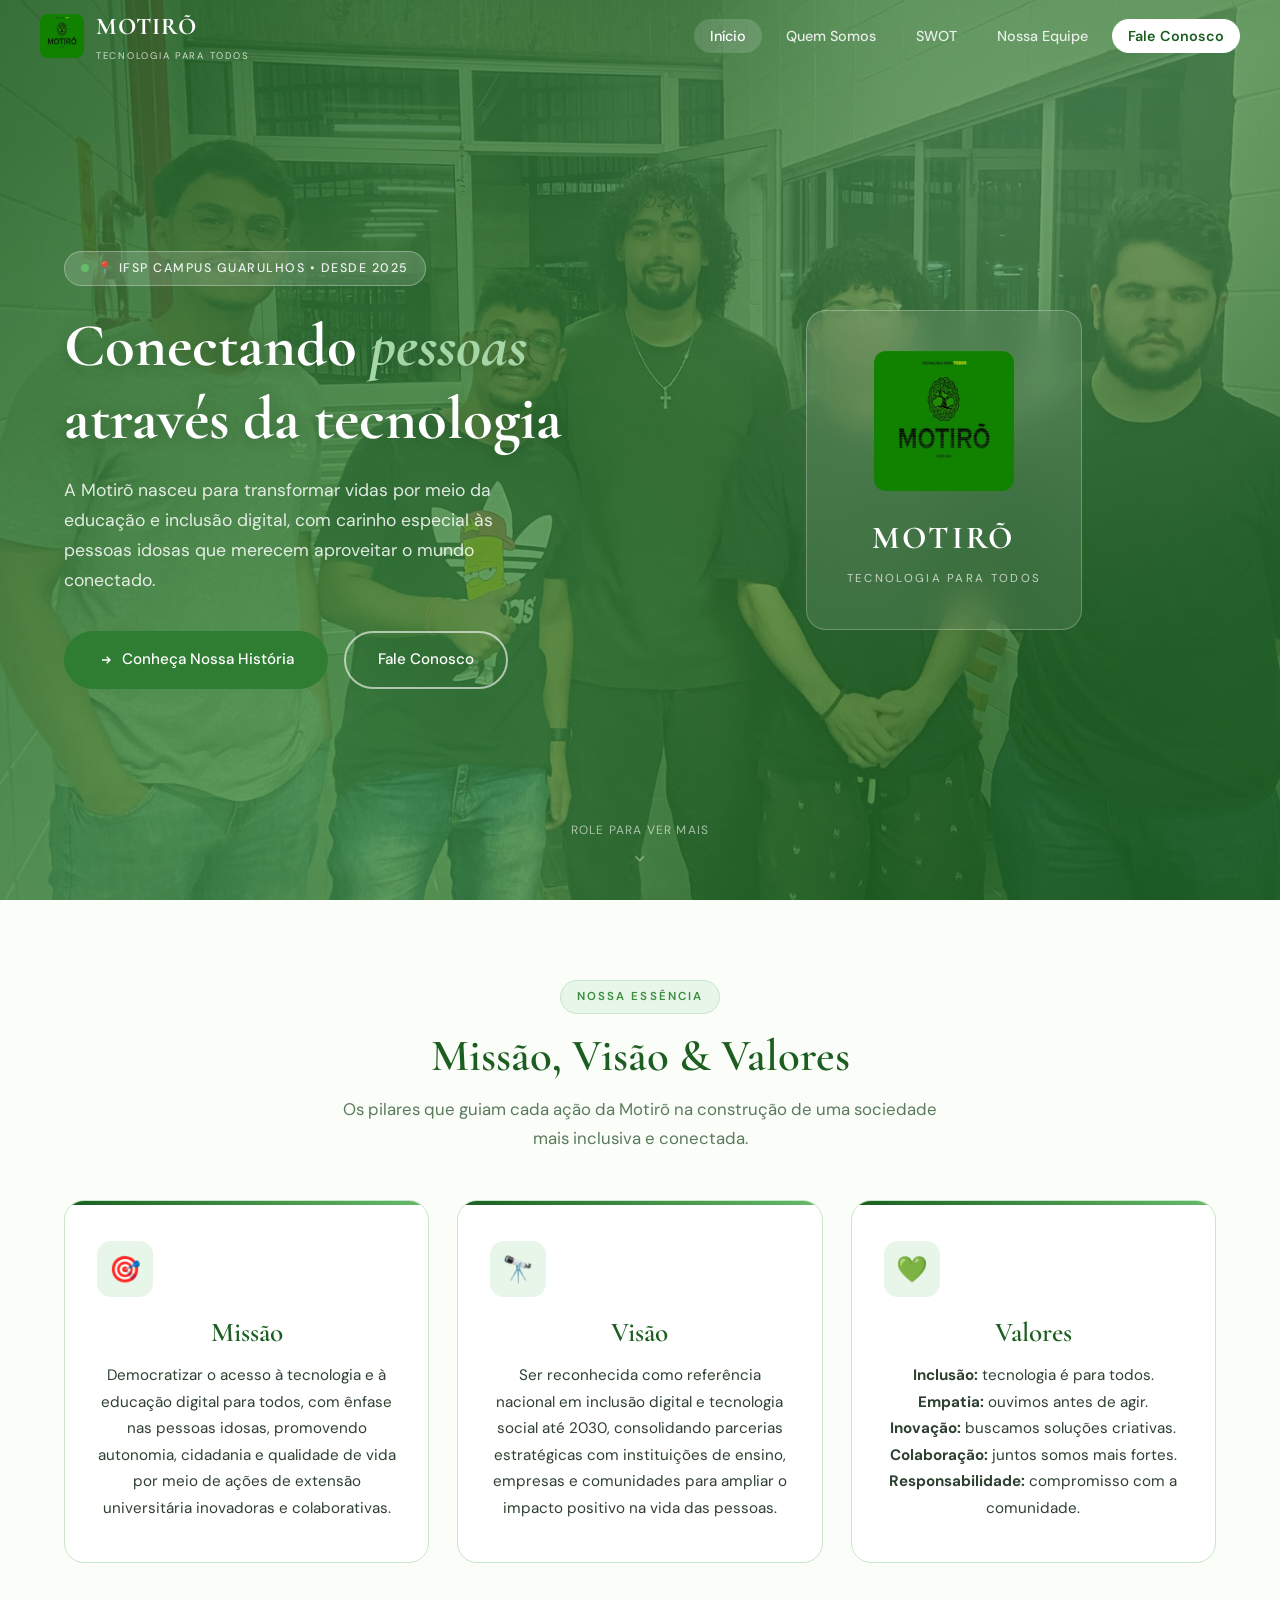
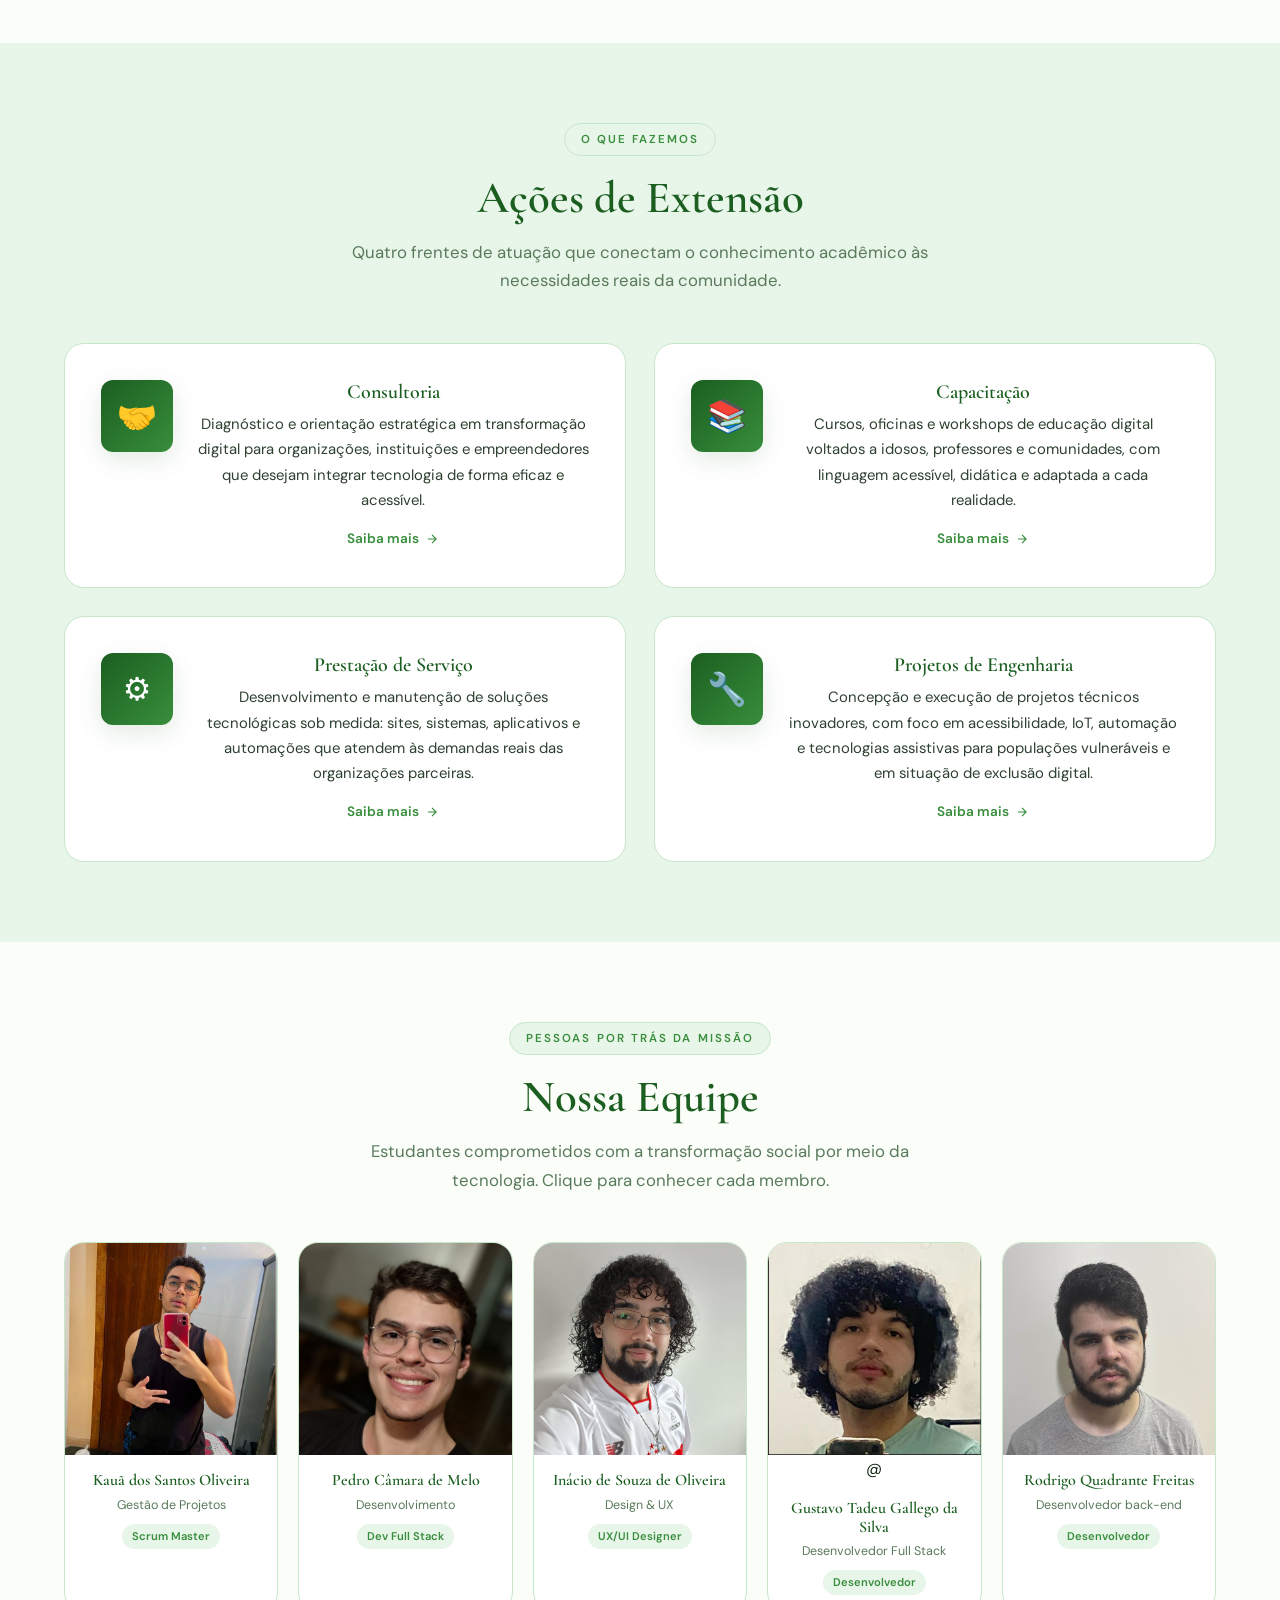
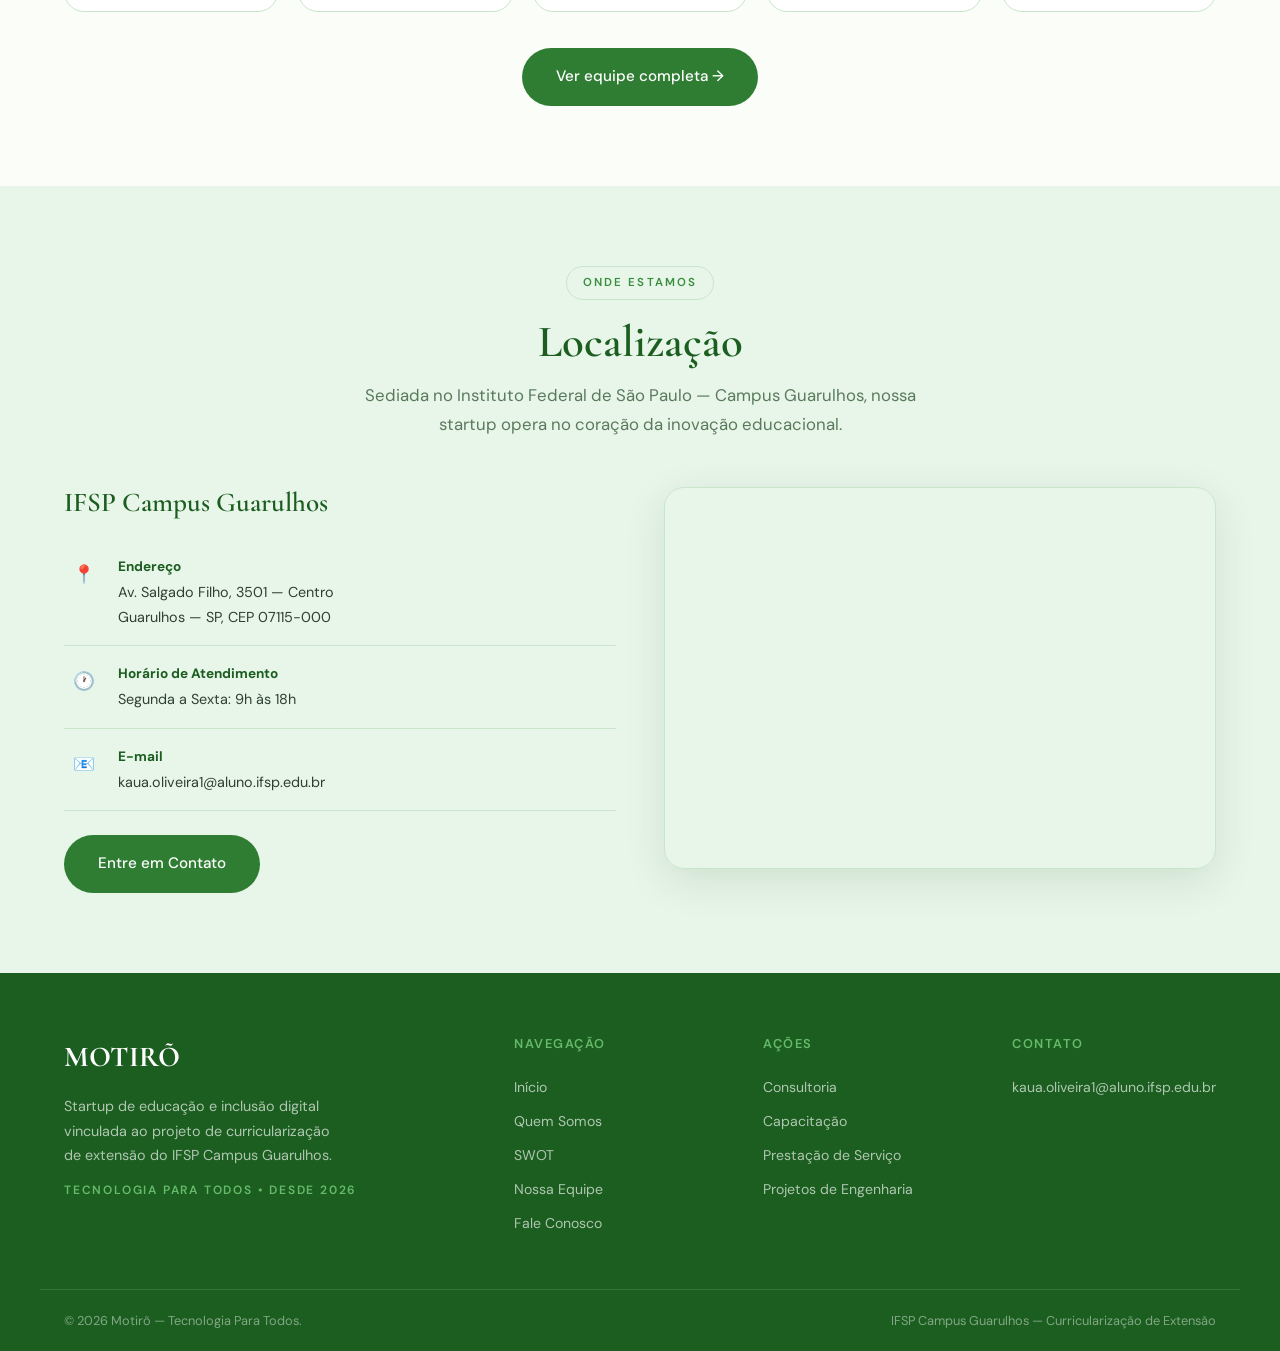
<file: index.html>
<!DOCTYPE html>
<html lang="pt-BR">
<head>
  <meta charset="UTF-8">
  <meta name="viewport" content="width=device-width, initial-scale=1.0">
  <meta name="description" content="Motirõ — Tecnologia Para Todos. Educação e inclusão digital com foco em idosos. IFSP Campus Guarulhos.">
  <title>Motirõ — Tecnologia Para Todos</title>
  <link rel="stylesheet" href="css/style.css?v=2">
    <link rel="icon" type="image/jpeg" href="assets/logo.jpeg">
</head>
<body>

  <!-- ══════════════ NAVBAR ══════════════ -->
  <nav class="navbar" id="navbar">
    <div class="navbar-inner">
      <a href="index.html" class="navbar-logo">
            <img src="assets/logo.jpeg" alt="Logo Motirõ" onerror="this.style.display='none'">
        <div class="navbar-logo-text">
          MOTIRÕ
          <span>Tecnologia Para Todos</span>
        </div>
      </a>
      <ul class="navbar-nav" id="navMenu">
        <li><a href="index.html" class="active">Início</a></li>
        <li><a href="quem-somos.html">Quem Somos</a></li>
        <li><a href="swot.html">SWOT</a></li>
        <li><a href="personas.html">Nossa Equipe</a></li>
        <li><a href="contato.html" class="btn-nav">Fale Conosco</a></li>
      </ul>
      <button class="hamburger" id="hamburger" aria-label="Menu">
        <span></span><span></span><span></span>
      </button>
    </div>
  </nav>

  <!-- ══════════════ 1ª DOBRA — HERO ══════════════ -->
  <section class="hero" id="inicio">
    <div class="hero-bg"></div>
    <div class="hero-pattern"></div>
    <div class="hero-content">
      <div class="hero-left">
        <div class="hero-tag">📍 IFSP Campus Guarulhos • Desde 2025</div>
        <h1 class="hero-title">
          Conectando <em>pessoas</em><br>através da tecnologia
        </h1>
        <p class="hero-desc">
          A Motirõ nasceu para transformar vidas por meio da educação e inclusão digital,
          com carinho especial às pessoas idosas que merecem aproveitar o mundo conectado.
        </p>
        <div class="hero-btns">
          <a href="quem-somos.html" class="btn btn-primary">
            <svg width="16" height="16" fill="none" stroke="currentColor" stroke-width="2" viewBox="0 0 24 24"><path d="M13 7l5 5-5 5M6 12h12"/></svg>
            Conheça Nossa História
          </a>
          <a href="contato.html" class="btn btn-outline">Fale Conosco</a>
        </div>
      </div>
      <div class="hero-right">
        <div class="hero-logo-box">
                    <img src="assets/logo.jpeg" alt="Logo Motirõ"
               onerror="this.outerHTML='<div style=\'width:140px;height:140px;background:rgba(255,255,255,0.15);border-radius:50%;display:flex;align-items:center;justify-content:center;margin:0 auto 20px;font-size:4rem;\'>🌱</div>'">
          <div class="hero-logo-name">MOTIRÕ</div>
          <div class="hero-logo-sub">Tecnologia Para Todos</div>
        </div>
      </div>
    </div>
    <div class="hero-scroll">
      <span>Role para ver mais</span>
      <svg width="20" height="20" fill="none" stroke="currentColor" stroke-width="2" viewBox="0 0 24 24">
        <path d="M7 10l5 5 5-5"/>
      </svg>
    </div>
  </section>

  <!-- ══════════════ 2ª DOBRA — MISSÃO / VISÃO / VALORES ══════════════ -->
  <section class="section" id="mvv">
    <div class="container text-center">
      <span class="section-label">Nossa Essência</span>
      <h2 class="section-title">Missão, Visão &amp; Valores</h2>
      <p class="section-sub">Os pilares que guiam cada ação da Motirõ na construção de uma sociedade mais inclusiva e conectada.</p>
      <div class="mvv-grid">

        <div class="mvv-card fade-up">
          <div class="mvv-icon">🎯</div>
          <h3>Missão</h3>
          <p>
            Democratizar o acesso à tecnologia e à educação digital para todos, com ênfase nas pessoas idosas,
            promovendo autonomia, cidadania e qualidade de vida por meio de ações de extensão universitária inovadoras
            e colaborativas.
          </p>
        </div>

        <div class="mvv-card fade-up" style="transition-delay:.12s">
          <div class="mvv-icon">🔭</div>
          <h3>Visão</h3>
          <p>
            Ser reconhecida como referência nacional em inclusão digital e tecnologia social até 2030, consolidando
            parcerias estratégicas com instituições de ensino, empresas e comunidades para ampliar o impacto positivo
            na vida das pessoas.
          </p>
        </div>

        <div class="mvv-card fade-up" style="transition-delay:.24s">
          <div class="mvv-icon">💚</div>
          <h3>Valores</h3>
          <p>
            <strong>Inclusão:</strong> tecnologia é para todos.<br>
            <strong>Empatia:</strong> ouvimos antes de agir.<br>
            <strong>Inovação:</strong> buscamos soluções criativas.<br>
            <strong>Colaboração:</strong> juntos somos mais fortes.<br>
            <strong>Responsabilidade:</strong> compromisso com a comunidade.
          </p>
        </div>

      </div>
    </div>
  </section>

  <!-- ══════════════ 3ª DOBRA — AÇÕES DE EXTENSÃO ══════════════ -->
  <section class="section section-alt" id="acoes">
    <div class="container text-center">
      <span class="section-label">O Que Fazemos</span>
      <h2 class="section-title">Ações de Extensão</h2>
      <p class="section-sub">Quatro frentes de atuação que conectam o conhecimento acadêmico às necessidades reais da comunidade.</p>
      <div class="acoes-grid">

        <a href="quem-somos.html#consultoria" class="acao-card fade-up">
          <div class="acao-icon">🤝</div>
          <div class="acao-body">
            <h3>Consultoria</h3>
            <p>Diagnóstico e orientação estratégica em transformação digital para organizações, instituições e
               empreendedores que desejam integrar tecnologia de forma eficaz e acessível.</p>
            <span class="acao-link">
              Saiba mais
              <svg width="14" height="14" fill="none" stroke="currentColor" stroke-width="2" viewBox="0 0 24 24"><path d="M5 12h14M12 5l7 7-7 7"/></svg>
            </span>
          </div>
        </a>

        <a href="quem-somos.html#capacitacao" class="acao-card fade-up" style="transition-delay:.1s">
          <div class="acao-icon">📚</div>
          <div class="acao-body">
            <h3>Capacitação</h3>
            <p>Cursos, oficinas e workshops de educação digital voltados a idosos, professores e comunidades,
               com linguagem acessível, didática e adaptada a cada realidade.</p>
            <span class="acao-link">
              Saiba mais
              <svg width="14" height="14" fill="none" stroke="currentColor" stroke-width="2" viewBox="0 0 24 24"><path d="M5 12h14M12 5l7 7-7 7"/></svg>
            </span>
          </div>
        </a>

        <a href="quem-somos.html#prestacao" class="acao-card fade-up" style="transition-delay:.2s">
          <div class="acao-icon">⚙️</div>
          <div class="acao-body">
            <h3>Prestação de Serviço</h3>
            <p>Desenvolvimento e manutenção de soluções tecnológicas sob medida: sites, sistemas, aplicativos e
               automações que atendem às demandas reais das organizações parceiras.</p>
            <span class="acao-link">
              Saiba mais
              <svg width="14" height="14" fill="none" stroke="currentColor" stroke-width="2" viewBox="0 0 24 24"><path d="M5 12h14M12 5l7 7-7 7"/></svg>
            </span>
          </div>
        </a>

        <a href="quem-somos.html#engenharia" class="acao-card fade-up" style="transition-delay:.3s">
          <div class="acao-icon">🔧</div>
          <div class="acao-body">
            <h3>Projetos de Engenharia</h3>
            <p>Concepção e execução de projetos técnicos inovadores, com foco em acessibilidade, IoT, automação
               e tecnologias assistivas para populações vulneráveis e em situação de exclusão digital.</p>
            <span class="acao-link">
              Saiba mais
              <svg width="14" height="14" fill="none" stroke="currentColor" stroke-width="2" viewBox="0 0 24 24"><path d="M5 12h14M12 5l7 7-7 7"/></svg>
            </span>
          </div>
        </a>

      </div>
    </div>
  </section>

  <!-- ══════════════ 4ª DOBRA — EQUIPE ══════════════ -->
  <section class="section" id="equipe">
    <div class="container text-center">
      <span class="section-label">Pessoas por trás da missão</span>
      <h2 class="section-title">Nossa Equipe</h2>
      <p class="section-sub">Estudantes comprometidos com a transformação social por meio da tecnologia. Clique para conhecer cada membro.</p>
      <div class="equipe-grid">

        <a href="personas.html#kaua" class="membro-card fade-up">
          <div class="membro-foto">
            <img src="assets/kaua.png" alt="Kauã dos Santos Oliveira">
            <div class="membro-overlay"><span>Ver perfil completo →</span></div>
          </div>
          <div class="membro-info">
            <h4>Kauã dos Santos Oliveira</h4>
            <p>Gestão de Projetos</p>
            <span class="membro-tag">Scrum Master</span>
          </div>
        </a>

        <a href="personas.html#pedro" class="membro-card fade-up" style="transition-delay:.08s">
          <div class="membro-foto">
            <img src="assets/pedro4x5.jpg" alt="Pedro Câmara de Melo">
            <div class="membro-overlay"><span>Ver perfil completo →</span></div>
          </div>
          <div class="membro-info">
            <h4>Pedro Câmara de Melo</h4>
            <p>Desenvolvimento</p>
            <span class="membro-tag">Dev Full Stack</span>
          </div>
        </a>

        <a href="personas.html#inacio" class="membro-card fade-up" style="transition-delay:.16s">
          <div class="membro-foto">
            <img src="assets/inacio.jpeg" alt="Inácio de Souza de Oliveira">
            <div class="membro-overlay"><span>Ver perfil completo →</span></div>
          </div>
          <div class="membro-info">
            <h4>Inácio de Souza de Oliveira</h4>
            <p>Design &amp; UX</p>
            <span class="membro-tag">UX/UI Designer</span>
          </div>
        </a>

        <a href="personas.html#gustavo" class="membro-card fade-up" style="transition-delay:.24s">
          <div class="membro-foto">
            <img src="assets/gustavo.jpeg" alt="Gustavo Tadeu Gallego da Silva">
            <div class="membro-overlay"><span>Ver perfil completo →</span></div>
          </div>@
          <div class="membro-info">
            <h4>Gustavo Tadeu Gallego da Silva</h4>
            <p>Desenvolvedor Full Stack</p>
            <span class="membro-tag">Desenvolvedor</span>
          </div>
        </a>

        <a href="personas.html#rodrigo" class="membro-card fade-up" style="transition-delay:.32s">
          <div class="membro-foto">
            <img src="assets/rodrigo.jpeg" alt="Rodrigo Quadrante Freitas">
            <div class="membro-overlay"><span>Ver perfil completo →</span></div>
          </div>
          <div class="membro-info">
            <h4>Rodrigo Quadrante Freitas</h4>
            <p>Desenvolvedor back-end</p>
            <span class="membro-tag">Desenvolvedor</span>
          </div>
        </a>

      </div>
      <div style="margin-top:36px">
        <a href="personas.html" class="btn btn-primary">Ver equipe completa →</a>
      </div>
    </div>
  </section>

  <!-- ══════════════ 5ª DOBRA — LOCALIZAÇÃO ══════════════ -->
  <section class="section section-alt" id="localizacao">
    <div class="container">
      <div class="text-center">
        <span class="section-label">Onde estamos</span>
        <h2 class="section-title">Localização</h2>
        <p class="section-sub">Sediada no Instituto Federal de São Paulo — Campus Guarulhos, nossa startup opera no coração da inovação educacional.</p>
      </div>
      <div class="localizacao-grid">
        <div class="localizacao-info fade-up">
          <h3>IFSP Campus Guarulhos</h3>
          <div class="info-item">
            <div class="info-icon">📍</div>
            <div>
              <strong>Endereço</strong>
              <p>Av. Salgado Filho, 3501 — Centro<br>Guarulhos — SP, CEP 07115-000</p>
            </div>
          </div>
          <div class="info-item">
            <div class="info-icon">🕐</div>
            <div>
              <strong>Horário de Atendimento</strong>
              <p>Segunda a Sexta: 9h às 18h<br></p>
            </div>
          </div>
          <div class="info-item">
            <div class="info-icon">📧</div>
            <div>
              <strong>E-mail</strong>
              <p>kaua.oliveira1@aluno.ifsp.edu.br</p>
            </div>
          </div>
          <div style="margin-top:24px">
            <a href="contato.html" class="btn btn-primary">Entre em Contato</a>
          </div>
        </div>
        <div class="mapa-embed fade-up" style="transition-delay:.15s">
          <iframe
            src="https://www.google.com/maps/embed?pb=!1m18!1m12!1m3!1d4532.85199158448!2d-46.539966323770614!3d-23.43882265710353!2m3!1f0!2f0!3f0!3m2!1i1024!2i768!4f13.1!3m3!1m2!1s0x94cef51fbe5f8681%3A0x1f8cf929993dc97!2sInstituto%20Federal%20de%20Educa%C3%A7%C3%A3o%2C%20Ci%C3%AAncia%20e%20Tecnologia%20de%20S%C3%A3o%20Paulo%20IFSP%20Guarulhos!5e1!3m2!1spt-BR!2sbr!4v1775076987130!5m2!1spt-BR!2sbr"
            allowfullscreen=""
            loading="lazy"
            referrerpolicy="no-referrer-when-downgrade"
            title="Mapa IFSP Campus Guarulhos">
          </iframe>
        </div>
      </div>
    </div>
  </section>

  <!-- ══════════════ FOOTER ══════════════ -->
  <footer>
    <div class="footer-grid">
      <div class="footer-brand">
        <div class="logo-text">MOTIRÕ</div>
        <p>Startup de educação e inclusão digital vinculada ao projeto de curricularização de extensão do IFSP Campus Guarulhos.</p>
        <div class="tagline">Tecnologia Para Todos • Desde 2026</div>
      </div>
      <div class="footer-col">
        <h5>Navegação</h5>
        <a href="index.html">Início</a>
        <a href="quem-somos.html">Quem Somos</a>
        <a href="swot.html">SWOT</a>
        <a href="personas.html">Nossa Equipe</a>
        <a href="contato.html">Fale Conosco</a>
      </div>
      <div class="footer-col">
        <h5>Ações</h5>
        <a href="quem-somos.html#consultoria">Consultoria</a>
        <a href="quem-somos.html#capacitacao">Capacitação</a>
        <a href="quem-somos.html#prestacao">Prestação de Serviço</a>
        <a href="quem-somos.html#engenharia">Projetos de Engenharia</a>
      </div>
      <div class="footer-col">
        <h5>Contato</h5>
        <a href="mailto:kaua.oliveira1@aluno.ifsp.edu.br">kaua.oliveira1@aluno.ifsp.edu.br</a>
      </div>
    </div>
    <div class="footer-bottom container">
      <span>© 2026 Motirõ — Tecnologia Para Todos.</span>
      <span>IFSP Campus Guarulhos — Curricularização de Extensão</span>
    </div>
  </footer>

  <script>
    // Navbar scroll
    const navbar = document.getElementById('navbar');
    window.addEventListener('scroll', () => {
      navbar.classList.toggle('scrolled', window.scrollY > 60);
    });

    // Hamburger menu
    const hamburger = document.getElementById('hamburger');
    const navMenu   = document.getElementById('navMenu');
    hamburger.addEventListener('click', () => {
      navMenu.classList.toggle('open');
    });

    // Fade-up on scroll
    const observer = new IntersectionObserver((entries) => {
      entries.forEach(e => { if (e.isIntersecting) e.target.classList.add('visible'); });
    }, { threshold: 0.12 });
    document.querySelectorAll('.fade-up').forEach(el => observer.observe(el));
  </script>
</body>
</html>
</file>
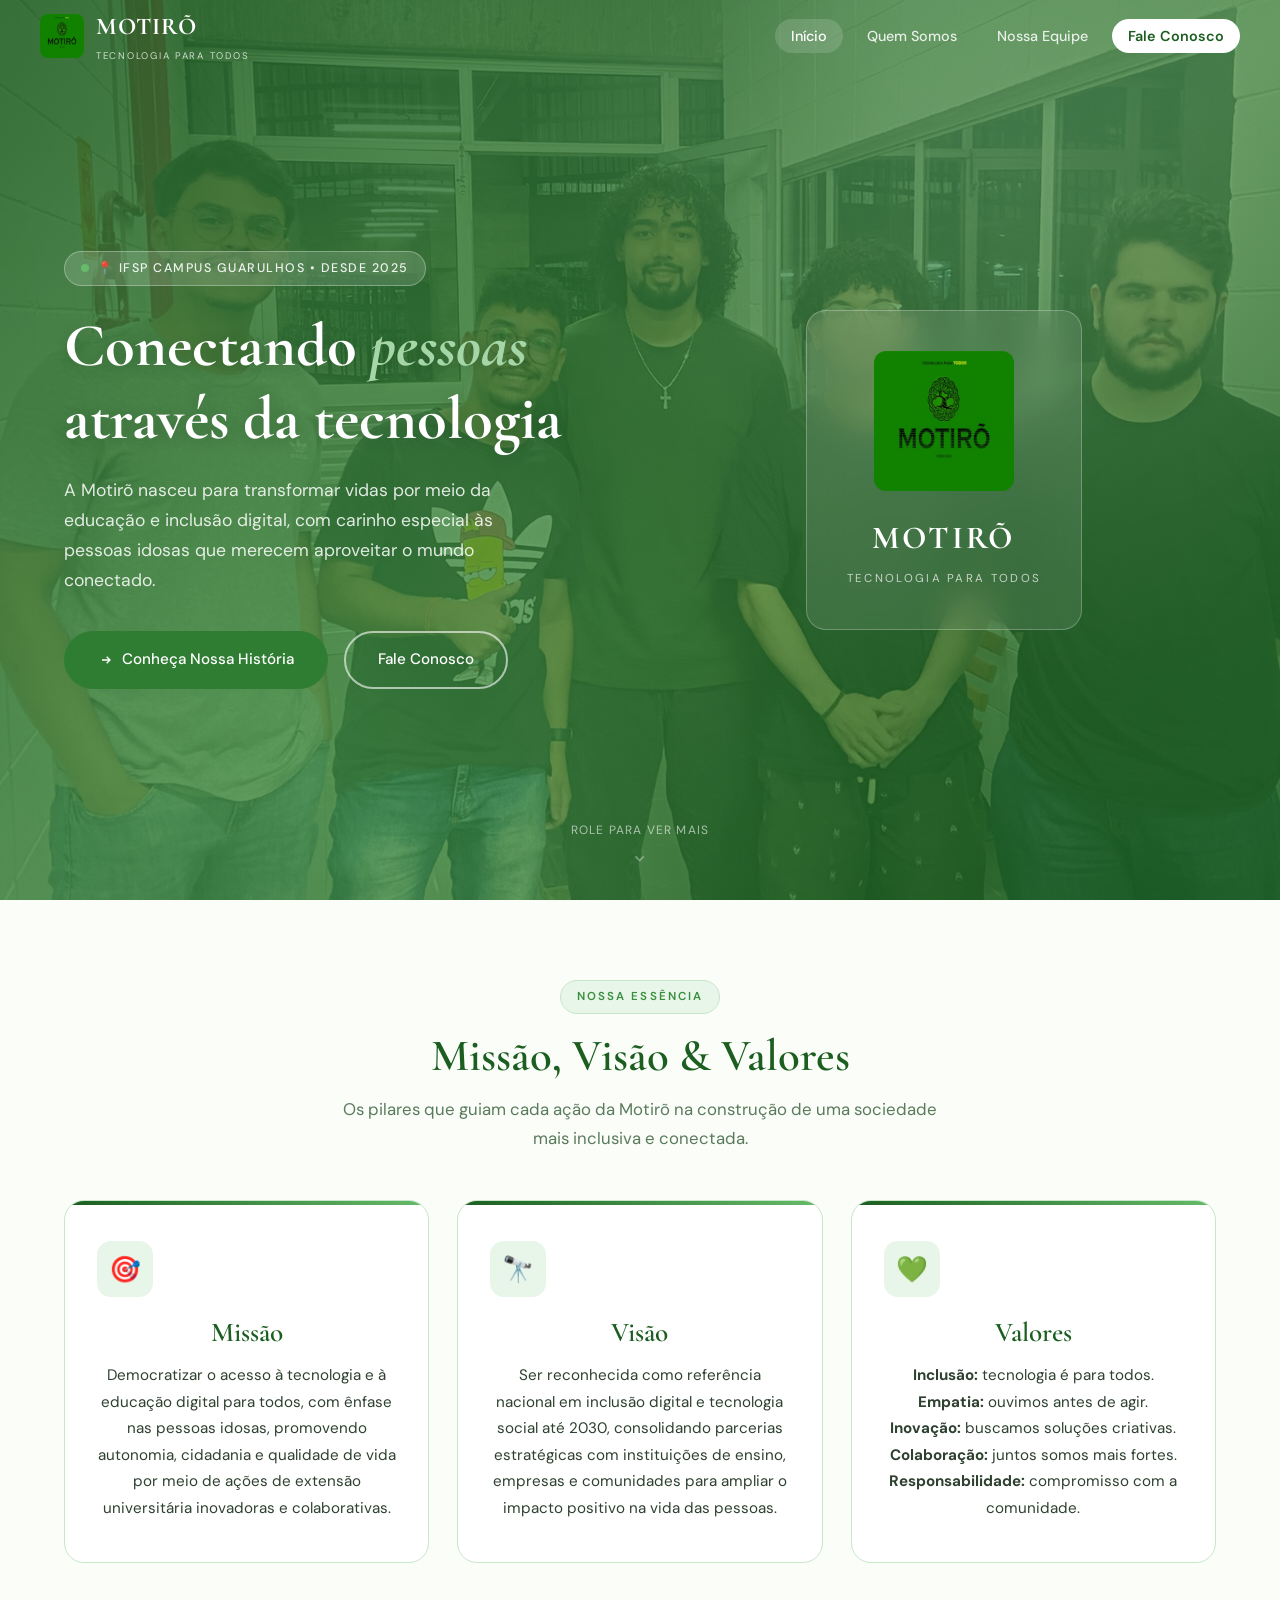
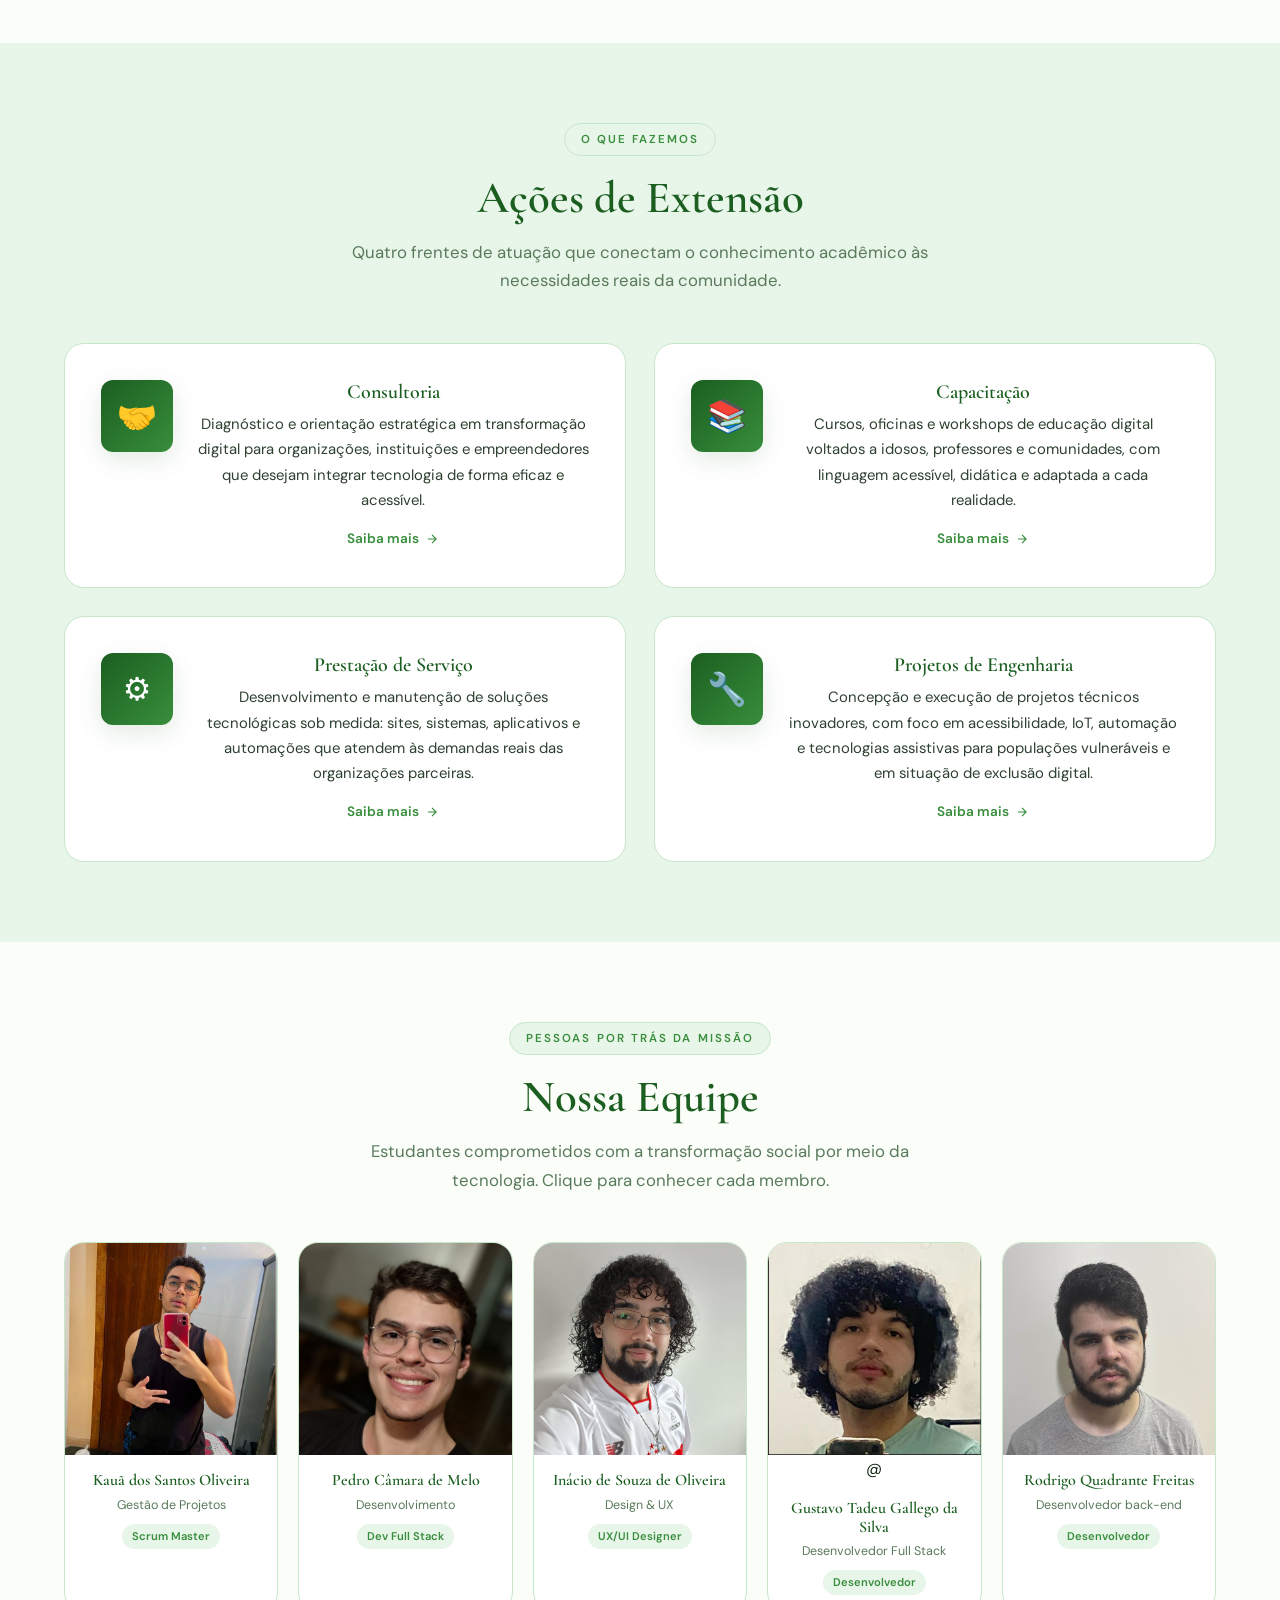
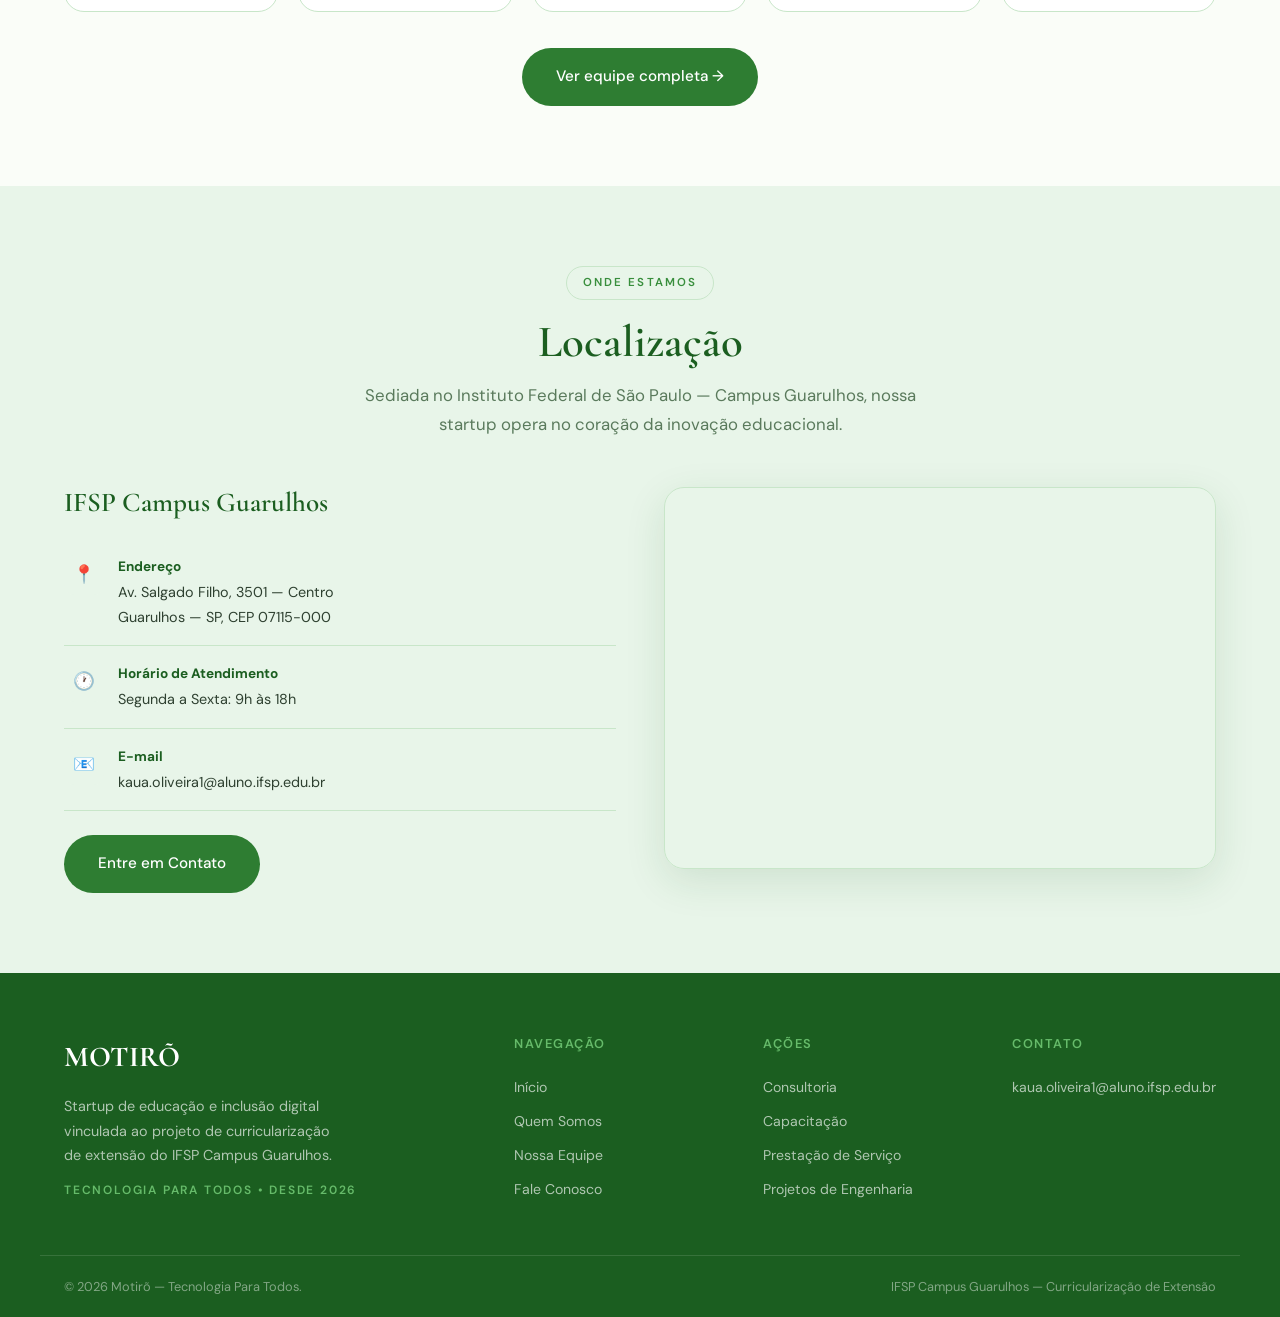
<file: motiro/index.html>
<!DOCTYPE html>
<html lang="pt-BR">
<head>
  <meta charset="UTF-8">
  <meta name="viewport" content="width=device-width, initial-scale=1.0">
  <meta name="description" content="Motirõ — Tecnologia Para Todos. Educação e inclusão digital com foco em idosos. IFSP Campus Guarulhos.">
  <title>Motirõ — Tecnologia Para Todos</title>
  <link rel="stylesheet" href="css/style.css?v=2">
    <link rel="icon" type="image/jpeg" href="assets/logo.jpeg">
</head>
<body>

  <!-- ══════════════ NAVBAR ══════════════ -->
  <nav class="navbar" id="navbar">
    <div class="navbar-inner">
      <a href="index.html" class="navbar-logo">
            <img src="assets/logo.jpeg" alt="Logo Motirõ" onerror="this.style.display='none'">
        <div class="navbar-logo-text">
          MOTIRÕ
          <span>Tecnologia Para Todos</span>
        </div>
      </a>
      <ul class="navbar-nav" id="navMenu">
        <li><a href="index.html" class="active">Início</a></li>
        <li><a href="quem-somos.html">Quem Somos</a></li>
        <li><a href="personas.html">Nossa Equipe</a></li>
        <li><a href="contato.html" class="btn-nav">Fale Conosco</a></li>
      </ul>
      <button class="hamburger" id="hamburger" aria-label="Menu">
        <span></span><span></span><span></span>
      </button>
    </div>
  </nav>

  <!-- ══════════════ 1ª DOBRA — HERO ══════════════ -->
  <section class="hero" id="inicio">
    <div class="hero-bg"></div>
    <div class="hero-pattern"></div>
    <div class="hero-content">
      <div class="hero-left">
        <div class="hero-tag">📍 IFSP Campus Guarulhos • Desde 2025</div>
        <h1 class="hero-title">
          Conectando <em>pessoas</em><br>através da tecnologia
        </h1>
        <p class="hero-desc">
          A Motirõ nasceu para transformar vidas por meio da educação e inclusão digital,
          com carinho especial às pessoas idosas que merecem aproveitar o mundo conectado.
        </p>
        <div class="hero-btns">
          <a href="quem-somos.html" class="btn btn-primary">
            <svg width="16" height="16" fill="none" stroke="currentColor" stroke-width="2" viewBox="0 0 24 24"><path d="M13 7l5 5-5 5M6 12h12"/></svg>
            Conheça Nossa História
          </a>
          <a href="contato.html" class="btn btn-outline">Fale Conosco</a>
        </div>
      </div>
      <div class="hero-right">
        <div class="hero-logo-box">
                    <img src="assets/logo.jpeg" alt="Logo Motirõ"
               onerror="this.outerHTML='<div style=\'width:140px;height:140px;background:rgba(255,255,255,0.15);border-radius:50%;display:flex;align-items:center;justify-content:center;margin:0 auto 20px;font-size:4rem;\'>🌱</div>'">
          <div class="hero-logo-name">MOTIRÕ</div>
          <div class="hero-logo-sub">Tecnologia Para Todos</div>
        </div>
      </div>
    </div>
    <div class="hero-scroll">
      <span>Role para ver mais</span>
      <svg width="20" height="20" fill="none" stroke="currentColor" stroke-width="2" viewBox="0 0 24 24">
        <path d="M7 10l5 5 5-5"/>
      </svg>
    </div>
  </section>

  <!-- ══════════════ 2ª DOBRA — MISSÃO / VISÃO / VALORES ══════════════ -->
  <section class="section" id="mvv">
    <div class="container text-center">
      <span class="section-label">Nossa Essência</span>
      <h2 class="section-title">Missão, Visão &amp; Valores</h2>
      <p class="section-sub">Os pilares que guiam cada ação da Motirõ na construção de uma sociedade mais inclusiva e conectada.</p>
      <div class="mvv-grid">

        <div class="mvv-card fade-up">
          <div class="mvv-icon">🎯</div>
          <h3>Missão</h3>
          <p>
            Democratizar o acesso à tecnologia e à educação digital para todos, com ênfase nas pessoas idosas,
            promovendo autonomia, cidadania e qualidade de vida por meio de ações de extensão universitária inovadoras
            e colaborativas.
          </p>
        </div>

        <div class="mvv-card fade-up" style="transition-delay:.12s">
          <div class="mvv-icon">🔭</div>
          <h3>Visão</h3>
          <p>
            Ser reconhecida como referência nacional em inclusão digital e tecnologia social até 2030, consolidando
            parcerias estratégicas com instituições de ensino, empresas e comunidades para ampliar o impacto positivo
            na vida das pessoas.
          </p>
        </div>

        <div class="mvv-card fade-up" style="transition-delay:.24s">
          <div class="mvv-icon">💚</div>
          <h3>Valores</h3>
          <p>
            <strong>Inclusão:</strong> tecnologia é para todos.<br>
            <strong>Empatia:</strong> ouvimos antes de agir.<br>
            <strong>Inovação:</strong> buscamos soluções criativas.<br>
            <strong>Colaboração:</strong> juntos somos mais fortes.<br>
            <strong>Responsabilidade:</strong> compromisso com a comunidade.
          </p>
        </div>

      </div>
    </div>
  </section>

  <!-- ══════════════ 3ª DOBRA — AÇÕES DE EXTENSÃO ══════════════ -->
  <section class="section section-alt" id="acoes">
    <div class="container text-center">
      <span class="section-label">O Que Fazemos</span>
      <h2 class="section-title">Ações de Extensão</h2>
      <p class="section-sub">Quatro frentes de atuação que conectam o conhecimento acadêmico às necessidades reais da comunidade.</p>
      <div class="acoes-grid">

        <a href="quem-somos.html#consultoria" class="acao-card fade-up">
          <div class="acao-icon">🤝</div>
          <div class="acao-body">
            <h3>Consultoria</h3>
            <p>Diagnóstico e orientação estratégica em transformação digital para organizações, instituições e
               empreendedores que desejam integrar tecnologia de forma eficaz e acessível.</p>
            <span class="acao-link">
              Saiba mais
              <svg width="14" height="14" fill="none" stroke="currentColor" stroke-width="2" viewBox="0 0 24 24"><path d="M5 12h14M12 5l7 7-7 7"/></svg>
            </span>
          </div>
        </a>

        <a href="quem-somos.html#capacitacao" class="acao-card fade-up" style="transition-delay:.1s">
          <div class="acao-icon">📚</div>
          <div class="acao-body">
            <h3>Capacitação</h3>
            <p>Cursos, oficinas e workshops de educação digital voltados a idosos, professores e comunidades,
               com linguagem acessível, didática e adaptada a cada realidade.</p>
            <span class="acao-link">
              Saiba mais
              <svg width="14" height="14" fill="none" stroke="currentColor" stroke-width="2" viewBox="0 0 24 24"><path d="M5 12h14M12 5l7 7-7 7"/></svg>
            </span>
          </div>
        </a>

        <a href="quem-somos.html#prestacao" class="acao-card fade-up" style="transition-delay:.2s">
          <div class="acao-icon">⚙️</div>
          <div class="acao-body">
            <h3>Prestação de Serviço</h3>
            <p>Desenvolvimento e manutenção de soluções tecnológicas sob medida: sites, sistemas, aplicativos e
               automações que atendem às demandas reais das organizações parceiras.</p>
            <span class="acao-link">
              Saiba mais
              <svg width="14" height="14" fill="none" stroke="currentColor" stroke-width="2" viewBox="0 0 24 24"><path d="M5 12h14M12 5l7 7-7 7"/></svg>
            </span>
          </div>
        </a>

        <a href="quem-somos.html#engenharia" class="acao-card fade-up" style="transition-delay:.3s">
          <div class="acao-icon">🔧</div>
          <div class="acao-body">
            <h3>Projetos de Engenharia</h3>
            <p>Concepção e execução de projetos técnicos inovadores, com foco em acessibilidade, IoT, automação
               e tecnologias assistivas para populações vulneráveis e em situação de exclusão digital.</p>
            <span class="acao-link">
              Saiba mais
              <svg width="14" height="14" fill="none" stroke="currentColor" stroke-width="2" viewBox="0 0 24 24"><path d="M5 12h14M12 5l7 7-7 7"/></svg>
            </span>
          </div>
        </a>

      </div>
    </div>
  </section>

  <!-- ══════════════ 4ª DOBRA — EQUIPE ══════════════ -->
  <section class="section" id="equipe">
    <div class="container text-center">
      <span class="section-label">Pessoas por trás da missão</span>
      <h2 class="section-title">Nossa Equipe</h2>
      <p class="section-sub">Estudantes comprometidos com a transformação social por meio da tecnologia. Clique para conhecer cada membro.</p>
      <div class="equipe-grid">

        <a href="personas.html#kaua" class="membro-card fade-up">
          <div class="membro-foto">
            <img src="assets/kaua.png" alt="Kauã dos Santos Oliveira">
            <div class="membro-overlay"><span>Ver perfil completo →</span></div>
          </div>
          <div class="membro-info">
            <h4>Kauã dos Santos Oliveira</h4>
            <p>Gestão de Projetos</p>
            <span class="membro-tag">Scrum Master</span>
          </div>
        </a>

        <a href="personas.html#pedro" class="membro-card fade-up" style="transition-delay:.08s">
          <div class="membro-foto">
            <img src="assets/pedro4x5.jpg" alt="Pedro Câmara de Melo">
            <div class="membro-overlay"><span>Ver perfil completo →</span></div>
          </div>
          <div class="membro-info">
            <h4>Pedro Câmara de Melo</h4>
            <p>Desenvolvimento</p>
            <span class="membro-tag">Dev Full Stack</span>
          </div>
        </a>

        <a href="personas.html#inacio" class="membro-card fade-up" style="transition-delay:.16s">
          <div class="membro-foto">
            <img src="assets/inacio.jpeg" alt="Inácio de Souza de Oliveira">
            <div class="membro-overlay"><span>Ver perfil completo →</span></div>
          </div>
          <div class="membro-info">
            <h4>Inácio de Souza de Oliveira</h4>
            <p>Design &amp; UX</p>
            <span class="membro-tag">UX/UI Designer</span>
          </div>
        </a>

        <a href="personas.html#gustavo" class="membro-card fade-up" style="transition-delay:.24s">
          <div class="membro-foto">
            <img src="assets/gustavo.jpeg" alt="Gustavo Tadeu Gallego da Silva">
            <div class="membro-overlay"><span>Ver perfil completo →</span></div>
          </div>@
          <div class="membro-info">
            <h4>Gustavo Tadeu Gallego da Silva</h4>
            <p>Desenvolvedor Full Stack</p>
            <span class="membro-tag">Desenvolvedor</span>
          </div>
        </a>

        <a href="personas.html#rodrigo" class="membro-card fade-up" style="transition-delay:.32s">
          <div class="membro-foto">
            <img src="assets/rodrigo.jpeg" alt="Rodrigo Quadrante Freitas">
            <div class="membro-overlay"><span>Ver perfil completo →</span></div>
          </div>
          <div class="membro-info">
            <h4>Rodrigo Quadrante Freitas</h4>
            <p>Desenvolvedor back-end</p>
            <span class="membro-tag">Desenvolvedor</span>
          </div>
        </a>

      </div>
      <div style="margin-top:36px">
        <a href="personas.html" class="btn btn-primary">Ver equipe completa →</a>
      </div>
    </div>
  </section>

  <!-- ══════════════ 5ª DOBRA — LOCALIZAÇÃO ══════════════ -->
  <section class="section section-alt" id="localizacao">
    <div class="container">
      <div class="text-center">
        <span class="section-label">Onde estamos</span>
        <h2 class="section-title">Localização</h2>
        <p class="section-sub">Sediada no Instituto Federal de São Paulo — Campus Guarulhos, nossa startup opera no coração da inovação educacional.</p>
      </div>
      <div class="localizacao-grid">
        <div class="localizacao-info fade-up">
          <h3>IFSP Campus Guarulhos</h3>
          <div class="info-item">
            <div class="info-icon">📍</div>
            <div>
              <strong>Endereço</strong>
              <p>Av. Salgado Filho, 3501 — Centro<br>Guarulhos — SP, CEP 07115-000</p>
            </div>
          </div>
          <div class="info-item">
            <div class="info-icon">🕐</div>
            <div>
              <strong>Horário de Atendimento</strong>
              <p>Segunda a Sexta: 9h às 18h<br></p>
            </div>
          </div>
          <div class="info-item">
            <div class="info-icon">📧</div>
            <div>
              <strong>E-mail</strong>
              <p>kaua.oliveira1@aluno.ifsp.edu.br</p>
            </div>
          </div>
          <div style="margin-top:24px">
            <a href="contato.html" class="btn btn-primary">Entre em Contato</a>
          </div>
        </div>
        <div class="mapa-embed fade-up" style="transition-delay:.15s">
          <iframe
            src="https://www.google.com/maps/embed?pb=!1m18!1m12!1m3!1d4532.85199158448!2d-46.539966323770614!3d-23.43882265710353!2m3!1f0!2f0!3f0!3m2!1i1024!2i768!4f13.1!3m3!1m2!1s0x94cef51fbe5f8681%3A0x1f8cf929993dc97!2sInstituto%20Federal%20de%20Educa%C3%A7%C3%A3o%2C%20Ci%C3%AAncia%20e%20Tecnologia%20de%20S%C3%A3o%20Paulo%20IFSP%20Guarulhos!5e1!3m2!1spt-BR!2sbr!4v1775076987130!5m2!1spt-BR!2sbr"
            allowfullscreen=""
            loading="lazy"
            referrerpolicy="no-referrer-when-downgrade"
            title="Mapa IFSP Campus Guarulhos">
          </iframe>
        </div>
      </div>
    </div>
  </section>

  <!-- ══════════════ FOOTER ══════════════ -->
  <footer>
    <div class="footer-grid">
      <div class="footer-brand">
        <div class="logo-text">MOTIRÕ</div>
        <p>Startup de educação e inclusão digital vinculada ao projeto de curricularização de extensão do IFSP Campus Guarulhos.</p>
        <div class="tagline">Tecnologia Para Todos • Desde 2026</div>
      </div>
      <div class="footer-col">
        <h5>Navegação</h5>
        <a href="index.html">Início</a>
        <a href="quem-somos.html">Quem Somos</a>
        <a href="personas.html">Nossa Equipe</a>
        <a href="contato.html">Fale Conosco</a>
      </div>
      <div class="footer-col">
        <h5>Ações</h5>
        <a href="quem-somos.html#consultoria">Consultoria</a>
        <a href="quem-somos.html#capacitacao">Capacitação</a>
        <a href="quem-somos.html#prestacao">Prestação de Serviço</a>
        <a href="quem-somos.html#engenharia">Projetos de Engenharia</a>
      </div>
      <div class="footer-col">
        <h5>Contato</h5>
        <a href="mailto:kaua.oliveira1@aluno.ifsp.edu.br">kaua.oliveira1@aluno.ifsp.edu.br</a>
      </div>
    </div>
    <div class="footer-bottom container">
      <span>© 2026 Motirõ — Tecnologia Para Todos.</span>
      <span>IFSP Campus Guarulhos — Curricularização de Extensão</span>
    </div>
  </footer>

  <script>
    // Navbar scroll
    const navbar = document.getElementById('navbar');
    window.addEventListener('scroll', () => {
      navbar.classList.toggle('scrolled', window.scrollY > 60);
    });

    // Hamburger menu
    const hamburger = document.getElementById('hamburger');
    const navMenu   = document.getElementById('navMenu');
    hamburger.addEventListener('click', () => {
      navMenu.classList.toggle('open');
    });

    // Fade-up on scroll
    const observer = new IntersectionObserver((entries) => {
      entries.forEach(e => { if (e.isIntersecting) e.target.classList.add('visible'); });
    }, { threshold: 0.12 });
    document.querySelectorAll('.fade-up').forEach(el => observer.observe(el));
  </script>
</body>
</html>
</file>
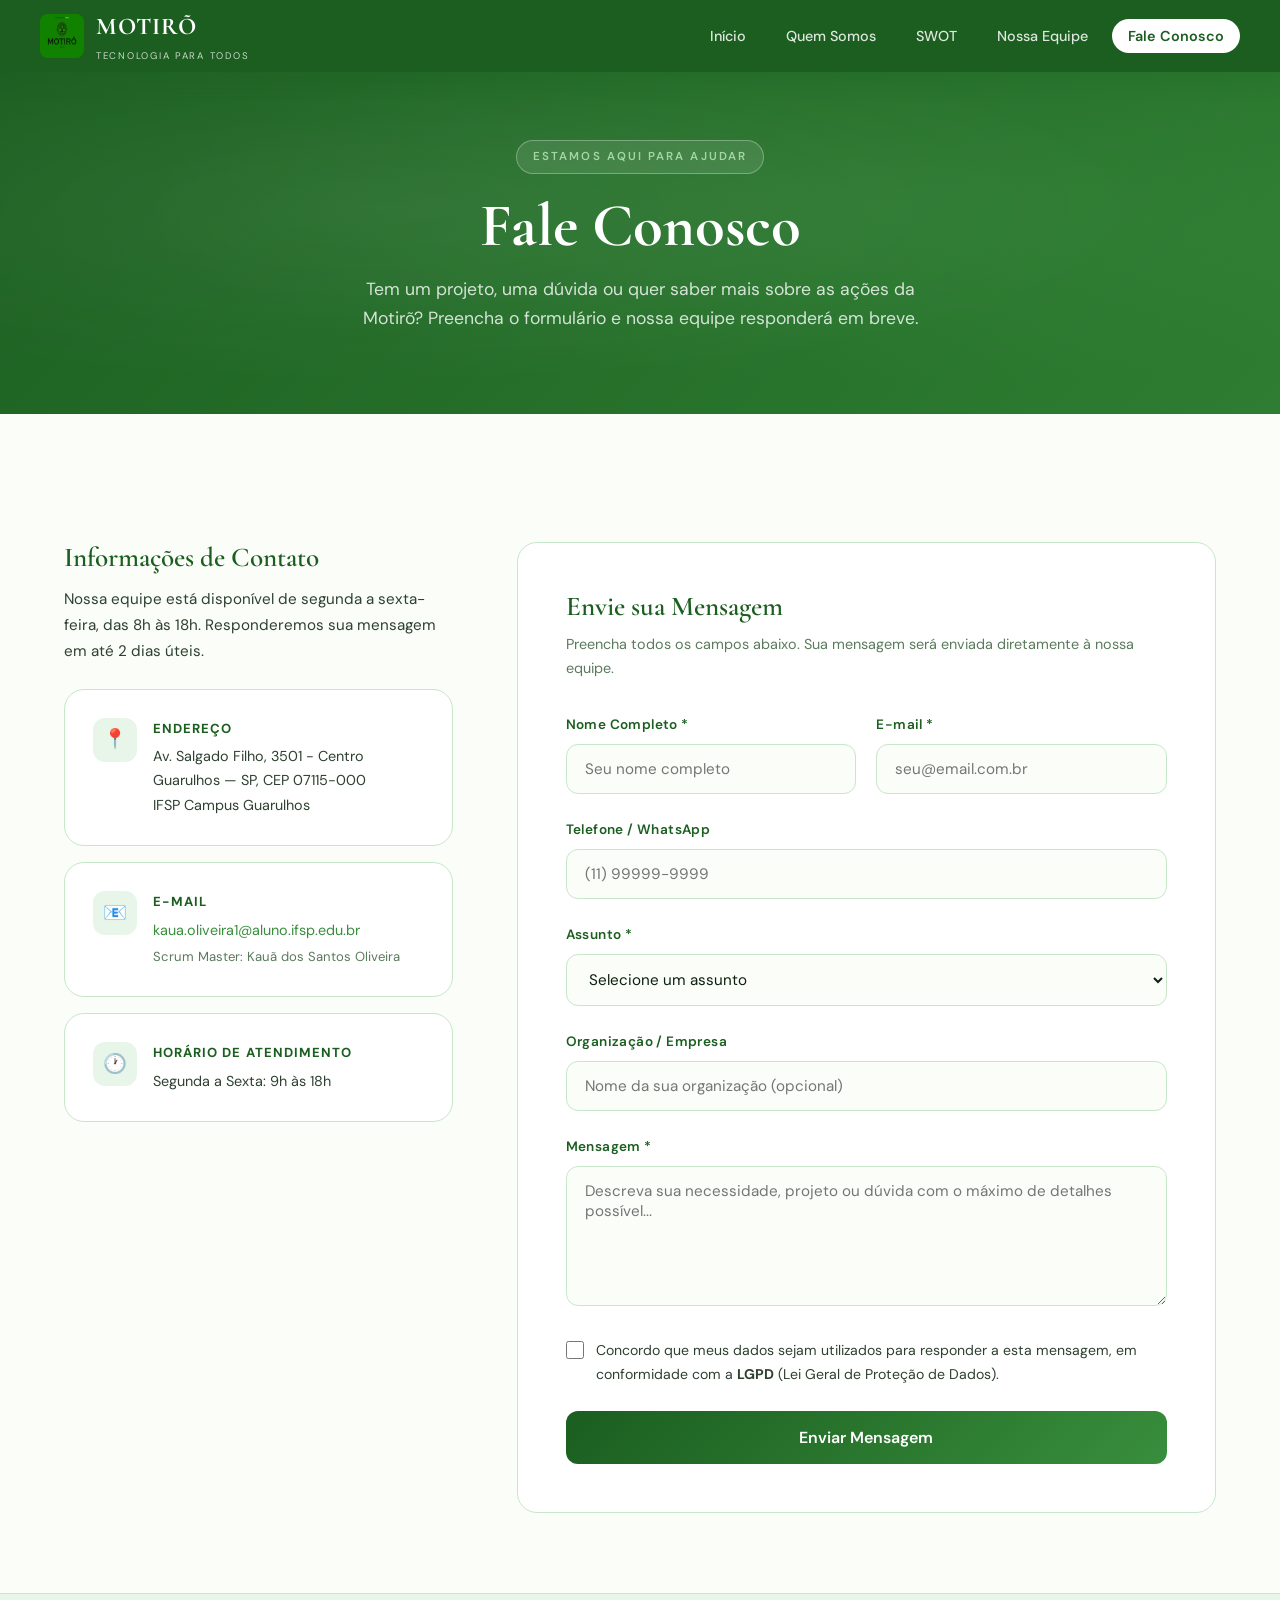
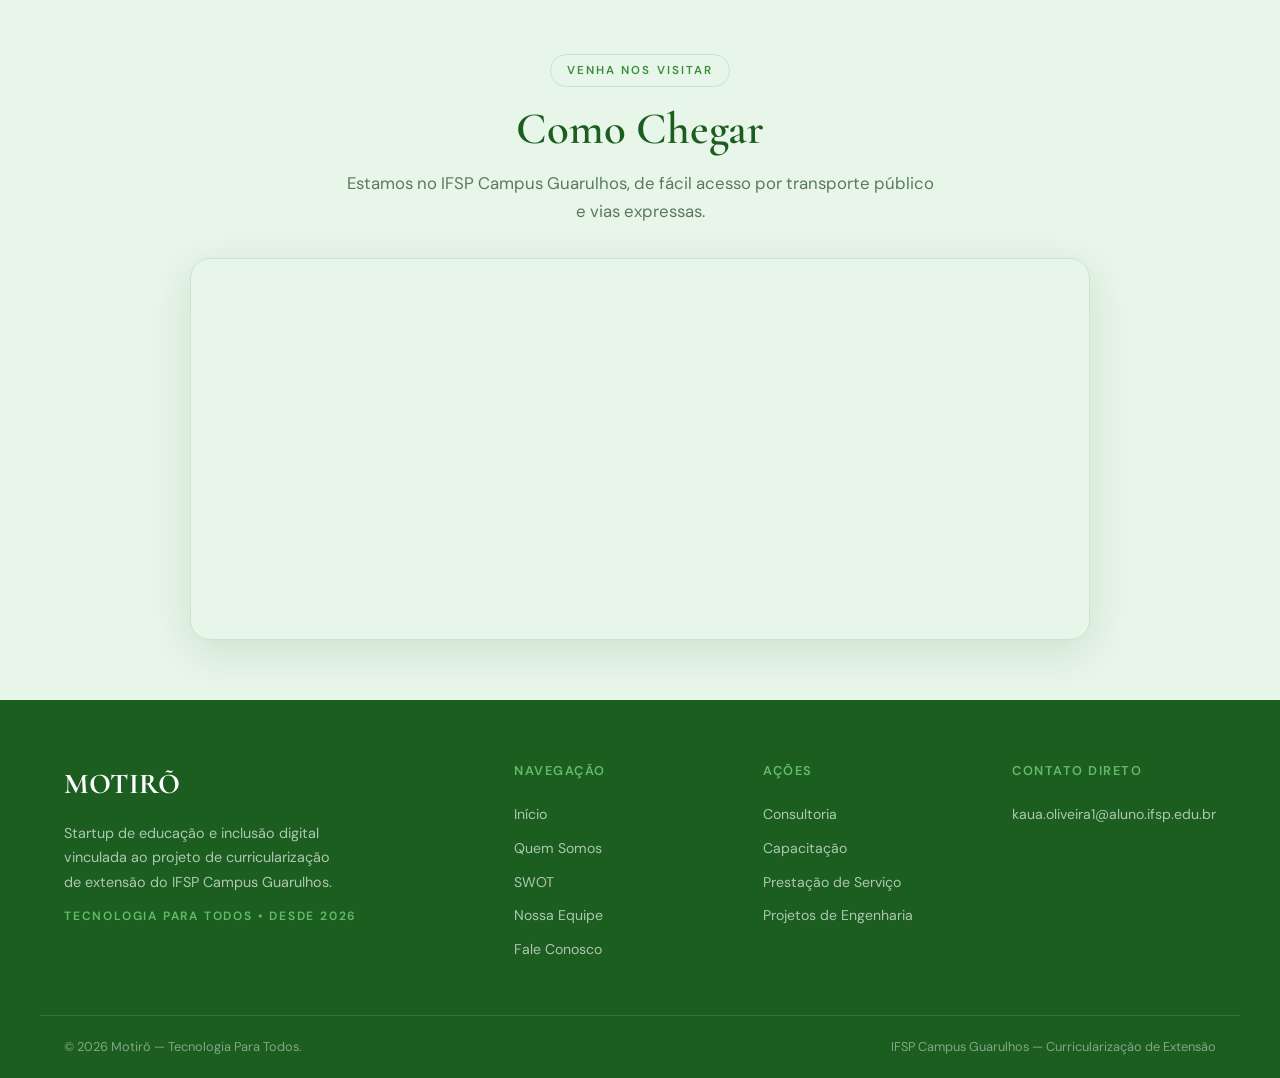
<file: contato.html>
<!DOCTYPE html>
<html lang="pt-BR">
<head>
  <meta charset="UTF-8">
  <meta name="viewport" content="width=device-width, initial-scale=1.0">
  <meta name="description" content="Entre em contato com a Motirõ — Tecnologia Para Todos. IFSP Campus Guarulhos.">
  <title>Contato — Motirõ</title>
  <link rel="stylesheet" href="css/style.css">
    <link rel="icon" type="image/jpeg" href="assets/logo.jpeg">
</head>
<body>

  <!-- NAVBAR -->
  <nav class="navbar solid" id="navbar">
    <div class="navbar-inner">
      <a href="index.html" class="navbar-logo">
            <img src="assets/logo.jpeg" alt="Logo Motirõ" onerror="this.style.display='none'">
        <div class="navbar-logo-text">
          MOTIRÕ
          <span>Tecnologia Para Todos</span>
        </div>
      </a>
      <ul class="navbar-nav" id="navMenu">
        <li><a href="index.html">Início</a></li>
        <li><a href="quem-somos.html">Quem Somos</a></li>
        <li><a href="swot.html">SWOT</a></li>
        <li><a href="personas.html">Nossa Equipe</a></li>
        <li><a href="contato.html" class="btn-nav active">Fale Conosco</a></li>
      </ul>
      <button class="hamburger" id="hamburger" aria-label="Menu">
        <span></span><span></span><span></span>
      </button>
    </div>
  </nav>

  <!-- PAGE HERO -->
  <section class="page-hero">
    <div class="page-hero-content">
      <span class="section-label" style="background:rgba(255,255,255,0.1);border-color:rgba(255,255,255,0.3);color:#A5D6A7">Estamos aqui para ajudar</span>
      <h1>Fale Conosco</h1>
      <p>Tem um projeto, uma dúvida ou quer saber mais sobre as ações da Motirõ? Preencha o formulário e nossa equipe responderá em breve.</p>
    </div>
  </section>

  <!-- CONTATO PRINCIPAL -->
  <section class="section">
    <div class="container">
      <div class="contato-layout">

        <!-- INFO LATERAL -->
        <aside class="fade-up">
          <h3 style="color:var(--verde-primario);margin-bottom:12px">Informações de Contato</h3>
          <p style="color:var(--texto-medio);margin-bottom:24px;font-size:0.95rem">
            Nossa equipe está disponível de segunda a sexta-feira, das 8h às 18h.
            Responderemos sua mensagem em até 2 dias úteis.
          </p>

          <div class="contato-card">
            <div class="contato-card-icon">📍</div>
            <div>
              <h5>Endereço</h5>
              <p>Av. Salgado Filho, 3501 - Centro<br>Guarulhos — SP, CEP 07115-000<br>IFSP Campus Guarulhos</p>
            </div>
          </div>

          <div class="contato-card">
            <div class="contato-card-icon">📧</div>
            <div>
              <h5>E-mail</h5>
              <p><a href="mailto:kaua.oliveira1@aluno.ifsp.edu.br" style="color:var(--verde-vivo)">kaua.oliveira1@aluno.ifsp.edu.br</a></p>
              <p style="font-size:0.82rem;color:var(--texto-leve);margin-top:4px">Scrum Master: Kauã dos Santos Oliveira</p>
            </div>
          </div>

          <div class="contato-card">
            <div class="contato-card-icon">🕐</div>
            <div>
              <h5>Horário de Atendimento</h5>
              <p>Segunda a Sexta: 9h às 18h</p>
            </div>
          </div>
        </aside>

        <!-- FORMULÁRIO -->
        <div class="fade-up" style="transition-delay:.12s">
          <div class="form-box">
            <h3 style="color:var(--verde-primario);margin-bottom:8px">Envie sua Mensagem</h3>
            <p style="color:var(--texto-leve);font-size:0.9rem;margin-bottom:32px">
              Preencha todos os campos abaixo. Sua mensagem será enviada diretamente à nossa equipe.
            </p>

            <!-- Alertas -->
            <div class="alert-success" id="alertSuccess" role="alert">
              ✅ Mensagem enviada com sucesso! Nossa equipe entrará em contato em breve.
            </div>
            <div class="alert-error" id="alertError" role="alert">
              ❌ Ocorreu um erro ao enviar sua mensagem. Por favor, tente novamente.
            </div>

            <form id="contatoForm" action="php/contato.php" method="POST" novalidate>
              <div class="form-row">
                <div class="form-group">
                  <label for="nome">Nome Completo *</label>
                  <input 
                    type="text" 
                    id="nome" 
                    name="nome" 
                    placeholder="Seu nome completo"
                    required
                    minlength="3"
                  >
                  <span class="field-error" id="nomeError" style="display:none;font-size:0.8rem;color:#C62828;margin-top:4px"></span>
                </div>
                <div class="form-group">
                  <label for="email">E-mail *</label>
                  <input 
                    type="email" 
                    id="email" 
                    name="email" 
                    placeholder="seu@email.com.br"
                    required
                  >
                  <span class="field-error" id="emailError" style="display:none;font-size:0.8rem;color:#C62828;margin-top:4px"></span>
                </div>
              </div>

              <div class="form-group">
                <label for="telefone">Telefone / WhatsApp</label>
                <input 
                  type="tel" 
                  id="telefone" 
                  name="telefone" 
                  placeholder="(11) 99999-9999"
                >
              </div>

              <div class="form-group">
                <label for="assunto">Assunto *</label>
                <select id="assunto" name="assunto" required>
                  <option value="" disabled selected>Selecione um assunto</option>
                  <option value="consultoria">Consultoria em Transformação Digital</option>
                  <option value="capacitacao">Capacitação / Educação Digital</option>
                  <option value="prestacao">Prestação de Serviço Tecnológico</option>
                  <option value="engenharia">Projetos de Engenharia / Tecnologia Assistiva</option>
                  <option value="parceria">Proposta de Parceria</option>
                  <option value="voluntariado">Voluntariado / Colaboração</option>
                  <option value="imprensa">Imprensa / Comunicação</option>
                  <option value="outro">Outro Assunto</option>
                </select>
                <span class="field-error" id="assuntoError" style="display:none;font-size:0.8rem;color:#C62828;margin-top:4px"></span>
              </div>

              <div class="form-group">
                <label for="organizacao">Organização / Empresa</label>
                <input 
                  type="text" 
                  id="organizacao" 
                  name="organizacao" 
                  placeholder="Nome da sua organização (opcional)"
                >
              </div>

              <div class="form-group">
                <label for="mensagem">Mensagem *</label>
                <textarea 
                  id="mensagem" 
                  name="mensagem" 
                  placeholder="Descreva sua necessidade, projeto ou dúvida com o máximo de detalhes possível..."
                  required
                  minlength="20"
                ></textarea>
                <span class="field-error" id="mensagemError" style="display:none;font-size:0.8rem;color:#C62828;margin-top:4px"></span>
              </div>

              <div style="display:flex;align-items:flex-start;gap:12px;margin-bottom:24px">
                <input 
                  type="checkbox" 
                  id="concordo" 
                  name="concordo" 
                  required
                  style="width:18px;height:18px;margin-top:2px;accent-color:var(--verde-primario);flex-shrink:0"
                >
                <label for="concordo" style="font-size:0.88rem;color:var(--texto-medio);cursor:pointer;font-weight:400">
                  Concordo que meus dados sejam utilizados para responder a esta mensagem,
                  em conformidade com a <strong>LGPD</strong> (Lei Geral de Proteção de Dados).
                </label>
              </div>

              <button type="submit" class="form-submit" id="submitBtn">
                <span id="submitText">Enviar Mensagem</span>
                <span id="submitLoading" style="display:none">Enviando...</span>
              </button>
            </form>
          </div>
        </div>
      </div>
    </div>
  </section>

  <!-- MAPA -->
  <section style="background:var(--verde-suave);padding:60px 0;border-top:1px solid var(--borda)">
    <div class="container text-center">
      <span class="section-label">Venha Nos Visitar</span>
      <h2 class="section-title">Como Chegar</h2>
      <p class="section-sub" style="margin-bottom:32px">Estamos no IFSP Campus Guarulhos, de fácil acesso por transporte público e vias expressas.</p>
      <div class="mapa-embed" style="max-width:900px;margin:0 auto">
        <iframe
          src="https://www.google.com/maps/embed?pb=!1m18!1m12!1m3!1d4532.85199158448!2d-46.539966323770614!3d-23.43882265710353!2m3!1f0!2f0!3f0!3m2!1i1024!2i768!4f13.1!3m3!1m2!1s0x94cef51fbe5f8681%3A0x1f8cf929993dc97!2sInstituto%20Federal%20de%20Educa%C3%A7%C3%A3o%2C%20Ci%C3%AAncia%20e%20Tecnologia%20de%20S%C3%A3o%20Paulo%20IFSP%20Guarulhos!5e1!3m2!1spt-BR!2sbr!4v1775076987130!5m2!1spt-BR!2sbr"
          allowfullscreen=""
          loading="lazy"
          referrerpolicy="no-referrer-when-downgrade"
          title="Mapa IFSP Campus Guarulhos">
        </iframe>
      </div>
    </div>
  </section>

  <!-- FOOTER -->
  <footer>
    <div class="footer-grid">
      <div class="footer-brand">
        <div class="logo-text">MOTIRÕ</div>
        <p>Startup de educação e inclusão digital vinculada ao projeto de curricularização de extensão do IFSP Campus Guarulhos.</p>
        <div class="tagline">Tecnologia Para Todos • Desde 2026</div>
      </div>
      <div class="footer-col">
        <h5>Navegação</h5>
        <a href="index.html">Início</a>
        <a href="quem-somos.html">Quem Somos</a>
        <a href="swot.html">SWOT</a>
        <a href="personas.html">Nossa Equipe</a>
        <a href="contato.html">Fale Conosco</a>
      </div>
      <div class="footer-col">
        <h5>Ações</h5>
        <a href="quem-somos.html#consultoria">Consultoria</a>
        <a href="quem-somos.html#capacitacao">Capacitação</a>
        <a href="quem-somos.html#prestacao">Prestação de Serviço</a>
        <a href="quem-somos.html#engenharia">Projetos de Engenharia</a>
      </div>
      <div class="footer-col">
        <h5>Contato Direto</h5>
        <a href="mailto:kaua.oliveira1@aluno.ifsp.edu.br">kaua.oliveira1@aluno.ifsp.edu.br</a>
      </div>
    </div>
    <div class="footer-bottom container">
      <span>© 2026 Motirõ — Tecnologia Para Todos. 
        
      </span>
      <span>IFSP Campus Guarulhos — Curricularização de Extensão</span>
    </div>
  </footer>

  <script>
    // Hamburger
    document.getElementById('hamburger').addEventListener('click', function() {
      document.getElementById('navMenu').classList.toggle('open');
    });

    // Máscara telefone
    document.getElementById('telefone').addEventListener('input', function(e) {
      let v = e.target.value.replace(/\D/g, '');
      if (v.length <= 10) v = v.replace(/(\d{2})(\d{4})(\d{0,4})/, '($1) $2-$3');
      else                v = v.replace(/(\d{2})(\d{5})(\d{0,4})/, '($1) $2-$3');
      e.target.value = v.trim().replace(/-$/, '');
    });

    // Validação e envio AJAX
    const form = document.getElementById('contatoForm');
    form.addEventListener('submit', async function(e) {
      e.preventDefault();
      let valid = true;

      // Limpa erros
      document.querySelectorAll('.field-error').forEach(el => el.style.display = 'none');

      const nome     = document.getElementById('nome');
      const email    = document.getElementById('email');
      const assunto  = document.getElementById('assunto');
      const mensagem = document.getElementById('mensagem');
      const concordo = document.getElementById('concordo');

      if (!nome.value.trim() || nome.value.trim().length < 3) {
        showError('nomeError', 'Por favor, informe seu nome completo.'); valid = false;
      }
      if (!email.value.trim() || !/^[^\s@]+@[^\s@]+\.[^\s@]+$/.test(email.value)) {
        showError('emailError', 'Por favor, informe um e-mail válido.'); valid = false;
      }
      if (!assunto.value) {
        showError('assuntoError', 'Por favor, selecione um assunto.'); valid = false;
      }
      if (!mensagem.value.trim() || mensagem.value.trim().length < 20) {
        showError('mensagemError', 'Por favor, escreva uma mensagem com pelo menos 20 caracteres.'); valid = false;
      }
      if (!concordo.checked) {
        alert('Por favor, concorde com os termos de uso dos seus dados antes de enviar.'); valid = false;
      }

      if (!valid) return;

      const btn      = document.getElementById('submitBtn');
      const txtShow  = document.getElementById('submitText');
      const txtLoad  = document.getElementById('submitLoading');
      btn.disabled   = true;
      txtShow.style.display = 'none';
      txtLoad.style.display = 'inline';

      try {
        const data = new FormData(form);
        const res  = await fetch('php/contato.php', { method: 'POST', body: data });
        const json = await res.json();

        if (json.sucesso) {
          document.getElementById('alertSuccess').style.display = 'block';
          document.getElementById('alertError').style.display   = 'none';
          form.reset();
          window.scrollTo({ top: form.offsetTop - 100, behavior: 'smooth' });
        } else {
          throw new Error(json.mensagem || 'Erro desconhecido');
        }
      } catch (err) {
        document.getElementById('alertError').style.display   = 'block';
        document.getElementById('alertError').textContent     = '❌ ' + (err.message || 'Ocorreu um erro. Tente novamente.');
        document.getElementById('alertSuccess').style.display = 'none';
      } finally {
        btn.disabled = false;
        txtShow.style.display = 'inline';
        txtLoad.style.display = 'none';
      }
    });

    function showError(id, msg) {
      const el = document.getElementById(id);
      el.textContent   = msg;
      el.style.display = 'block';
    }

    // Fade-up
    const obs = new IntersectionObserver(entries => {
      entries.forEach(e => { if (e.isIntersecting) e.target.classList.add('visible'); });
    }, { threshold: 0.1 });
    document.querySelectorAll('.fade-up').forEach(el => obs.observe(el));
  </script>
</body>
</html>
</file>
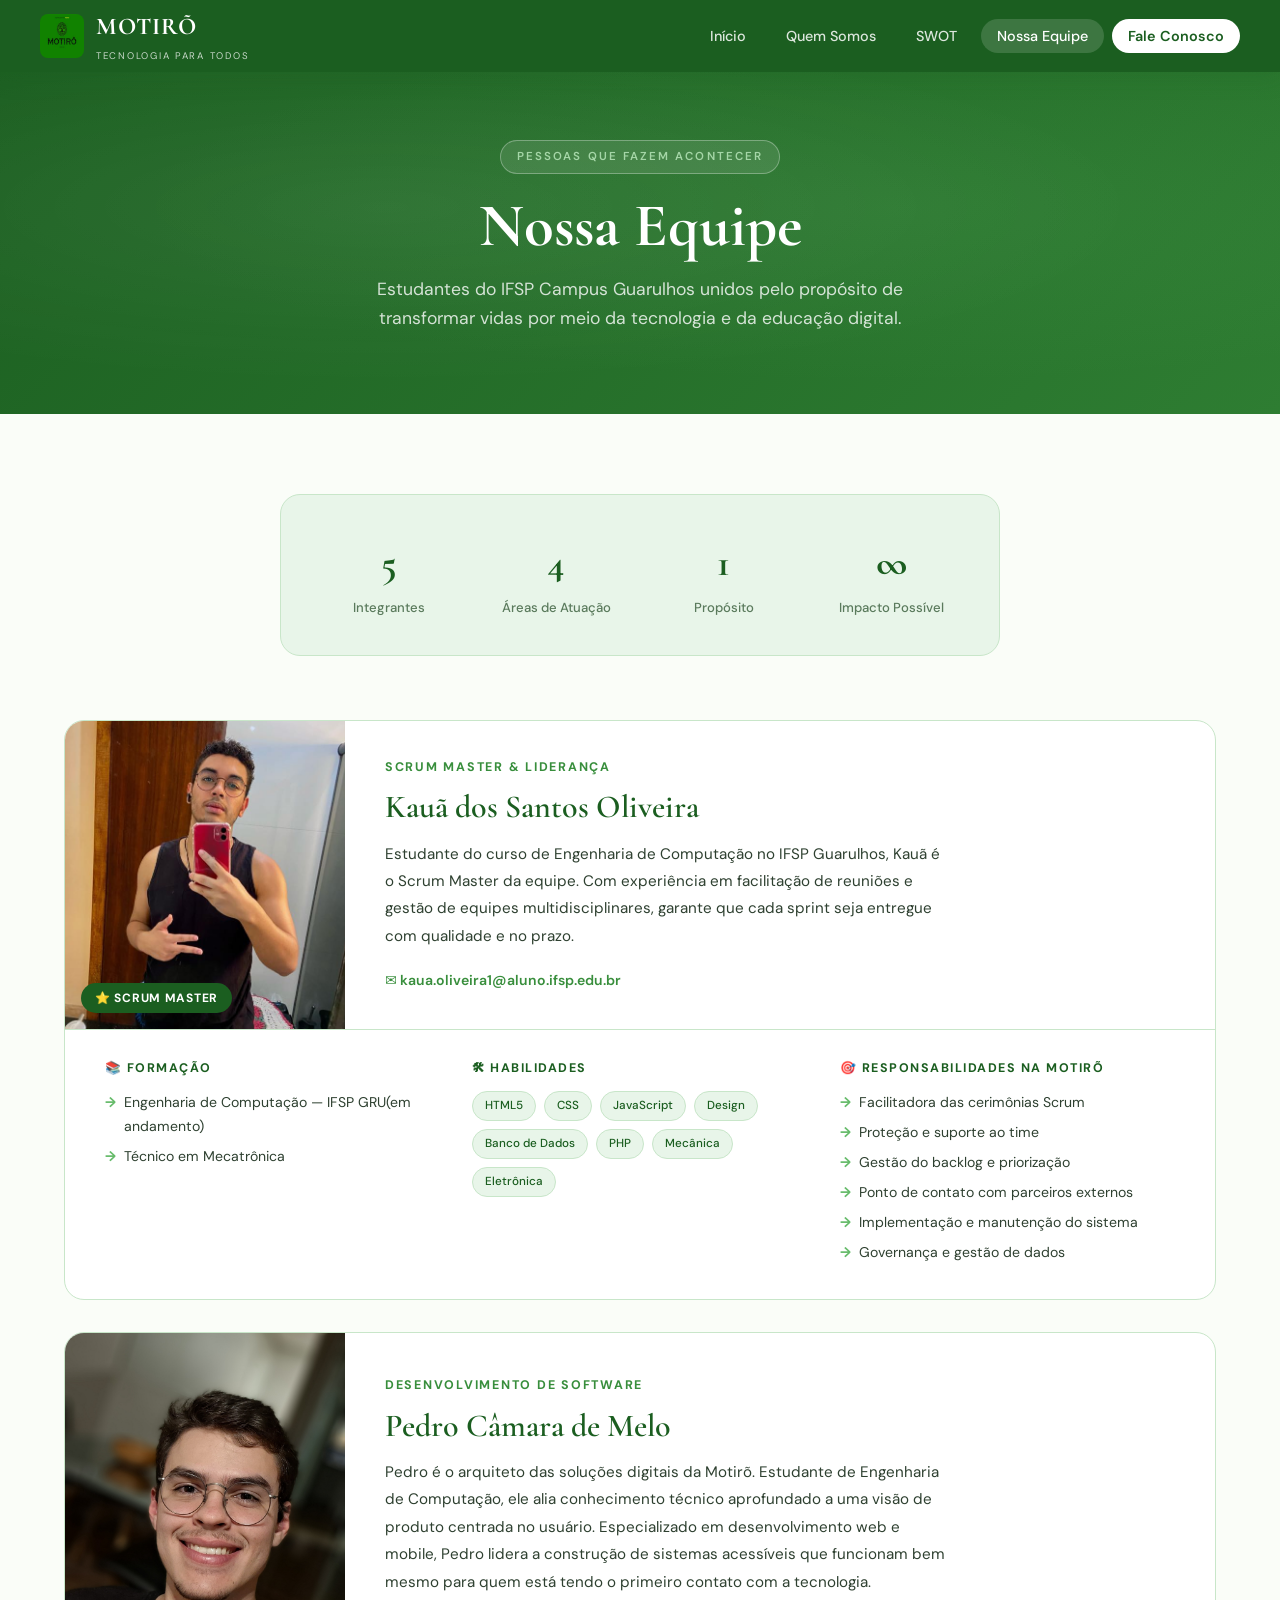
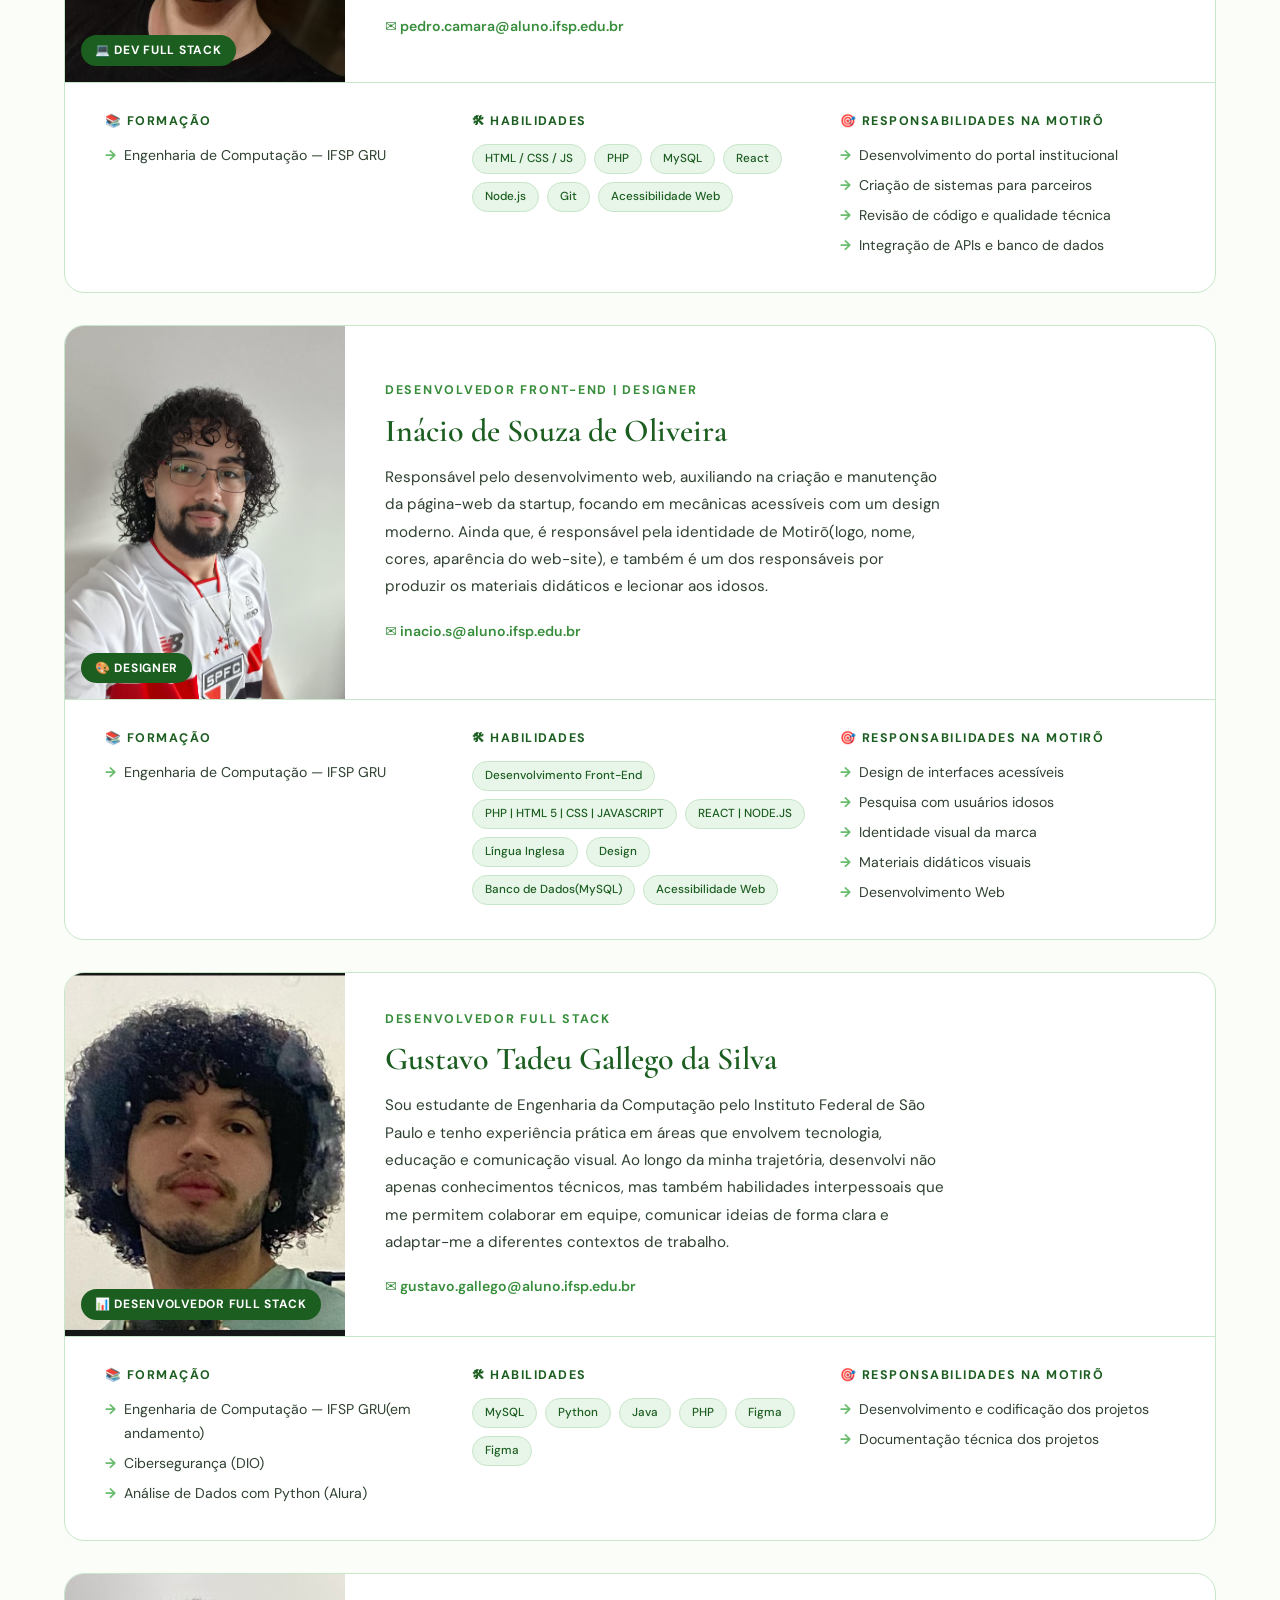
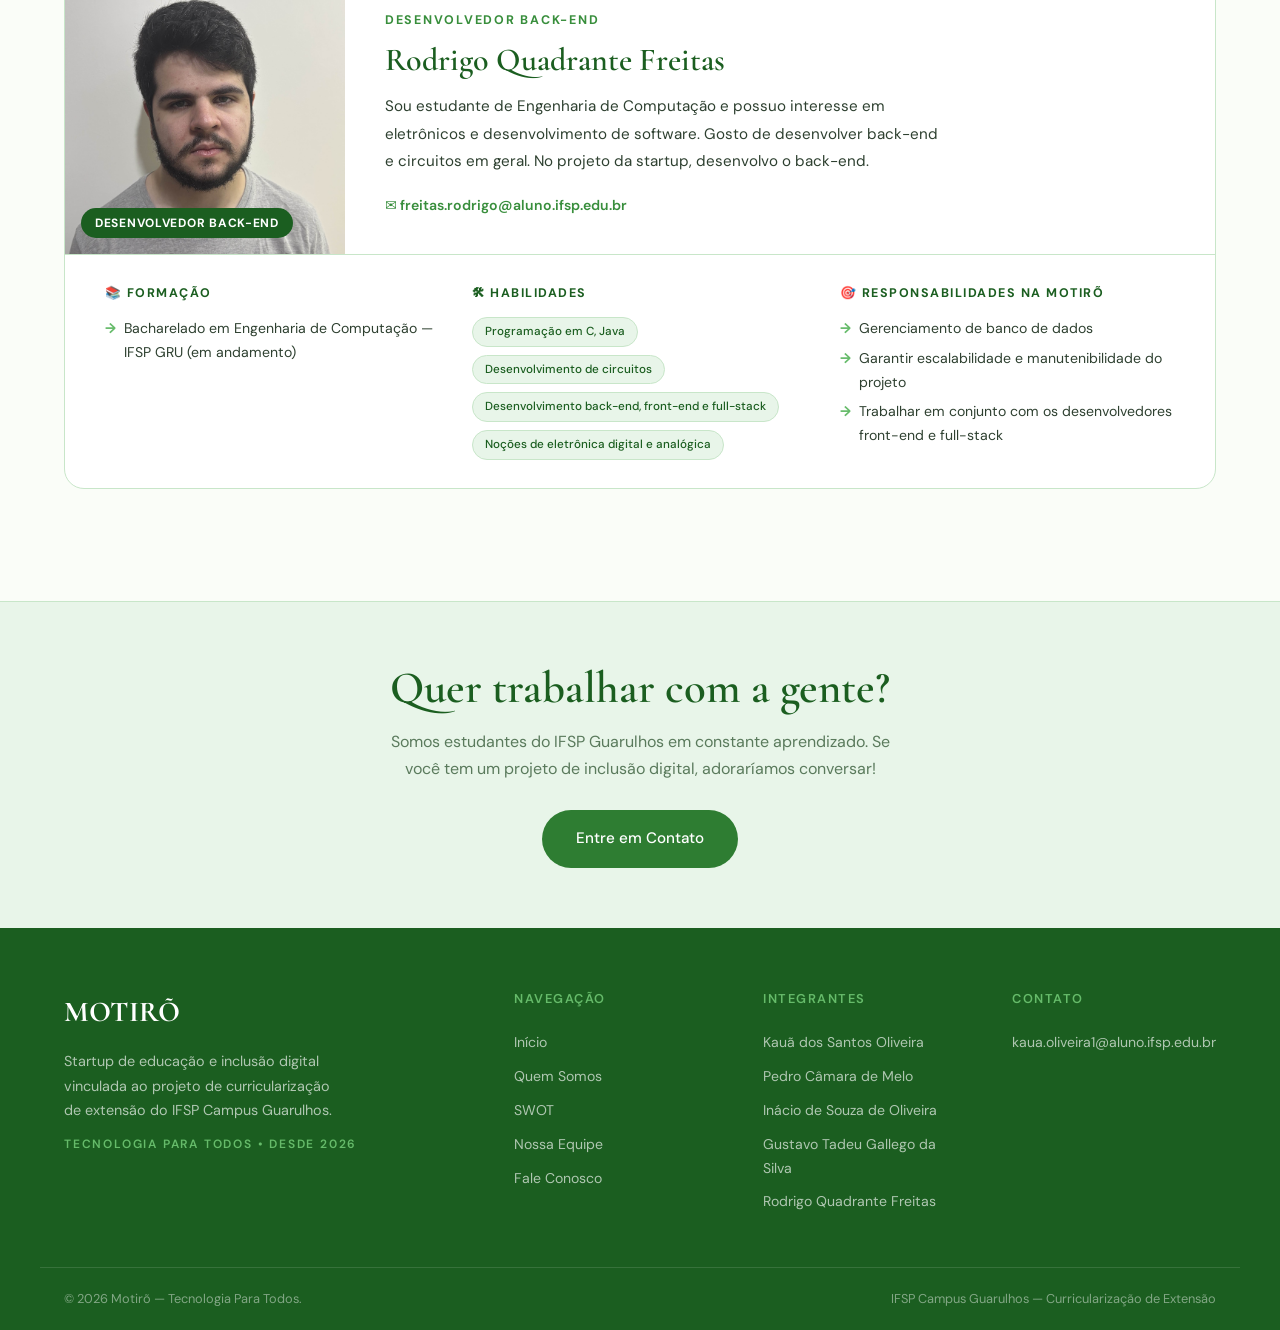
<file: personas.html>
<!DOCTYPE html>
<html lang="pt-BR">
<head>
  <meta charset="UTF-8">
  <meta name="viewport" content="width=device-width, initial-scale=1.0">
  <meta name="description" content="Conheça a equipe da Motirõ — estudantes do IFSP Campus Guarulhos comprometidos com a inclusão digital.">
  <title>Nossa Equipe — Motirõ</title>
  <link rel="stylesheet" href="css/style.css">
    <link rel="icon" type="image/jpeg" href="assets/logo.jpeg">
  <style>
    .persona-expandida {
      background: var(--branco);
      border: 1px solid var(--borda);
      border-radius: var(--radius-lg);
      overflow: hidden;
      margin-bottom: 32px;
      transition: var(--transicao);
    }
    .persona-expandida:hover { box-shadow: 0 12px 40px var(--sombra); }
    .persona-exp-header {
      display: grid;
      grid-template-columns: 280px 1fr;
      min-height: 280px;
    }
    .persona-exp-foto {
      position: relative;
      overflow: hidden;
    }
    .persona-exp-foto img {
      width: 100%; height: 100%;
      object-fit: cover;
    }
    .persona-exp-badge {
      position: absolute;
      bottom: 16px; left: 16px;
      background: var(--verde-primario);
      color: var(--branco);
      font-size: 0.75rem;
      font-weight: 700;
      padding: 5px 14px;
      border-radius: 999px;
      letter-spacing: 0.06em;
      text-transform: uppercase;
    }
    .persona-exp-info {
      padding: 36px 40px;
      display: flex;
      flex-direction: column;
      justify-content: center;
    }
    .persona-exp-info .role {
      font-size: 0.78rem;
      font-weight: 700;
      color: var(--verde-vivo);
      letter-spacing: 0.14em;
      text-transform: uppercase;
      margin-bottom: 10px;
    }
    .persona-exp-info h3 {
      font-size: 2rem;
      color: var(--verde-primario);
      margin-bottom: 14px;
    }
    .persona-exp-info .bio {
      font-size: 0.95rem;
      color: var(--texto-medio);
      line-height: 1.8;
      max-width: 560px;
    }
    .persona-exp-body {
      border-top: 1px solid var(--borda);
      padding: 28px 40px;
      display: grid;
      grid-template-columns: repeat(3, 1fr);
      gap: 32px;
    }
    .persona-exp-col h5 {
      font-size: 0.78rem;
      font-weight: 700;
      color: var(--verde-primario);
      letter-spacing: 0.12em;
      text-transform: uppercase;
      margin-bottom: 12px;
    }
    .persona-exp-col p,
    .persona-exp-col li {
      font-size: 0.88rem;
      color: var(--texto-medio);
      line-height: 1.7;
    }
    .persona-exp-col ul { padding-left: 0; }
    .persona-exp-col li {
      display: flex;
      align-items: flex-start;
      gap: 8px;
      margin-bottom: 6px;
    }
    .persona-exp-col li::before {
      content: '→';
      color: var(--verde-claro);
      font-weight: 700;
      flex-shrink: 0;
    }
    .tags-wrap { display: flex; flex-wrap: wrap; gap: 8px; }
    @media (max-width: 768px) {
      .persona-exp-header { grid-template-columns: 1fr; }
      .persona-exp-foto   { height: 240px; }
      .persona-exp-info   { padding: 24px; }
      .persona-exp-body   { grid-template-columns: 1fr; padding: 24px; }
    }
  </style>
</head>
<body>

  <!-- NAVBAR -->
  <nav class="navbar solid" id="navbar">
    <div class="navbar-inner">
      <a href="index.html" class="navbar-logo">
            <img src="assets/logo.jpeg" alt="Logo Motirõ" onerror="this.style.display='none'">
        <div class="navbar-logo-text">
          MOTIRÕ
          <span>Tecnologia Para Todos</span>
        </div>
      </a>
      <ul class="navbar-nav" id="navMenu">
        <li><a href="index.html">Início</a></li>
        <li><a href="quem-somos.html">Quem Somos</a></li>
        <li><a href="swot.html">SWOT</a></li>
        <li><a href="personas.html" class="active">Nossa Equipe</a></li>
        <li><a href="contato.html" class="btn-nav">Fale Conosco</a></li>
      </ul>
      <button class="hamburger" id="hamburger" aria-label="Menu">
        <span></span><span></span><span></span>
      </button>
    </div>
  </nav>

  <!-- PAGE HERO -->
  <section class="page-hero">
    <div class="page-hero-content">
      <span class="section-label" style="background:rgba(255,255,255,0.1);border-color:rgba(255,255,255,0.3);color:#A5D6A7">Pessoas que Fazem Acontecer</span>
      <h1>Nossa Equipe</h1>
      <p>Estudantes do IFSP Campus Guarulhos unidos pelo propósito de transformar vidas por meio da tecnologia e da educação digital.</p>
    </div>
  </section>

  <!-- INTRO -->
  <section class="section" style="padding-bottom:40px">
    <div class="container text-center">
      <div style="max-width:720px;margin:0 auto;background:var(--verde-suave);border:1px solid var(--borda);border-radius:var(--radius-lg);padding:36px;display:grid;grid-template-columns:repeat(4,1fr);gap:24px">
        <div>
          <div style="font-family:var(--fonte-display);font-size:2.4rem;font-weight:700;color:var(--verde-primario)">5</div>
          <div style="font-size:0.82rem;color:var(--texto-leve);font-weight:500">Integrantes</div>
        </div>
        <div>
          <div style="font-family:var(--fonte-display);font-size:2.4rem;font-weight:700;color:var(--verde-primario)">4</div>
          <div style="font-size:0.82rem;color:var(--texto-leve);font-weight:500">Áreas de Atuação</div>
        </div>
        <div>
          <div style="font-family:var(--fonte-display);font-size:2.4rem;font-weight:700;color:var(--verde-primario)">1</div>
          <div style="font-size:0.82rem;color:var(--texto-leve);font-weight:500">Propósito</div>
        </div>
        <div>
          <div style="font-family:var(--fonte-display);font-size:2.4rem;font-weight:700;color:var(--verde-primario)">∞</div>
          <div style="font-size:0.82rem;color:var(--texto-leve);font-weight:500">Impacto Possível</div>
        </div>
      </div>
    </div>
  </section>

  <!-- PERSONAS DETALHADAS -->
  <section class="section" style="padding-top:24px" id="personas">
    <div class="container">

      <!-- KAUÃ -->
      <div class="persona-expandida fade-up" id="kaua">
        <div class="persona-exp-header">
          <div class="persona-exp-foto">
            <img src="assets/kaua.png" alt="Kauã dos Santos Oliveira">
            <span class="persona-exp-badge">⭐ Scrum Master</span>
          </div>
          <div class="persona-exp-info">
            <div class="role">Scrum Master &amp; Liderança</div>
            <h3>Kauã dos Santos Oliveira</h3>
            <p class="bio">
              Estudante do curso de Engenharia de Computação no IFSP Guarulhos, Kauã é o Scrum Master
              da equipe. Com experiência em facilitação de reuniões e gestão
              de equipes multidisciplinares, garante que cada sprint seja entregue com qualidade e no prazo.
            </p>
            <div style="margin-top:16px">
              <a href="mailto:kaua.oliveira1@aluno.ifsp.edu.br" style="font-size:0.88rem;color:var(--verde-vivo);font-weight:600">
                ✉ kaua.oliveira1@aluno.ifsp.edu.br
              </a>
            </div>
          </div>
        </div>
        <div class="persona-exp-body">
          <div class="persona-exp-col">
            <h5>📚 Formação</h5>
            <ul>
              <li>Engenharia de Computação — IFSP GRU(em andamento)</li>
              <li>Técnico em Mecatrônica</li>
            </ul>
          </div>
          <div class="persona-exp-col">
            <h5>🛠 Habilidades</h5>
            <div class="tags-wrap">
              <span class="hab-tag">HTML5</span>
              <span class="hab-tag">CSS</span>
              <span class="hab-tag">JavaScript</span>
              <span class="hab-tag">Design</span>
              <span class="hab-tag">Banco de Dados</span>
              <span class="hab-tag">PHP</span>
              <span class="hab-tag">Mecânica</span>
              <span class="hab-tag">Eletrônica</span>
            </div>
          </div>
          <div class="persona-exp-col">
            <h5>🎯 Responsabilidades na Motirõ</h5>
            <ul>
              <li>Facilitadora das cerimônias Scrum</li>
              <li>Proteção e suporte ao time</li>
              <li>Gestão do backlog e priorização</li>
              <li>Ponto de contato com parceiros externos</li>
              <li>Implementação e manutenção do sistema</li>
              <li>Governança e gestão de dados</li>
            </ul>
          </div>
        </div>
      </div>

      <!-- PEDRO -->
      <div class="persona-expandida fade-up" id="pedro" style="transition-delay:.08s">
        <div class="persona-exp-header">
          <div class="persona-exp-foto">
            <img src="assets/pedro4x5.jpg" alt="Pedro Câmara de Melo">
            <span class="persona-exp-badge">💻 Dev Full Stack</span>
          </div>
          <div class="persona-exp-info">
            <div class="role">Desenvolvimento de Software</div>
            <h3>Pedro Câmara de Melo</h3>
            <p class="bio">
              Pedro é o arquiteto das soluções digitais da Motirõ. Estudante de Engenharia de Computação, ele alia
              conhecimento técnico aprofundado a uma visão de produto centrada no usuário. Especializado em
              desenvolvimento web e mobile, Pedro lidera a construção de sistemas acessíveis que funcionam bem
              mesmo para quem está tendo o primeiro contato com a tecnologia.
            </p>
            <div style="margin-top:16px">
              <a href="mailto:pedro.camara@aluno.ifsp.edu.br" style="font-size:0.88rem;color:var(--verde-vivo);font-weight:600">
                ✉ pedro.camara@aluno.ifsp.edu.br
              </a>
            </div>
          </div>
        </div>
        <div class="persona-exp-body">
          <div class="persona-exp-col">
            <h5>📚 Formação</h5>
            <ul>
              <li>Engenharia de Computação — IFSP GRU</li>
            </ul>
          </div>
          <div class="persona-exp-col">
            <h5>🛠 Habilidades</h5>
            <div class="tags-wrap">
              <span class="hab-tag">HTML / CSS / JS</span>
              <span class="hab-tag">PHP</span>
              <span class="hab-tag">MySQL</span>
              <span class="hab-tag">React</span>
              <span class="hab-tag">Node.js</span>
              <span class="hab-tag">Git</span>
              <span class="hab-tag">Acessibilidade Web</span>
            </div>
          </div>
          <div class="persona-exp-col">
            <h5>🎯 Responsabilidades na Motirõ</h5>
            <ul>
              <li>Desenvolvimento do portal institucional</li>
              <li>Criação de sistemas para parceiros</li>
              <li>Revisão de código e qualidade técnica</li>
              <li>Integração de APIs e banco de dados</li>
            </ul>
          </div>
        </div>
      </div>

      <!-- INACIO -->
      <div class="persona-expandida fade-up" id="inacio" style="transition-delay:.16s">
        <div class="persona-exp-header">
          <div class="persona-exp-foto">
            <img src="assets/inacio.jpeg" alt="Inácio de Souza de Oliveira">
            <span class="persona-exp-badge">🎨 Designer</span>
          </div>
          <div class="persona-exp-info">
            <div class="role">Desenvolvedor Front-End | Designer</div>
            <h3>Inácio de Souza de Oliveira</h3>
            <p class="bio">
                Responsável pelo desenvolvimento web, auxiliando na criação e manutenção da página-web da startup, focando em mecânicas acessíveis com um design moderno.
                Ainda que, é responsável pela identidade de Motirõ(logo, nome, cores, aparência do web-site), e também é um dos responsáveis por produzir os materiais didáticos e lecionar aos idosos.
            </p>
            <div style="margin-top:16px">
              <a href="mailto:inacio.s@aluno.ifsp.edu.br" style="font-size:0.88rem;color:var(--verde-vivo);font-weight:600">
                ✉ inacio.s@aluno.ifsp.edu.br
              </a>
            </div>
          </div>
        </div>
        <div class="persona-exp-body">
          <div class="persona-exp-col">
            <h5>📚 Formação</h5>
            <ul>
              <li>Engenharia de Computação — IFSP GRU</li>
            </ul>
          </div>
          <div class="persona-exp-col">
            <h5>🛠 Habilidades</h5>
            <div class="tags-wrap">
              <span class="hab-tag">Desenvolvimento Front-End</span>
              <span class="hab-tag">PHP | HTML 5 | CSS | JAVASCRIPT</span>
              <span class="hab-tag">REACT | NODE.JS</span>
              <span class="hab-tag">Língua Inglesa</span>
              <span class="hab-tag">Design</span>
              <span class="hab-tag">Banco de Dados(MySQL)</span>
              <span class="hab-tag">Acessibilidade Web</span>
            </div>
          </div>
          <div class="persona-exp-col">
            <h5>🎯 Responsabilidades na Motirõ</h5>
            <ul>
              <li>Design de interfaces acessíveis</li>
              <li>Pesquisa com usuários idosos</li>
              <li>Identidade visual da marca</li>
              <li>Materiais didáticos visuais</li>
              <li>Desenvolvimento Web</li>
            </ul>
          </div>
        </div>
      </div>

      <!-- GUSTAVO -->
      <div class="persona-expandida fade-up" id="gustavo" style="transition-delay:.24s">
        <div class="persona-exp-header">
          <div class="persona-exp-foto">
            <img src="assets/gustavo.jpeg" alt="Gustavo Tadeu Gallego da Silva">
            <span class="persona-exp-badge">📊 Desenvolvedor Full Stack</span>
          </div>
          <div class="persona-exp-info">
            <div class="role">Desenvolvedor Full Stack</div>
            <h3>Gustavo Tadeu Gallego da Silva</h3>
            <p class="bio">
              Sou estudante de Engenharia da Computação pelo Instituto Federal de São
              Paulo e tenho experiência prática em áreas que envolvem tecnologia,
              educação e comunicação visual. Ao longo da minha trajetória, desenvolvi
              não apenas conhecimentos técnicos, mas também habilidades
              interpessoais que me permitem colaborar em equipe, comunicar ideias de
              forma clara e adaptar-me a diferentes contextos de trabalho.
            </p>
            <div style="margin-top:16px">
              <a href="mailto:gustavo.gallego@aluno.ifsp.edu.br" style="font-size:0.88rem;color:var(--verde-vivo);font-weight:600">
                ✉ gustavo.gallego@aluno.ifsp.edu.br
              </a>
            </div>
          </div>
        </div>
        <div class="persona-exp-body">
          <div class="persona-exp-col">
            <h5>📚 Formação</h5>
            <ul>
              <li>Engenharia de Computação — IFSP GRU(em andamento)</li>
              <li>Cibersegurança (DIO)</li>
              <li>Análise de Dados com Python (Alura)</li>
            </ul>
          </div>
          <div class="persona-exp-col">
            <h5>🛠 Habilidades</h5>
            <div class="tags-wrap">
              <span class="hab-tag">MySQL</span>
              <span class="hab-tag">Python</span>
              <span class="hab-tag">Java</span>
              <span class="hab-tag">PHP</span>
              <span class="hab-tag">Figma</span>
              <span class="hab-tag">Figma</span>
            </div>
          </div>
          <div class="persona-exp-col">
            <h5>🎯 Responsabilidades na Motirõ</h5>
            <ul>
              <li>Desenvolvimento e codificação dos projetos</li>
              <li>Documentação técnica dos projetos</li>
            </ul>
          </div>
        </div>
      </div>

      <!-- RODRIGO -->
      <div class="persona-expandida fade-up" id="rodrigo" style="transition-delay:.32s">
        <div class="persona-exp-header">
          <div class="persona-exp-foto">
            <img src="assets/rodrigo.jpeg" alt="Rodrigo Quadrante Freitas">
            <span class="persona-exp-badge">Desenvolvedor back-end</span>
          </div>
          <div class="persona-exp-info">
            <div class="role">Desenvolvedor back-end</div>
            <h3>Rodrigo Quadrante Freitas</h3>
            <p class="bio">
              Sou estudante de Engenharia de Computação e possuo interesse em
              eletrônicos e desenvolvimento de software. Gosto de desenvolver back-end
              e circuitos em geral. No projeto da startup, desenvolvo o back-end.
            </p>
            <div style="margin-top:16px">
              <a href="mailto:freitas.rodrigo@aluno.ifsp.edu.br" style="font-size:0.88rem;color:var(--verde-vivo);font-weight:600">
                ✉ freitas.rodrigo@aluno.ifsp.edu.br
              </a>
            </div>
          </div>
        </div>
        <div class="persona-exp-body">
          <div class="persona-exp-col">
            <h5>📚 Formação</h5>
            <ul>
              <li>Bacharelado em Engenharia de Computação — IFSP GRU (em andamento)</li>
            </ul>
          </div>
          <div class="persona-exp-col">
            <h5>🛠 Habilidades</h5>
            <div class="tags-wrap">
              <span class="hab-tag">Programação em C, Java</span>
              <span class="hab-tag">Desenvolvimento de circuitos</span>
              <span class="hab-tag">Desenvolvimento back-end, front-end e full-stack</span>
              <span class="hab-tag">Noções de eletrônica digital e analógica</span>
            </div>
          </div>
          <div class="persona-exp-col">
            <h5>🎯 Responsabilidades na Motirõ</h5>
            <ul>
              <li>Gerenciamento de banco de dados</li>
              <li>Garantir escalabilidade e manutenibilidade do projeto</li>
              <li>Trabalhar em conjunto com os desenvolvedores front-end e full-stack</li>
            </ul>
          </div>
        </div>
      </div>

    </div>
  </section>

  <!-- CTA CONTATO -->
  <section style="background:var(--verde-suave);padding:60px 24px;text-align:center;border-top:1px solid var(--borda)">
    <div class="container">
      <h2 style="color:var(--verde-primario);margin-bottom:12px">Quer trabalhar com a gente?</h2>
      <p style="color:var(--texto-leve);max-width:500px;margin:0 auto 28px">
        Somos estudantes do IFSP Guarulhos em constante aprendizado. Se você tem um projeto de inclusão digital,
        adoraríamos conversar!
      </p>
      <a href="contato.html" class="btn btn-primary">Entre em Contato</a>
    </div>
  </section>

  <!-- FOOTER -->
  <footer>
    <div class="footer-grid">
      <div class="footer-brand">
        <div class="logo-text">MOTIRÕ</div>
        <p>Startup de educação e inclusão digital vinculada ao projeto de curricularização de extensão do IFSP Campus Guarulhos.</p>
        <div class="tagline">Tecnologia Para Todos • Desde 2026</div>
      </div>
      <div class="footer-col">
        <h5>Navegação</h5>
        <a href="index.html">Início</a>
        <a href="quem-somos.html">Quem Somos</a>
        <a href="swot.html">SWOT</a>
        <a href="personas.html">Nossa Equipe</a>
        <a href="contato.html">Fale Conosco</a>
      </div>
      <div class="footer-col">
        <h5>Integrantes</h5>
        <a href="#kaua">Kauã dos Santos Oliveira</a>
        <a href="#pedro">Pedro Câmara de Melo</a>
        <a href="#inacio">Inácio de Souza de Oliveira</a>
        <a href="#gustavo">Gustavo Tadeu Gallego da Silva</a>
        <a href="#rodrigo">Rodrigo Quadrante Freitas</a>
      </div>
      <div class="footer-col">
        <h5>Contato</h5>
        <a href="mailto:kaua.oliveira1@aluno.ifsp.edu.br">kaua.oliveira1@aluno.ifsp.edu.br</a>
      </div>
    </div>
    <div class="footer-bottom container">
      <span>© 2026 Motirõ — Tecnologia Para Todos.</span>
      <span>IFSP Campus Guarulhos — Curricularização de Extensão</span>
    </div>
  </footer>

  <script>
    document.getElementById('hamburger').addEventListener('click', function() {
      document.getElementById('navMenu').classList.toggle('open');
    });
    const obs = new IntersectionObserver(entries => {
      entries.forEach(e => { if (e.isIntersecting) e.target.classList.add('visible'); });
    }, { threshold: 0.08 });
    document.querySelectorAll('.fade-up').forEach(el => obs.observe(el));
  </script>
</body>
</html>
</file>
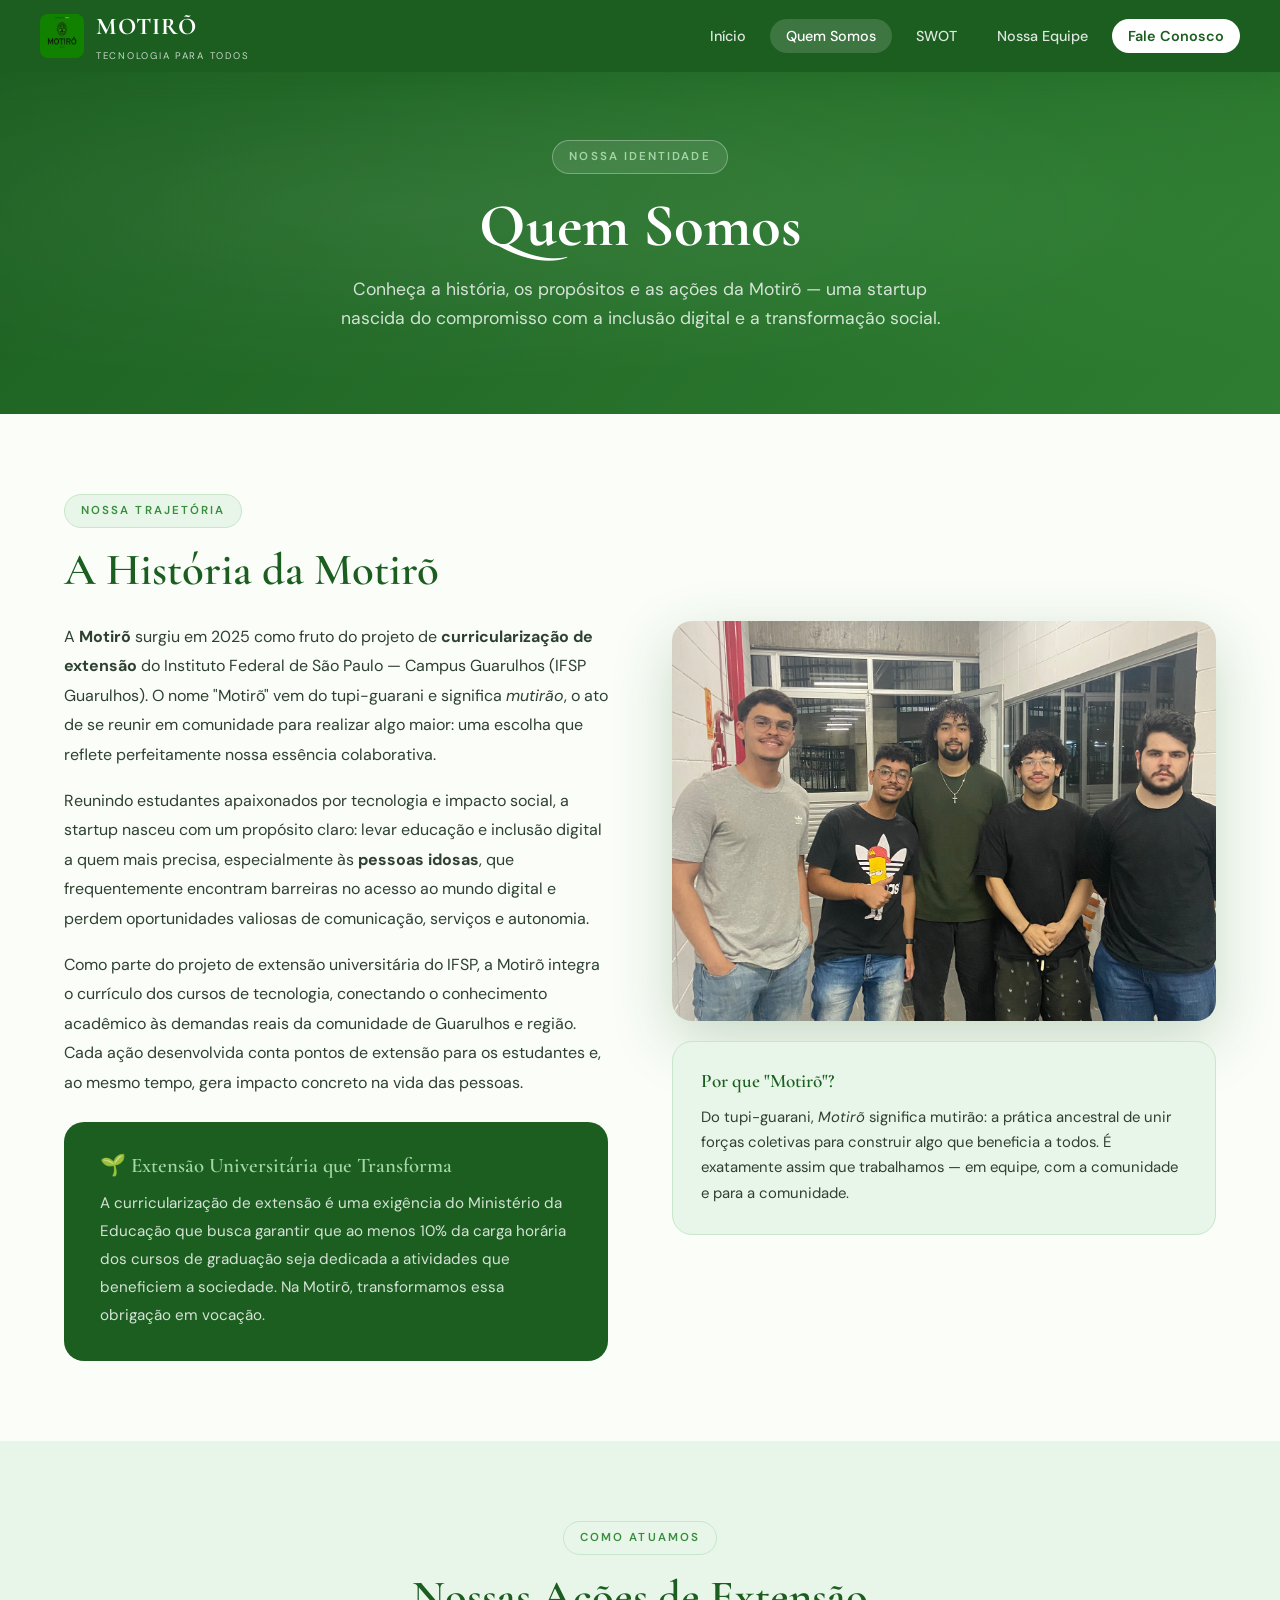
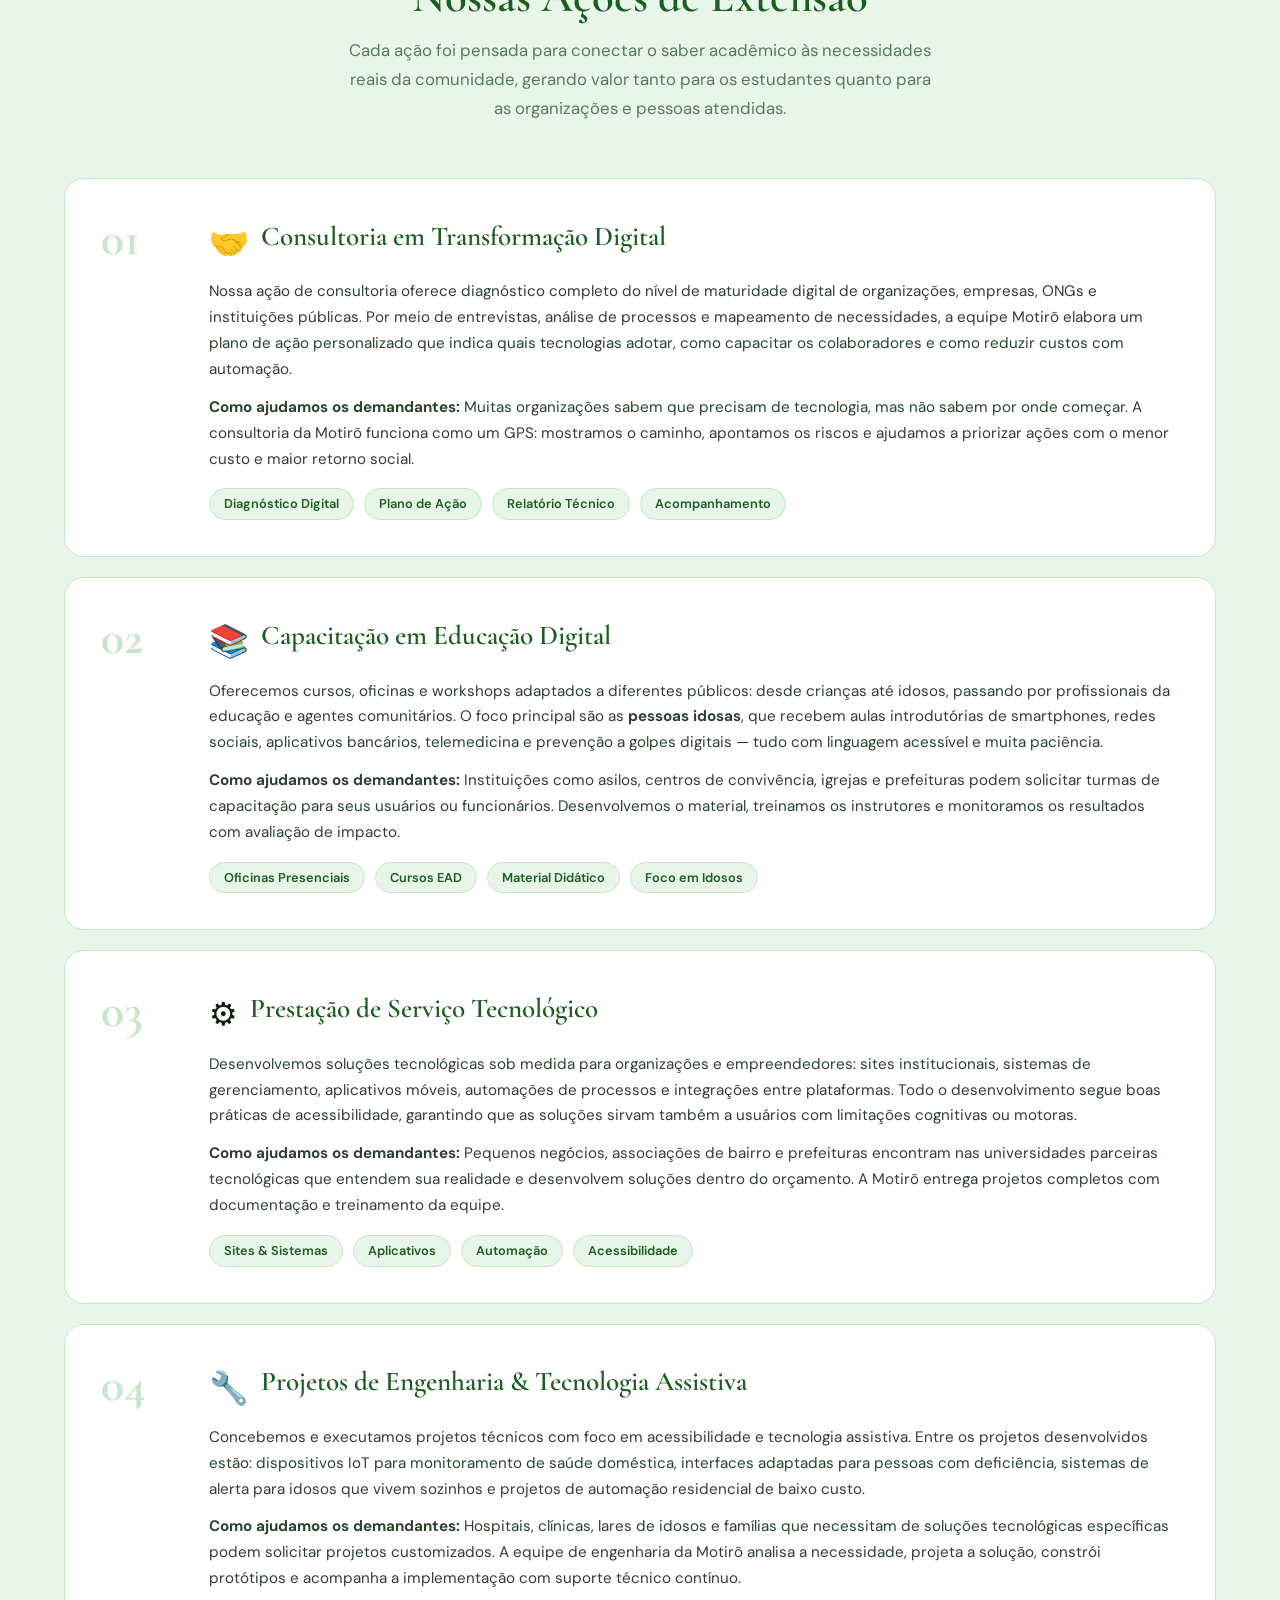
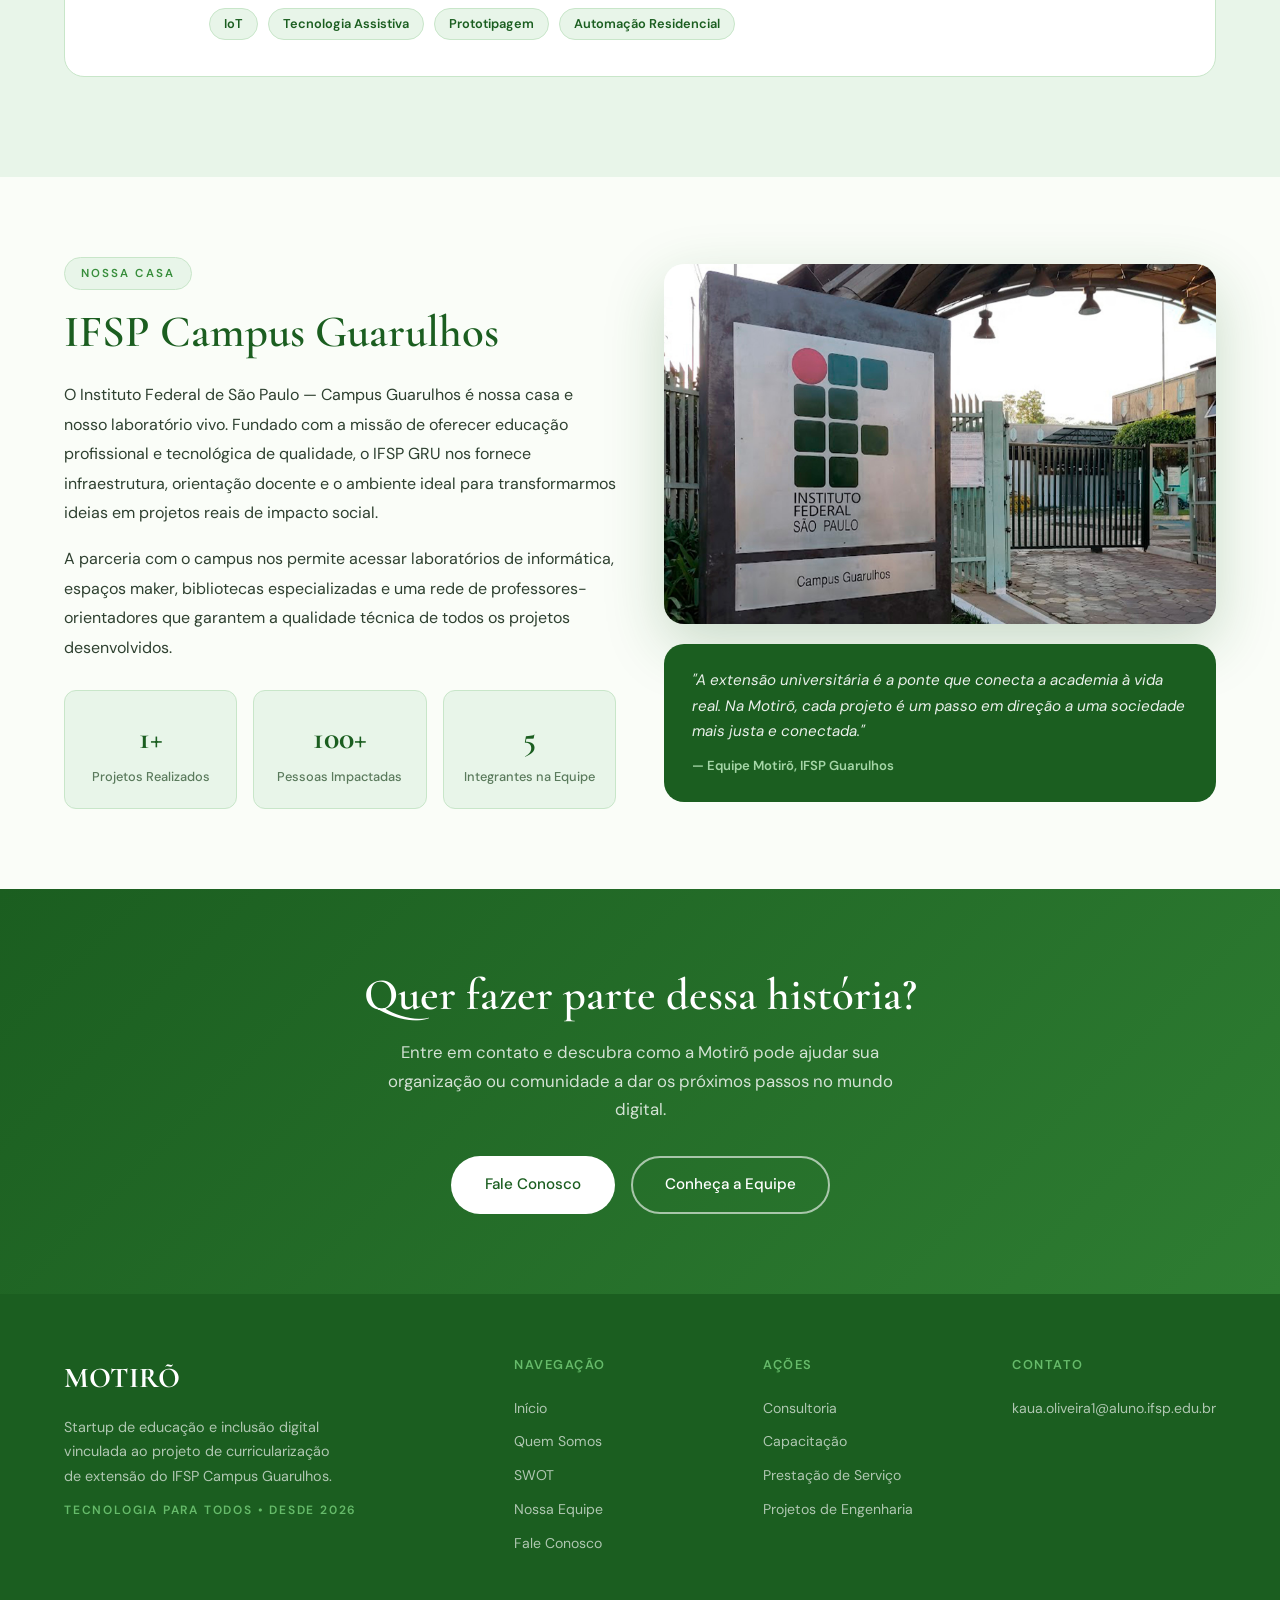
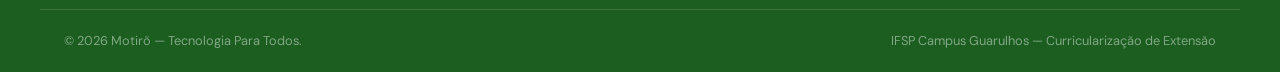
<file: quem-somos.html>
<!DOCTYPE html>
<html lang="pt-BR">
<head>
  <meta charset="UTF-8">
  <meta name="viewport" content="width=device-width, initial-scale=1.0">
  <meta name="description" content="Conheça a história da Motirõ, startup de inclusão digital do IFSP Campus Guarulhos.">
  <title>Quem Somos — Motirõ</title>
  <link rel="stylesheet" href="css/style.css">
    <link rel="icon" type="image/jpeg" href="assets/logo.jpeg">
</head>
<body>

  <!-- NAVBAR -->
  <nav class="navbar solid" id="navbar">
    <div class="navbar-inner">
      <a href="index.html" class="navbar-logo">
            <img src="assets/logo.jpeg" alt="Logo Motirõ" onerror="this.style.display='none'">
        <div class="navbar-logo-text">
          MOTIRÕ
          <span>Tecnologia Para Todos</span>
        </div>
      </a>
      <ul class="navbar-nav" id="navMenu">
        <li><a href="index.html">Início</a></li>
        <li><a href="quem-somos.html" class="active">Quem Somos</a></li>
        <li><a href="swot.html">SWOT</a></li>
        <li><a href="personas.html">Nossa Equipe</a></li>
        <li><a href="contato.html" class="btn-nav">Fale Conosco</a></li>
      </ul>
      <button class="hamburger" id="hamburger" aria-label="Menu">
        <span></span><span></span><span></span>
      </button>
    </div>
  </nav>

  <!-- PAGE HERO -->
  <section class="page-hero">
    <div class="page-hero-content">
      <span class="section-label" style="background:rgba(255,255,255,0.1);border-color:rgba(255,255,255,0.3);color:#A5D6A7">Nossa Identidade</span>
      <h1>Quem Somos</h1>
      <p>Conheça a história, os propósitos e as ações da Motirõ — uma startup nascida do compromisso com a inclusão digital e a transformação social.</p>
    </div>
  </section>

  <!-- NOSSA HISTÓRIA -->
  <section class="section" id="historia">
    <div class="container">
      <div class="historia-grid">
        <div class="historia-texto fade-up">
          <span class="section-label">Nossa Trajetória</span>
          <h2 class="section-title" style="text-align:left;margin-bottom:24px">A História da Motirõ</h2>
          <p>
            A <strong>Motirõ</strong> surgiu em 2025 como fruto do projeto de <strong>curricularização de extensão</strong>
            do Instituto Federal de São Paulo — Campus Guarulhos (IFSP Guarulhos). O nome "Motirõ" vem do tupi-guarani
            e significa <em>mutirão</em>, o ato de se reunir em comunidade para realizar algo maior: uma escolha que
            reflete perfeitamente nossa essência colaborativa.
          </p>
          <p>
            Reunindo estudantes apaixonados por tecnologia e impacto social, a startup nasceu com um propósito claro:
            levar educação e inclusão digital a quem mais precisa, especialmente às <strong>pessoas idosas</strong>,
            que frequentemente encontram barreiras no acesso ao mundo digital e perdem oportunidades valiosas
            de comunicação, serviços e autonomia.
          </p>
          <p>
            Como parte do projeto de extensão universitária do IFSP, a Motirõ integra o currículo dos cursos de
            tecnologia, conectando o conhecimento acadêmico às demandas reais da comunidade de Guarulhos e região.
            Cada ação desenvolvida conta pontos de extensão para os estudantes e, ao mesmo tempo, gera impacto
            concreto na vida das pessoas.
          </p>
          <div class="destaque-box">
            <h4>🌱 Extensão Universitária que Transforma</h4>
            <p>
              A curricularização de extensão é uma exigência do Ministério da Educação que busca garantir
              que ao menos 10% da carga horária dos cursos de graduação seja dedicada a atividades que beneficiem
              a sociedade. Na Motirõ, transformamos essa obrigação em vocação.
            </p>
          </div>
        </div>
        <div class="fade-up" style="transition-delay:.15s">
          <div class="historia-img">
            <img 
              src="assets/todos.JPEG?v=2"
              alt="Equipe Motirõ no IFSP Campus Guarulhos"
              style="width:100%;height:400px;object-fit:cover;"
            >
          </div>
          <div style="margin-top:20px;background:var(--verde-suave);border-radius:var(--radius-lg);padding:28px;border:1px solid var(--borda)">
            <h4 style="color:var(--verde-primario);font-family:var(--fonte-display);font-size:1.2rem;margin-bottom:12px">
              Por que "Motirõ"?
            </h4>
            <p style="font-size:0.93rem;color:var(--texto-medio)">
              Do tupi-guarani, <em>Motirõ</em> significa mutirão: a prática ancestral de unir forças coletivas
              para construir algo que beneficia a todos. É exatamente assim que trabalhamos — em equipe,
              com a comunidade e para a comunidade.
            </p>
          </div>
        </div>
      </div>
    </div>
  </section>

  <!-- AÇÕES DE EXTENSÃO -->
  <section class="section section-alt" id="acoes">
    <div class="container text-center">
      <span class="section-label">Como Atuamos</span>
      <h2 class="section-title">Nossas Ações de Extensão</h2>
      <p class="section-sub">
        Cada ação foi pensada para conectar o saber acadêmico às necessidades reais da comunidade,
        gerando valor tanto para os estudantes quanto para as organizações e pessoas atendidas.
      </p>
    </div>

    <div class="container" style="margin-top:0">
      <div class="acoes-detalhe">

        <!-- CONSULTORIA -->
        <div class="acao-detalhe-item fade-up" id="consultoria">
          <div class="acao-detalhe-num">01</div>
          <div class="acao-detalhe-body">
            <div style="display:flex;align-items:center;gap:12px;margin-bottom:10px">
              <span style="font-size:2rem">🤝</span>
              <h3>Consultoria em Transformação Digital</h3>
            </div>
            <p>
              Nossa ação de consultoria oferece diagnóstico completo do nível de maturidade digital de organizações,
              empresas, ONGs e instituições públicas. Por meio de entrevistas, análise de processos e mapeamento
              de necessidades, a equipe Motirõ elabora um plano de ação personalizado que indica quais tecnologias
              adotar, como capacitar os colaboradores e como reduzir custos com automação.
            </p>
            <p style="margin-top:12px">
              <strong>Como ajudamos os demandantes:</strong> Muitas organizações sabem que precisam de tecnologia,
              mas não sabem por onde começar. A consultoria da Motirõ funciona como um GPS: mostramos o caminho,
              apontamos os riscos e ajudamos a priorizar ações com o menor custo e maior retorno social.
            </p>
            <div style="margin-top:16px;display:flex;gap:10px;flex-wrap:wrap">
              <span style="background:var(--verde-suave);color:var(--verde-primario);padding:4px 14px;border-radius:999px;font-size:0.8rem;font-weight:600;border:1px solid var(--borda)">Diagnóstico Digital</span>
              <span style="background:var(--verde-suave);color:var(--verde-primario);padding:4px 14px;border-radius:999px;font-size:0.8rem;font-weight:600;border:1px solid var(--borda)">Plano de Ação</span>
              <span style="background:var(--verde-suave);color:var(--verde-primario);padding:4px 14px;border-radius:999px;font-size:0.8rem;font-weight:600;border:1px solid var(--borda)">Relatório Técnico</span>
              <span style="background:var(--verde-suave);color:var(--verde-primario);padding:4px 14px;border-radius:999px;font-size:0.8rem;font-weight:600;border:1px solid var(--borda)">Acompanhamento</span>
            </div>
          </div>
        </div>

        <!-- CAPACITAÇÃO -->
        <div class="acao-detalhe-item fade-up" id="capacitacao" style="transition-delay:.1s">
          <div class="acao-detalhe-num">02</div>
          <div class="acao-detalhe-body">
            <div style="display:flex;align-items:center;gap:12px;margin-bottom:10px">
              <span style="font-size:2rem">📚</span>
              <h3>Capacitação em Educação Digital</h3>
            </div>
            <p>
              Oferecemos cursos, oficinas e workshops adaptados a diferentes públicos: desde crianças até idosos,
              passando por profissionais da educação e agentes comunitários. O foco principal são as <strong>pessoas
              idosas</strong>, que recebem aulas introdutórias de smartphones, redes sociais, aplicativos bancários,
              telemedicina e prevenção a golpes digitais — tudo com linguagem acessível e muita paciência.
            </p>
            <p style="margin-top:12px">
              <strong>Como ajudamos os demandantes:</strong> Instituições como asilos, centros de convivência,
              igrejas e prefeituras podem solicitar turmas de capacitação para seus usuários ou funcionários.
              Desenvolvemos o material, treinamos os instrutores e monitoramos os resultados com avaliação de impacto.
            </p>
            <div style="margin-top:16px;display:flex;gap:10px;flex-wrap:wrap">
              <span style="background:var(--verde-suave);color:var(--verde-primario);padding:4px 14px;border-radius:999px;font-size:0.8rem;font-weight:600;border:1px solid var(--borda)">Oficinas Presenciais</span>
              <span style="background:var(--verde-suave);color:var(--verde-primario);padding:4px 14px;border-radius:999px;font-size:0.8rem;font-weight:600;border:1px solid var(--borda)">Cursos EAD</span>
              <span style="background:var(--verde-suave);color:var(--verde-primario);padding:4px 14px;border-radius:999px;font-size:0.8rem;font-weight:600;border:1px solid var(--borda)">Material Didático</span>
              <span style="background:var(--verde-suave);color:var(--verde-primario);padding:4px 14px;border-radius:999px;font-size:0.8rem;font-weight:600;border:1px solid var(--borda)">Foco em Idosos</span>
            </div>
          </div>
        </div>

        <!-- PRESTAÇÃO DE SERVIÇO -->
        <div class="acao-detalhe-item fade-up" id="prestacao" style="transition-delay:.2s">
          <div class="acao-detalhe-num">03</div>
          <div class="acao-detalhe-body">
            <div style="display:flex;align-items:center;gap:12px;margin-bottom:10px">
              <span style="font-size:2rem">⚙️</span>
              <h3>Prestação de Serviço Tecnológico</h3>
            </div>
            <p>
              Desenvolvemos soluções tecnológicas sob medida para organizações e empreendedores: sites institucionais,
              sistemas de gerenciamento, aplicativos móveis, automações de processos e integrações entre plataformas.
              Todo o desenvolvimento segue boas práticas de acessibilidade, garantindo que as soluções sirvam também
              a usuários com limitações cognitivas ou motoras.
            </p>
            <p style="margin-top:12px">
              <strong>Como ajudamos os demandantes:</strong> Pequenos negócios, associações de bairro e prefeituras
              encontram nas universidades parceiras tecnológicas que entendem sua realidade e desenvolvem soluções
              dentro do orçamento. A Motirõ entrega projetos completos com documentação e treinamento da equipe.
            </p>
            <div style="margin-top:16px;display:flex;gap:10px;flex-wrap:wrap">
              <span style="background:var(--verde-suave);color:var(--verde-primario);padding:4px 14px;border-radius:999px;font-size:0.8rem;font-weight:600;border:1px solid var(--borda)">Sites & Sistemas</span>
              <span style="background:var(--verde-suave);color:var(--verde-primario);padding:4px 14px;border-radius:999px;font-size:0.8rem;font-weight:600;border:1px solid var(--borda)">Aplicativos</span>
              <span style="background:var(--verde-suave);color:var(--verde-primario);padding:4px 14px;border-radius:999px;font-size:0.8rem;font-weight:600;border:1px solid var(--borda)">Automação</span>
              <span style="background:var(--verde-suave);color:var(--verde-primario);padding:4px 14px;border-radius:999px;font-size:0.8rem;font-weight:600;border:1px solid var(--borda)">Acessibilidade</span>
            </div>
          </div>
        </div>

        <!-- PROJETOS DE ENGENHARIA -->
        <div class="acao-detalhe-item fade-up" id="engenharia" style="transition-delay:.3s">
          <div class="acao-detalhe-num">04</div>
          <div class="acao-detalhe-body">
            <div style="display:flex;align-items:center;gap:12px;margin-bottom:10px">
              <span style="font-size:2rem">🔧</span>
              <h3>Projetos de Engenharia &amp; Tecnologia Assistiva</h3>
            </div>
            <p>
              Concebemos e executamos projetos técnicos com foco em acessibilidade e tecnologia assistiva.
              Entre os projetos desenvolvidos estão: dispositivos IoT para monitoramento de saúde doméstica,
              interfaces adaptadas para pessoas com deficiência, sistemas de alerta para idosos que vivem sozinhos
              e projetos de automação residencial de baixo custo.
            </p>
            <p style="margin-top:12px">
              <strong>Como ajudamos os demandantes:</strong> Hospitais, clínicas, lares de idosos e famílias
              que necessitam de soluções tecnológicas específicas podem solicitar projetos customizados. A equipe
              de engenharia da Motirõ analisa a necessidade, projeta a solução, constrói protótipos e acompanha
              a implementação com suporte técnico contínuo.
            </p>
            <div style="margin-top:16px;display:flex;gap:10px;flex-wrap:wrap">
              <span style="background:var(--verde-suave);color:var(--verde-primario);padding:4px 14px;border-radius:999px;font-size:0.8rem;font-weight:600;border:1px solid var(--borda)">IoT</span>
              <span style="background:var(--verde-suave);color:var(--verde-primario);padding:4px 14px;border-radius:999px;font-size:0.8rem;font-weight:600;border:1px solid var(--borda)">Tecnologia Assistiva</span>
              <span style="background:var(--verde-suave);color:var(--verde-primario);padding:4px 14px;border-radius:999px;font-size:0.8rem;font-weight:600;border:1px solid var(--borda)">Prototipagem</span>
              <span style="background:var(--verde-suave);color:var(--verde-primario);padding:4px 14px;border-radius:999px;font-size:0.8rem;font-weight:600;border:1px solid var(--borda)">Automação Residencial</span>
            </div>
          </div>
        </div>

      </div>
    </div>
  </section>

  <!-- IFSP VÍNCULO -->
  <section class="section" id="ifsp">
    <div class="container">
      <div style="display:grid;grid-template-columns:1fr 1fr;gap:48px;align-items:center">
        <div class="fade-up">
          <span class="section-label">Nossa Casa</span>
          <h2 class="section-title" style="text-align:left;margin-bottom:20px">IFSP Campus Guarulhos</h2>
          <p style="color:var(--texto-medio);line-height:1.85">
            O Instituto Federal de São Paulo — Campus Guarulhos é nossa casa e nosso laboratório vivo.
            Fundado com a missão de oferecer educação profissional e tecnológica de qualidade,
            o IFSP GRU nos fornece infraestrutura, orientação docente e o ambiente ideal para transformarmos
            ideias em projetos reais de impacto social.
          </p>
          <p style="color:var(--texto-medio);line-height:1.85;margin-top:16px">
            A parceria com o campus nos permite acessar laboratórios de informática, espaços maker,
            bibliotecas especializadas e uma rede de professores-orientadores que garantem a qualidade
            técnica de todos os projetos desenvolvidos.
          </p>
          <div style="display:grid;grid-template-columns:repeat(3,1fr);gap:16px;margin-top:28px">
            <div style="text-align:center;padding:20px;background:var(--verde-suave);border-radius:var(--radius);border:1px solid var(--borda)">
              <div style="font-family:var(--fonte-display);font-size:2rem;font-weight:700;color:var(--verde-primario)">1+</div>
              <div style="font-size:0.8rem;color:var(--texto-leve);font-weight:500">Projetos Realizados</div>
            </div>
            <div style="text-align:center;padding:20px;background:var(--verde-suave);border-radius:var(--radius);border:1px solid var(--borda)">
              <div style="font-family:var(--fonte-display);font-size:2rem;font-weight:700;color:var(--verde-primario)">100+</div>
              <div style="font-size:0.8rem;color:var(--texto-leve);font-weight:500">Pessoas Impactadas</div>
            </div>
            <div style="text-align:center;padding:20px;background:var(--verde-suave);border-radius:var(--radius);border:1px solid var(--borda)">
              <div style="font-family:var(--fonte-display);font-size:2rem;font-weight:700;color:var(--verde-primario)">5</div>
              <div style="font-size:0.8rem;color:var(--texto-leve);font-weight:500">Integrantes na Equipe</div>
            </div>
          </div>
        </div>
        <div class="fade-up" style="transition-delay:.15s">
          <div style="border-radius:var(--radius-lg);overflow:hidden;box-shadow:0 20px 60px var(--sombra-forte)">
            <img 
              src="assets/campus.jpg" 
              alt="IFSP Campus Guarulhos" 
              style="width:100%;height:360px;object-fit:cover"
            >
          </div>
          <div style="background:var(--verde-primario);color:var(--branco);border-radius:var(--radius-lg);padding:24px 28px;margin-top:20px">
            <p style="color:rgba(255,255,255,0.9);font-size:0.95rem;font-style:italic;line-height:1.7">
              "A extensão universitária é a ponte que conecta a academia à vida real.
              Na Motirõ, cada projeto é um passo em direção a uma sociedade mais justa e conectada."
            </p>
            <p style="color:#A5D6A7;font-size:0.82rem;font-weight:600;margin-top:10px">— Equipe Motirõ, IFSP Guarulhos</p>
          </div>
        </div>
      </div>
    </div>
  </section>

  <!-- CTA -->
  <section style="background:linear-gradient(135deg,var(--verde-primario),var(--verde-medio));padding:80px 24px;text-align:center;color:var(--branco)">
    <div class="container">
      <h2 style="color:var(--branco);margin-bottom:16px">Quer fazer parte dessa história?</h2>
      <p style="color:rgba(255,255,255,0.8);max-width:520px;margin:0 auto 32px;font-size:1.05rem">
        Entre em contato e descubra como a Motirõ pode ajudar sua organização ou comunidade a dar os próximos passos no mundo digital.
      </p>
      <div style="display:flex;justify-content:center;gap:16px;flex-wrap:wrap">
        <a href="contato.html" class="btn btn-primary" style="background:var(--branco);color:var(--verde-primario)">Fale Conosco</a>
        <a href="personas.html" class="btn btn-outline">Conheça a Equipe</a>
      </div>
    </div>
  </section>

  <!-- FOOTER -->
  <footer>
    <div class="footer-grid">
      <div class="footer-brand">
        <div class="logo-text">MOTIRÕ</div>
        <p>Startup de educação e inclusão digital vinculada ao projeto de curricularização de extensão do IFSP Campus Guarulhos.</p>
        <div class="tagline">Tecnologia Para Todos • Desde 2026</div>
      </div>
      <div class="footer-col">
        <h5>Navegação</h5>
        <a href="index.html">Início</a>
        <a href="quem-somos.html">Quem Somos</a>
        <a href="swot.html">SWOT</a>
        <a href="personas.html">Nossa Equipe</a>
        <a href="contato.html">Fale Conosco</a>
      </div>
      <div class="footer-col">
        <h5>Ações</h5>
        <a href="#consultoria">Consultoria</a>
        <a href="#capacitacao">Capacitação</a>
        <a href="#prestacao">Prestação de Serviço</a>
        <a href="#engenharia">Projetos de Engenharia</a>
      </div>
      <div class="footer-col">
        <h5>Contato</h5>
        <a href="mailto:kaua.oliveira1@aluno.ifsp.edu.br">kaua.oliveira1@aluno.ifsp.edu.br</a>
      </div>
    </div>
    <div class="footer-bottom container">
      <span>© 2026 Motirõ — Tecnologia Para Todos.</span>
      <span>IFSP Campus Guarulhos — Curricularização de Extensão</span>
    </div>
  </footer>

  <script>
    document.getElementById('hamburger').addEventListener('click', function() {
      document.getElementById('navMenu').classList.toggle('open');
    });
    const obs = new IntersectionObserver(entries => {
      entries.forEach(e => { if (e.isIntersecting) e.target.classList.add('visible'); });
    }, { threshold: 0.1 });
    document.querySelectorAll('.fade-up').forEach(el => obs.observe(el));
  </script>
</body>
</html>
</file>
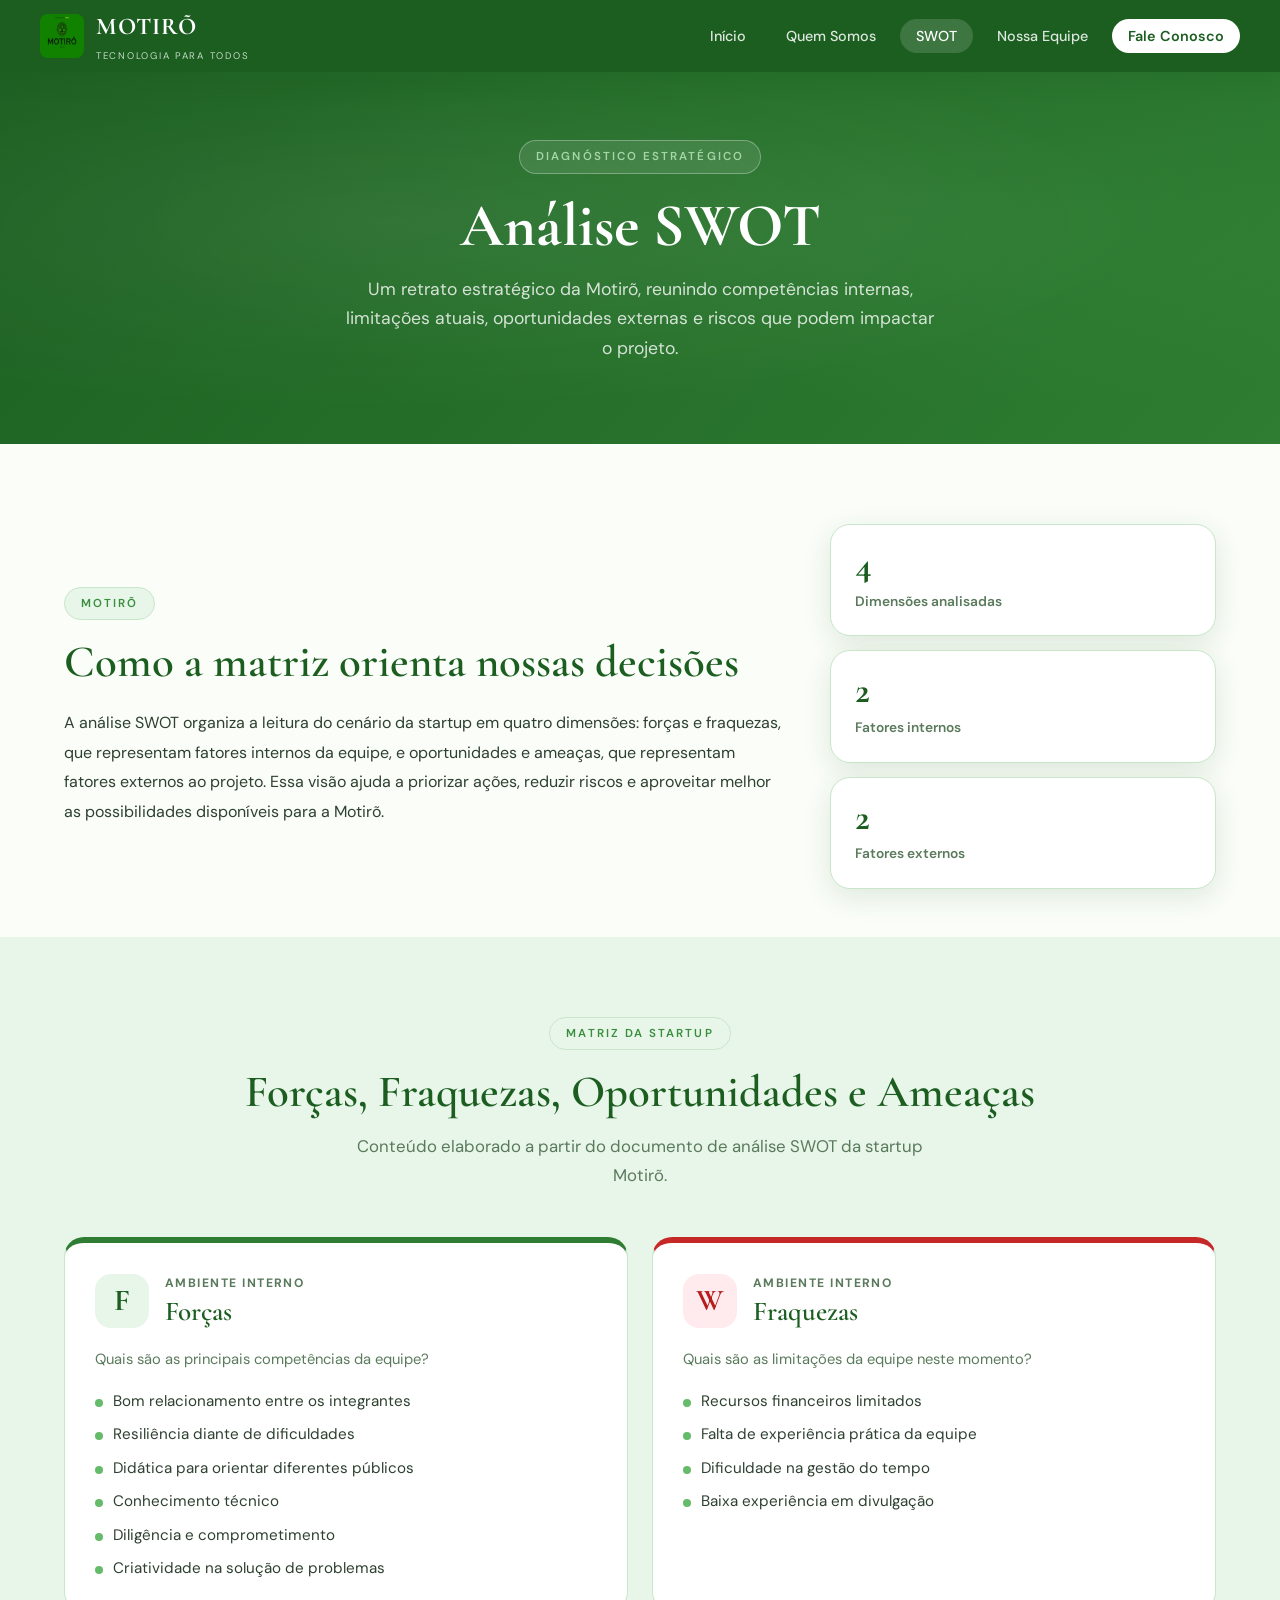
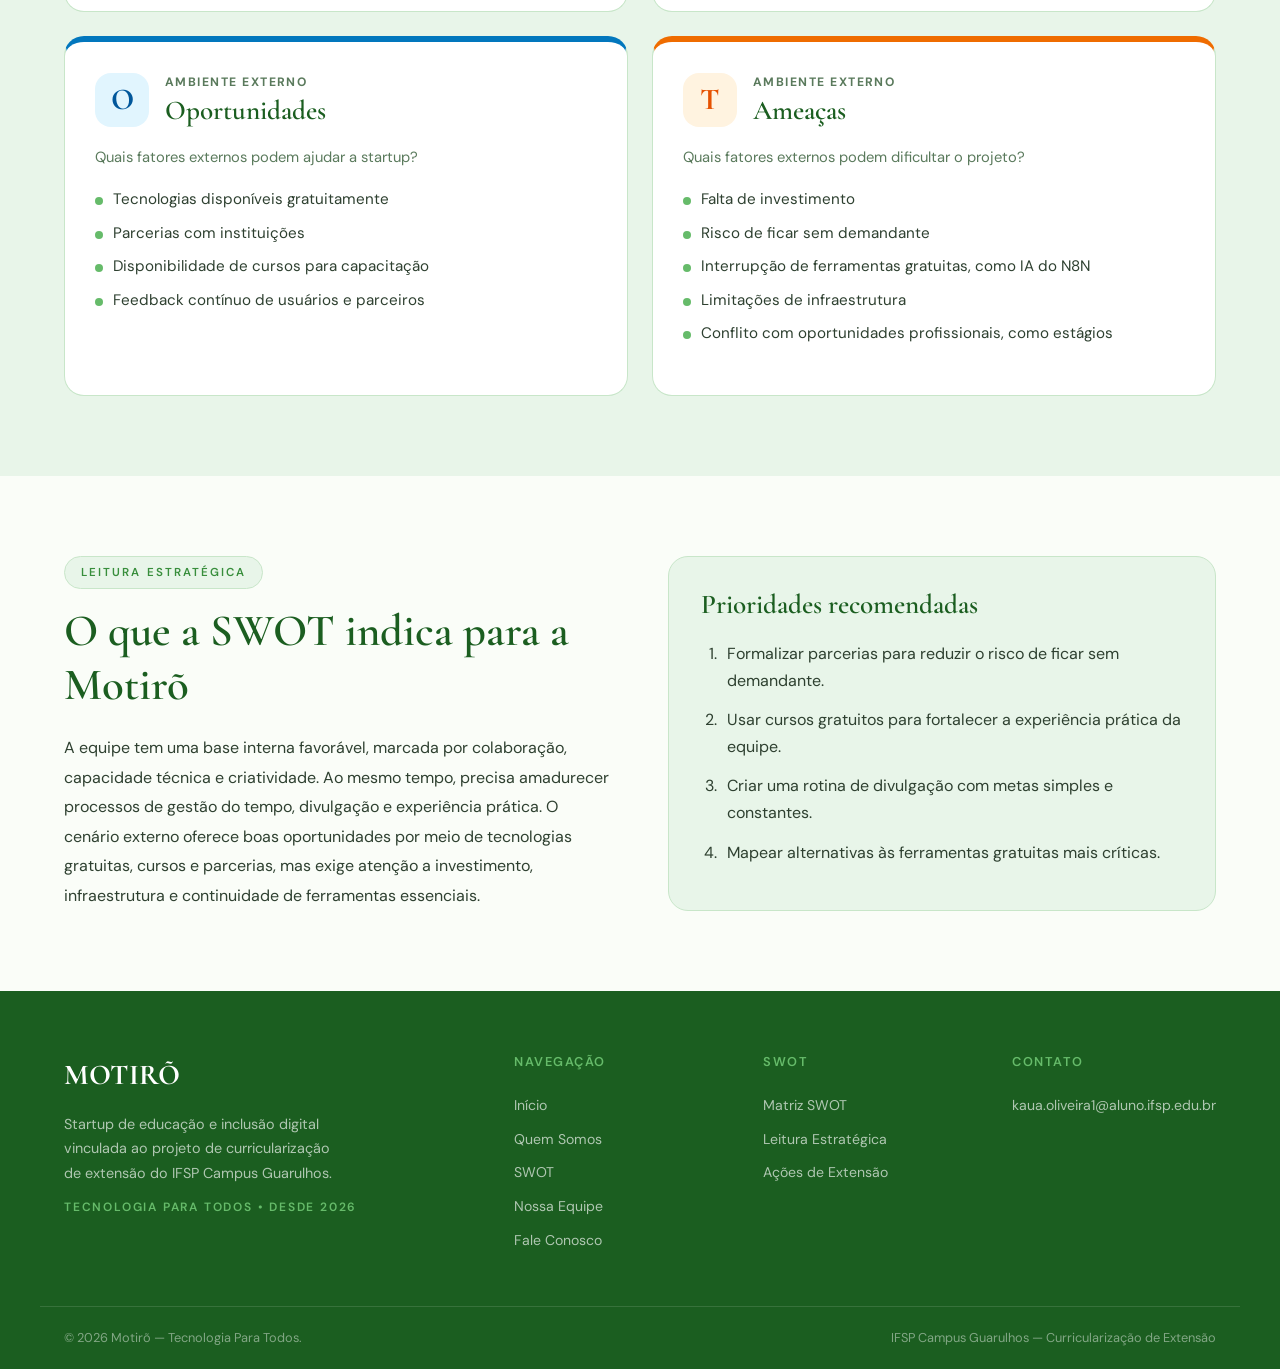
<file: swot.html>
<!DOCTYPE html>
<html lang="pt-BR">
<head>
  <meta charset="UTF-8">
  <meta name="viewport" content="width=device-width, initial-scale=1.0">
  <meta name="description" content="Análise SWOT da Motirõ: forças, fraquezas, oportunidades e ameaças da startup de inclusão digital.">
  <title>SWOT — Motirõ</title>
  <link rel="stylesheet" href="css/style.css">
  <link rel="icon" type="image/jpeg" href="assets/logo.jpeg">
</head>
<body>

  <nav class="navbar solid" id="navbar">
    <div class="navbar-inner">
      <a href="index.html" class="navbar-logo">
        <img src="assets/logo.jpeg" alt="Logo Motirõ" onerror="this.style.display='none'">
        <div class="navbar-logo-text">
          MOTIRÕ
          <span>Tecnologia Para Todos</span>
        </div>
      </a>
      <ul class="navbar-nav" id="navMenu">
        <li><a href="index.html">Início</a></li>
        <li><a href="quem-somos.html">Quem Somos</a></li>
        <li><a href="swot.html" class="active">SWOT</a></li>
        <li><a href="personas.html">Nossa Equipe</a></li>
        <li><a href="contato.html" class="btn-nav">Fale Conosco</a></li>
      </ul>
      <button class="hamburger" id="hamburger" aria-label="Menu">
        <span></span><span></span><span></span>
      </button>
    </div>
  </nav>

  <section class="page-hero">
    <div class="page-hero-content">
      <span class="section-label" style="background:rgba(255,255,255,0.1);border-color:rgba(255,255,255,0.3);color:#A5D6A7">Diagnóstico Estratégico</span>
      <h1>Análise SWOT</h1>
      <p>Um retrato estratégico da Motirõ, reunindo competências internas, limitações atuais, oportunidades externas e riscos que podem impactar o projeto.</p>
    </div>
  </section>

  <section class="section" style="padding-bottom:48px">
    <div class="container">
      <div class="swot-intro fade-up">
        <div>
          <span class="section-label">MOTIRÕ</span>
          <h2 class="section-title" style="text-align:left;margin-bottom:18px">Como a matriz orienta nossas decisões</h2>
          <p>
            A análise SWOT organiza a leitura do cenário da startup em quatro dimensões: forças e fraquezas,
            que representam fatores internos da equipe, e oportunidades e ameaças, que representam fatores
            externos ao projeto. Essa visão ajuda a priorizar ações, reduzir riscos e aproveitar melhor as
            possibilidades disponíveis para a Motirõ.
          </p>
        </div>
        <div class="swot-summary">
          <div>
            <strong>4</strong>
            <span>Dimensões analisadas</span>
          </div>
          <div>
            <strong>2</strong>
            <span>Fatores internos</span>
          </div>
          <div>
            <strong>2</strong>
            <span>Fatores externos</span>
          </div>
        </div>
      </div>
    </div>
  </section>

  <section class="section section-alt" id="matriz-swot">
    <div class="container text-center">
      <span class="section-label">Matriz da Startup</span>
      <h2 class="section-title">Forças, Fraquezas, Oportunidades e Ameaças</h2>
      <p class="section-sub">Conteúdo elaborado a partir do documento de análise SWOT da startup Motirõ.</p>

      <div class="swot-grid">
        <article class="swot-card swot-strength fade-up">
          <div class="swot-card-head">
            <span class="swot-icon">F</span>
            <div>
              <p>Ambiente interno</p>
              <h3>Forças</h3>
            </div>
          </div>
          <p class="swot-question">Quais são as principais competências da equipe?</p>
          <ul class="swot-list">
            <li>Bom relacionamento entre os integrantes</li>
            <li>Resiliência diante de dificuldades</li>
            <li>Didática para orientar diferentes públicos</li>
            <li>Conhecimento técnico</li>
            <li>Diligência e comprometimento</li>
            <li>Criatividade na solução de problemas</li>
          </ul>
        </article>

        <article class="swot-card swot-weakness fade-up" style="transition-delay:.08s">
          <div class="swot-card-head">
            <span class="swot-icon">W</span>
            <div>
              <p>Ambiente interno</p>
              <h3>Fraquezas</h3>
            </div>
          </div>
          <p class="swot-question">Quais são as limitações da equipe neste momento?</p>
          <ul class="swot-list">
            <li>Recursos financeiros limitados</li>
            <li>Falta de experiência prática da equipe</li>
            <li>Dificuldade na gestão do tempo</li>
            <li>Baixa experiência em divulgação</li>
          </ul>
        </article>

        <article class="swot-card swot-opportunity fade-up" style="transition-delay:.16s">
          <div class="swot-card-head">
            <span class="swot-icon">O</span>
            <div>
              <p>Ambiente externo</p>
              <h3>Oportunidades</h3>
            </div>
          </div>
          <p class="swot-question">Quais fatores externos podem ajudar a startup?</p>
          <ul class="swot-list">
            <li>Tecnologias disponíveis gratuitamente</li>
            <li>Parcerias com instituições</li>
            <li>Disponibilidade de cursos para capacitação</li>
            <li>Feedback contínuo de usuários e parceiros</li>
          </ul>
        </article>

        <article class="swot-card swot-threat fade-up" style="transition-delay:.24s">
          <div class="swot-card-head">
            <span class="swot-icon">T</span>
            <div>
              <p>Ambiente externo</p>
              <h3>Ameaças</h3>
            </div>
          </div>
          <p class="swot-question">Quais fatores externos podem dificultar o projeto?</p>
          <ul class="swot-list">
            <li>Falta de investimento</li>
            <li>Risco de ficar sem demandante</li>
            <li>Interrupção de ferramentas gratuitas, como IA do N8N</li>
            <li>Limitações de infraestrutura</li>
            <li>Conflito com oportunidades profissionais, como estágios</li>
          </ul>
        </article>
      </div>
    </div>
  </section>

  <section class="section" id="leitura">
    <div class="container">
      <div class="swot-action-layout">
        <div class="fade-up">
          <span class="section-label">Leitura Estratégica</span>
          <h2 class="section-title" style="text-align:left;margin-bottom:20px">O que a SWOT indica para a Motirõ</h2>
          <p>
            A equipe tem uma base interna favorável, marcada por colaboração, capacidade técnica e criatividade.
            Ao mesmo tempo, precisa amadurecer processos de gestão do tempo, divulgação e experiência prática.
            O cenário externo oferece boas oportunidades por meio de tecnologias gratuitas, cursos e parcerias,
            mas exige atenção a investimento, infraestrutura e continuidade de ferramentas essenciais.
          </p>
        </div>
        <div class="swot-actions fade-up" style="transition-delay:.12s">
          <h3>Prioridades recomendadas</h3>
          <ol>
            <li>Formalizar parcerias para reduzir o risco de ficar sem demandante.</li>
            <li>Usar cursos gratuitos para fortalecer a experiência prática da equipe.</li>
            <li>Criar uma rotina de divulgação com metas simples e constantes.</li>
            <li>Mapear alternativas às ferramentas gratuitas mais críticas.</li>
          </ol>
        </div>
      </div>
    </div>
  </section>

  <footer>
    <div class="footer-grid">
      <div class="footer-brand">
        <div class="logo-text">MOTIRÕ</div>
        <p>Startup de educação e inclusão digital vinculada ao projeto de curricularização de extensão do IFSP Campus Guarulhos.</p>
        <div class="tagline">Tecnologia Para Todos • Desde 2026</div>
      </div>
      <div class="footer-col">
        <h5>Navegação</h5>
        <a href="index.html">Início</a>
        <a href="quem-somos.html">Quem Somos</a>
        <a href="swot.html">SWOT</a>
        <a href="personas.html">Nossa Equipe</a>
        <a href="contato.html">Fale Conosco</a>
      </div>
      <div class="footer-col">
        <h5>SWOT</h5>
        <a href="#matriz-swot">Matriz SWOT</a>
        <a href="#leitura">Leitura Estratégica</a>
        <a href="quem-somos.html#acoes">Ações de Extensão</a>
      </div>
      <div class="footer-col">
        <h5>Contato</h5>
        <a href="mailto:kaua.oliveira1@aluno.ifsp.edu.br">kaua.oliveira1@aluno.ifsp.edu.br</a>
      </div>
    </div>
    <div class="footer-bottom container">
      <span>© 2026 Motirõ — Tecnologia Para Todos.</span>
      <span>IFSP Campus Guarulhos — Curricularização de Extensão</span>
    </div>
  </footer>

  <script>
    document.getElementById('hamburger').addEventListener('click', function() {
      document.getElementById('navMenu').classList.toggle('open');
    });
    const obs = new IntersectionObserver(entries => {
      entries.forEach(e => { if (e.isIntersecting) e.target.classList.add('visible'); });
    }, { threshold: 0.1 });
    document.querySelectorAll('.fade-up').forEach(el => obs.observe(el));
  </script>
</body>
</html>
</file>
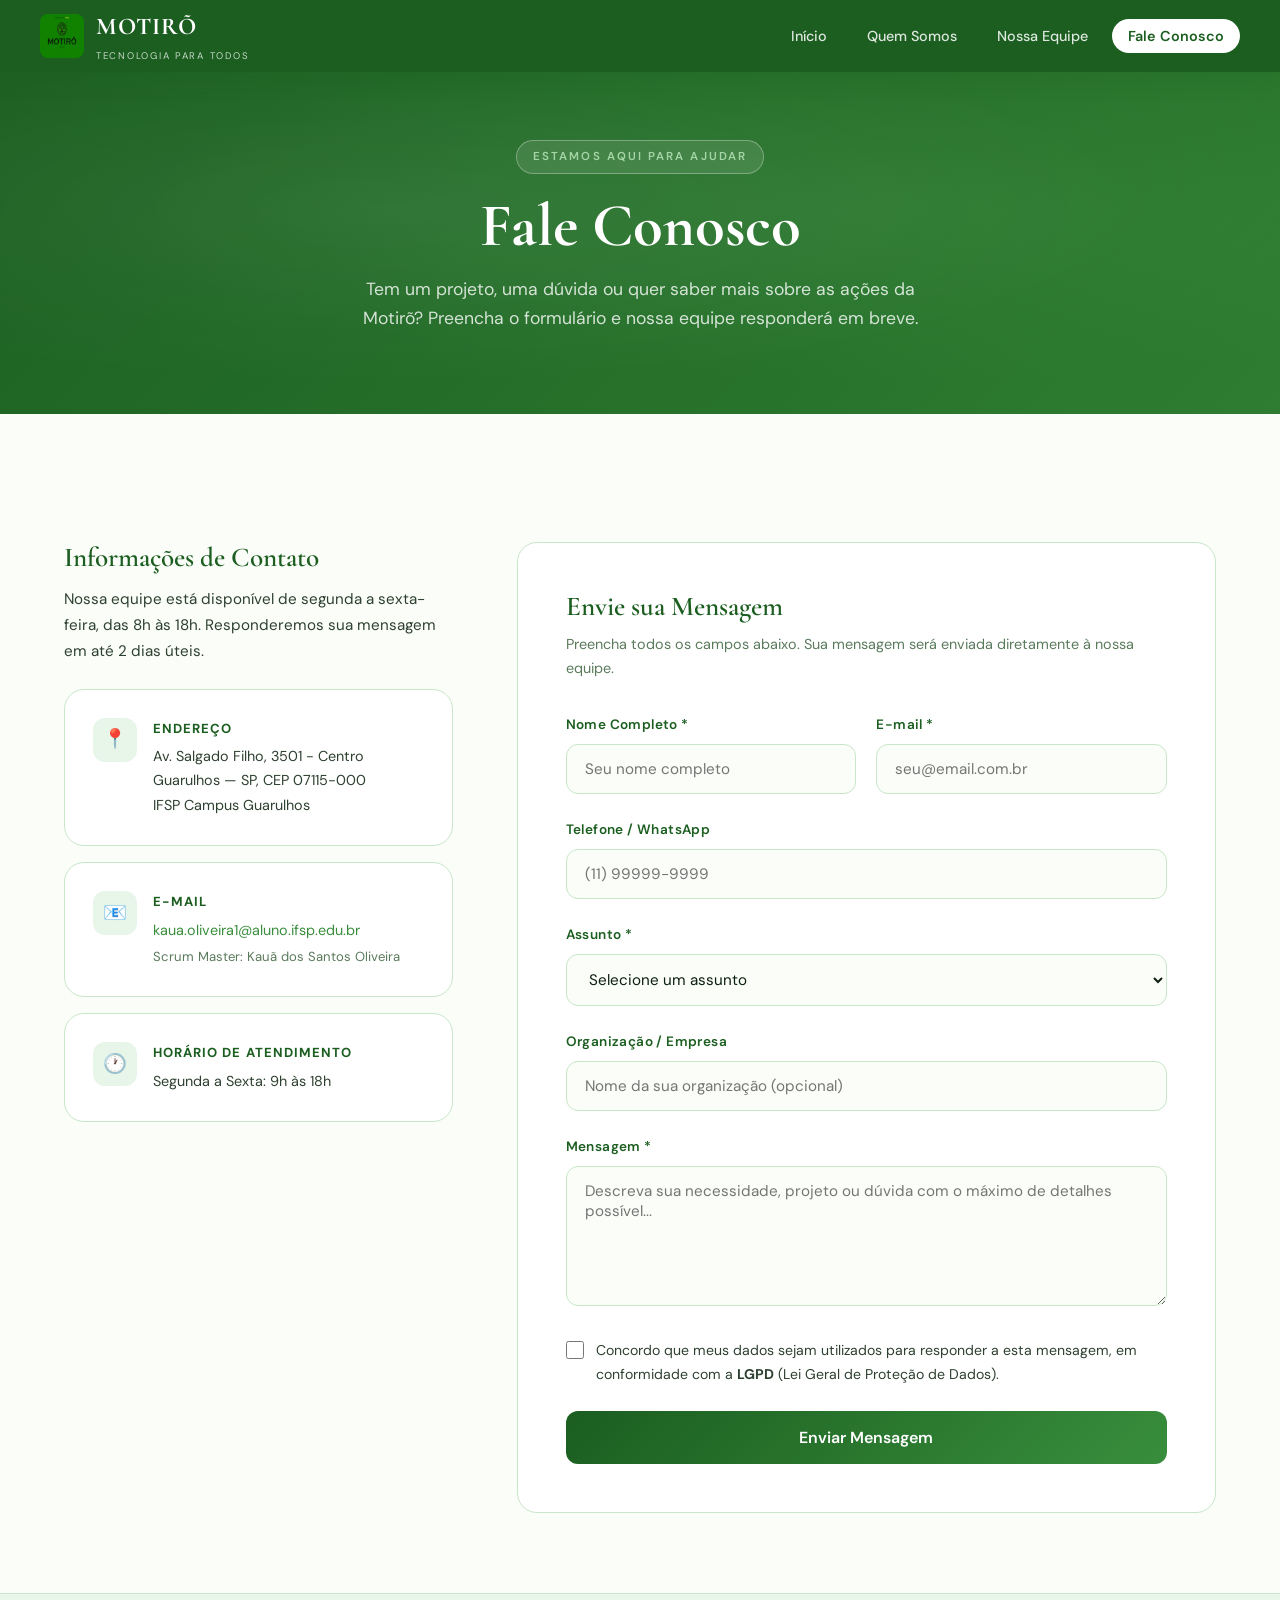
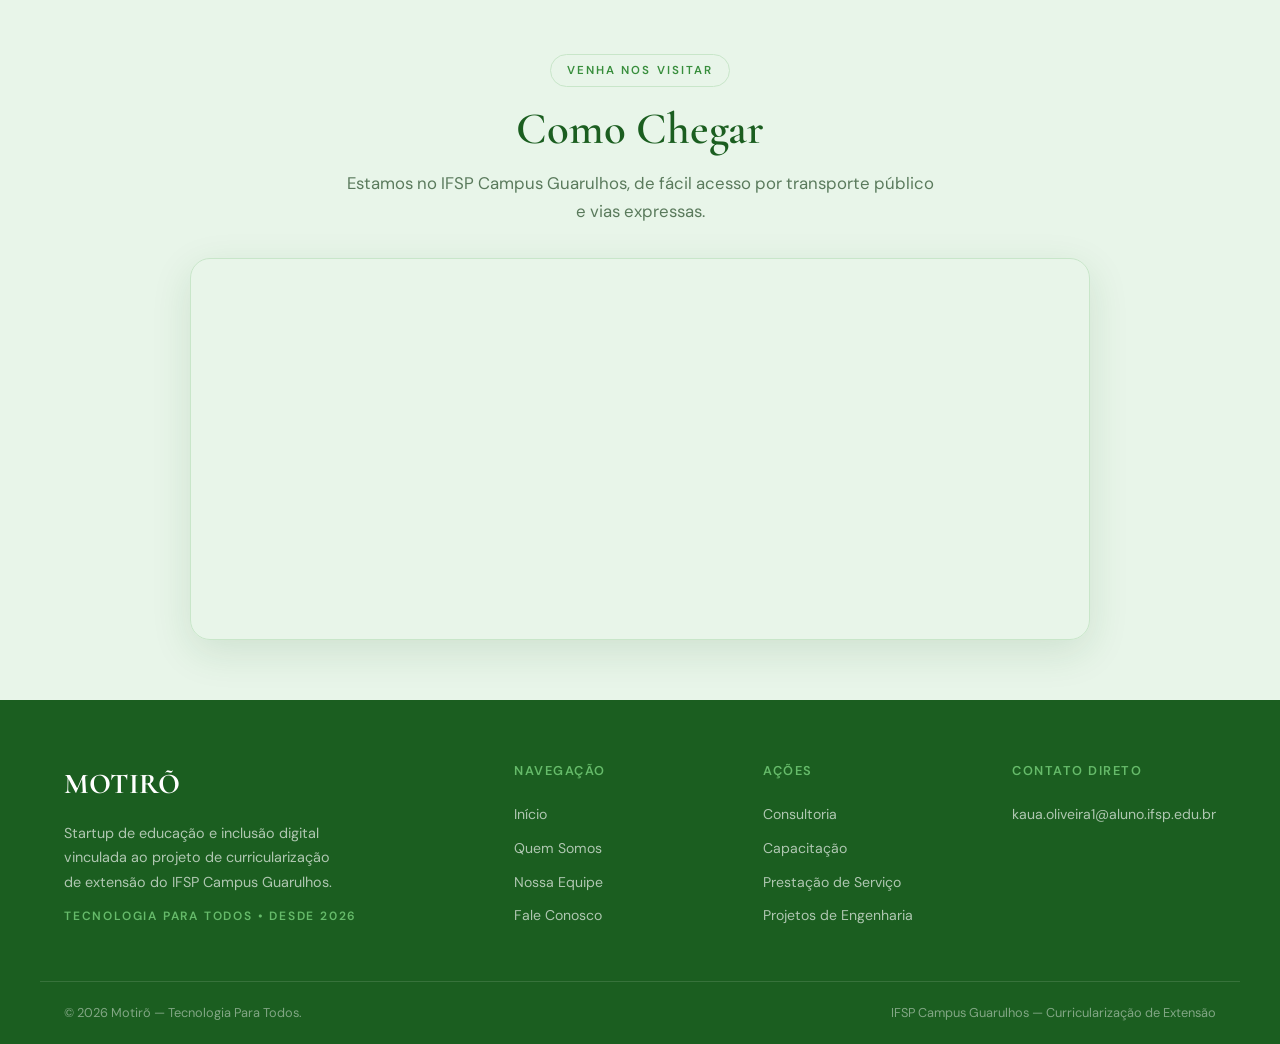
<file: motiro/contato.html>
<!DOCTYPE html>
<html lang="pt-BR">
<head>
  <meta charset="UTF-8">
  <meta name="viewport" content="width=device-width, initial-scale=1.0">
  <meta name="description" content="Entre em contato com a Motirõ — Tecnologia Para Todos. IFSP Campus Guarulhos.">
  <title>Contato — Motirõ</title>
  <link rel="stylesheet" href="css/style.css">
    <link rel="icon" type="image/jpeg" href="assets/logo.jpeg">
</head>
<body>

  <!-- NAVBAR -->
  <nav class="navbar solid" id="navbar">
    <div class="navbar-inner">
      <a href="index.html" class="navbar-logo">
            <img src="assets/logo.jpeg" alt="Logo Motirõ" onerror="this.style.display='none'">
        <div class="navbar-logo-text">
          MOTIRÕ
          <span>Tecnologia Para Todos</span>
        </div>
      </a>
      <ul class="navbar-nav" id="navMenu">
        <li><a href="index.html">Início</a></li>
        <li><a href="quem-somos.html">Quem Somos</a></li>
        <li><a href="personas.html">Nossa Equipe</a></li>
        <li><a href="contato.html" class="btn-nav active">Fale Conosco</a></li>
      </ul>
      <button class="hamburger" id="hamburger" aria-label="Menu">
        <span></span><span></span><span></span>
      </button>
    </div>
  </nav>

  <!-- PAGE HERO -->
  <section class="page-hero">
    <div class="page-hero-content">
      <span class="section-label" style="background:rgba(255,255,255,0.1);border-color:rgba(255,255,255,0.3);color:#A5D6A7">Estamos aqui para ajudar</span>
      <h1>Fale Conosco</h1>
      <p>Tem um projeto, uma dúvida ou quer saber mais sobre as ações da Motirõ? Preencha o formulário e nossa equipe responderá em breve.</p>
    </div>
  </section>

  <!-- CONTATO PRINCIPAL -->
  <section class="section">
    <div class="container">
      <div class="contato-layout">

        <!-- INFO LATERAL -->
        <aside class="fade-up">
          <h3 style="color:var(--verde-primario);margin-bottom:12px">Informações de Contato</h3>
          <p style="color:var(--texto-medio);margin-bottom:24px;font-size:0.95rem">
            Nossa equipe está disponível de segunda a sexta-feira, das 8h às 18h.
            Responderemos sua mensagem em até 2 dias úteis.
          </p>

          <div class="contato-card">
            <div class="contato-card-icon">📍</div>
            <div>
              <h5>Endereço</h5>
              <p>Av. Salgado Filho, 3501 - Centro<br>Guarulhos — SP, CEP 07115-000<br>IFSP Campus Guarulhos</p>
            </div>
          </div>

          <div class="contato-card">
            <div class="contato-card-icon">📧</div>
            <div>
              <h5>E-mail</h5>
              <p><a href="mailto:kaua.oliveira1@aluno.ifsp.edu.br" style="color:var(--verde-vivo)">kaua.oliveira1@aluno.ifsp.edu.br</a></p>
              <p style="font-size:0.82rem;color:var(--texto-leve);margin-top:4px">Scrum Master: Kauã dos Santos Oliveira</p>
            </div>
          </div>

          <div class="contato-card">
            <div class="contato-card-icon">🕐</div>
            <div>
              <h5>Horário de Atendimento</h5>
              <p>Segunda a Sexta: 9h às 18h</p>
            </div>
          </div>
        </aside>

        <!-- FORMULÁRIO -->
        <div class="fade-up" style="transition-delay:.12s">
          <div class="form-box">
            <h3 style="color:var(--verde-primario);margin-bottom:8px">Envie sua Mensagem</h3>
            <p style="color:var(--texto-leve);font-size:0.9rem;margin-bottom:32px">
              Preencha todos os campos abaixo. Sua mensagem será enviada diretamente à nossa equipe.
            </p>

            <!-- Alertas -->
            <div class="alert-success" id="alertSuccess" role="alert">
              ✅ Mensagem enviada com sucesso! Nossa equipe entrará em contato em breve.
            </div>
            <div class="alert-error" id="alertError" role="alert">
              ❌ Ocorreu um erro ao enviar sua mensagem. Por favor, tente novamente.
            </div>

            <form id="contatoForm" action="php/contato.php" method="POST" novalidate>
              <div class="form-row">
                <div class="form-group">
                  <label for="nome">Nome Completo *</label>
                  <input 
                    type="text" 
                    id="nome" 
                    name="nome" 
                    placeholder="Seu nome completo"
                    required
                    minlength="3"
                  >
                  <span class="field-error" id="nomeError" style="display:none;font-size:0.8rem;color:#C62828;margin-top:4px"></span>
                </div>
                <div class="form-group">
                  <label for="email">E-mail *</label>
                  <input 
                    type="email" 
                    id="email" 
                    name="email" 
                    placeholder="seu@email.com.br"
                    required
                  >
                  <span class="field-error" id="emailError" style="display:none;font-size:0.8rem;color:#C62828;margin-top:4px"></span>
                </div>
              </div>

              <div class="form-group">
                <label for="telefone">Telefone / WhatsApp</label>
                <input 
                  type="tel" 
                  id="telefone" 
                  name="telefone" 
                  placeholder="(11) 99999-9999"
                >
              </div>

              <div class="form-group">
                <label for="assunto">Assunto *</label>
                <select id="assunto" name="assunto" required>
                  <option value="" disabled selected>Selecione um assunto</option>
                  <option value="consultoria">Consultoria em Transformação Digital</option>
                  <option value="capacitacao">Capacitação / Educação Digital</option>
                  <option value="prestacao">Prestação de Serviço Tecnológico</option>
                  <option value="engenharia">Projetos de Engenharia / Tecnologia Assistiva</option>
                  <option value="parceria">Proposta de Parceria</option>
                  <option value="voluntariado">Voluntariado / Colaboração</option>
                  <option value="imprensa">Imprensa / Comunicação</option>
                  <option value="outro">Outro Assunto</option>
                </select>
                <span class="field-error" id="assuntoError" style="display:none;font-size:0.8rem;color:#C62828;margin-top:4px"></span>
              </div>

              <div class="form-group">
                <label for="organizacao">Organização / Empresa</label>
                <input 
                  type="text" 
                  id="organizacao" 
                  name="organizacao" 
                  placeholder="Nome da sua organização (opcional)"
                >
              </div>

              <div class="form-group">
                <label for="mensagem">Mensagem *</label>
                <textarea 
                  id="mensagem" 
                  name="mensagem" 
                  placeholder="Descreva sua necessidade, projeto ou dúvida com o máximo de detalhes possível..."
                  required
                  minlength="20"
                ></textarea>
                <span class="field-error" id="mensagemError" style="display:none;font-size:0.8rem;color:#C62828;margin-top:4px"></span>
              </div>

              <div style="display:flex;align-items:flex-start;gap:12px;margin-bottom:24px">
                <input 
                  type="checkbox" 
                  id="concordo" 
                  name="concordo" 
                  required
                  style="width:18px;height:18px;margin-top:2px;accent-color:var(--verde-primario);flex-shrink:0"
                >
                <label for="concordo" style="font-size:0.88rem;color:var(--texto-medio);cursor:pointer;font-weight:400">
                  Concordo que meus dados sejam utilizados para responder a esta mensagem,
                  em conformidade com a <strong>LGPD</strong> (Lei Geral de Proteção de Dados).
                </label>
              </div>

              <button type="submit" class="form-submit" id="submitBtn">
                <span id="submitText">Enviar Mensagem</span>
                <span id="submitLoading" style="display:none">Enviando...</span>
              </button>
            </form>
          </div>
        </div>
      </div>
    </div>
  </section>

  <!-- MAPA -->
  <section style="background:var(--verde-suave);padding:60px 0;border-top:1px solid var(--borda)">
    <div class="container text-center">
      <span class="section-label">Venha Nos Visitar</span>
      <h2 class="section-title">Como Chegar</h2>
      <p class="section-sub" style="margin-bottom:32px">Estamos no IFSP Campus Guarulhos, de fácil acesso por transporte público e vias expressas.</p>
      <div class="mapa-embed" style="max-width:900px;margin:0 auto">
        <iframe
          src="https://www.google.com/maps/embed?pb=!1m18!1m12!1m3!1d4532.85199158448!2d-46.539966323770614!3d-23.43882265710353!2m3!1f0!2f0!3f0!3m2!1i1024!2i768!4f13.1!3m3!1m2!1s0x94cef51fbe5f8681%3A0x1f8cf929993dc97!2sInstituto%20Federal%20de%20Educa%C3%A7%C3%A3o%2C%20Ci%C3%AAncia%20e%20Tecnologia%20de%20S%C3%A3o%20Paulo%20IFSP%20Guarulhos!5e1!3m2!1spt-BR!2sbr!4v1775076987130!5m2!1spt-BR!2sbr"
          allowfullscreen=""
          loading="lazy"
          referrerpolicy="no-referrer-when-downgrade"
          title="Mapa IFSP Campus Guarulhos">
        </iframe>
      </div>
    </div>
  </section>

  <!-- FOOTER -->
  <footer>
    <div class="footer-grid">
      <div class="footer-brand">
        <div class="logo-text">MOTIRÕ</div>
        <p>Startup de educação e inclusão digital vinculada ao projeto de curricularização de extensão do IFSP Campus Guarulhos.</p>
        <div class="tagline">Tecnologia Para Todos • Desde 2026</div>
      </div>
      <div class="footer-col">
        <h5>Navegação</h5>
        <a href="index.html">Início</a>
        <a href="quem-somos.html">Quem Somos</a>
        <a href="personas.html">Nossa Equipe</a>
        <a href="contato.html">Fale Conosco</a>
      </div>
      <div class="footer-col">
        <h5>Ações</h5>
        <a href="quem-somos.html#consultoria">Consultoria</a>
        <a href="quem-somos.html#capacitacao">Capacitação</a>
        <a href="quem-somos.html#prestacao">Prestação de Serviço</a>
        <a href="quem-somos.html#engenharia">Projetos de Engenharia</a>
      </div>
      <div class="footer-col">
        <h5>Contato Direto</h5>
        <a href="mailto:kaua.oliveira1@aluno.ifsp.edu.br">kaua.oliveira1@aluno.ifsp.edu.br</a>
      </div>
    </div>
    <div class="footer-bottom container">
      <span>© 2026 Motirõ — Tecnologia Para Todos. 
        
      </span>
      <span>IFSP Campus Guarulhos — Curricularização de Extensão</span>
    </div>
  </footer>

  <script>
    // Hamburger
    document.getElementById('hamburger').addEventListener('click', function() {
      document.getElementById('navMenu').classList.toggle('open');
    });

    // Máscara telefone
    document.getElementById('telefone').addEventListener('input', function(e) {
      let v = e.target.value.replace(/\D/g, '');
      if (v.length <= 10) v = v.replace(/(\d{2})(\d{4})(\d{0,4})/, '($1) $2-$3');
      else                v = v.replace(/(\d{2})(\d{5})(\d{0,4})/, '($1) $2-$3');
      e.target.value = v.trim().replace(/-$/, '');
    });

    // Validação e envio AJAX
    const form = document.getElementById('contatoForm');
    form.addEventListener('submit', async function(e) {
      e.preventDefault();
      let valid = true;

      // Limpa erros
      document.querySelectorAll('.field-error').forEach(el => el.style.display = 'none');

      const nome     = document.getElementById('nome');
      const email    = document.getElementById('email');
      const assunto  = document.getElementById('assunto');
      const mensagem = document.getElementById('mensagem');
      const concordo = document.getElementById('concordo');

      if (!nome.value.trim() || nome.value.trim().length < 3) {
        showError('nomeError', 'Por favor, informe seu nome completo.'); valid = false;
      }
      if (!email.value.trim() || !/^[^\s@]+@[^\s@]+\.[^\s@]+$/.test(email.value)) {
        showError('emailError', 'Por favor, informe um e-mail válido.'); valid = false;
      }
      if (!assunto.value) {
        showError('assuntoError', 'Por favor, selecione um assunto.'); valid = false;
      }
      if (!mensagem.value.trim() || mensagem.value.trim().length < 20) {
        showError('mensagemError', 'Por favor, escreva uma mensagem com pelo menos 20 caracteres.'); valid = false;
      }
      if (!concordo.checked) {
        alert('Por favor, concorde com os termos de uso dos seus dados antes de enviar.'); valid = false;
      }

      if (!valid) return;

      const btn      = document.getElementById('submitBtn');
      const txtShow  = document.getElementById('submitText');
      const txtLoad  = document.getElementById('submitLoading');
      btn.disabled   = true;
      txtShow.style.display = 'none';
      txtLoad.style.display = 'inline';

      try {
        const data = new FormData(form);
        const res  = await fetch('php/contato.php', { method: 'POST', body: data });
        const json = await res.json();

        if (json.sucesso) {
          document.getElementById('alertSuccess').style.display = 'block';
          document.getElementById('alertError').style.display   = 'none';
          form.reset();
          window.scrollTo({ top: form.offsetTop - 100, behavior: 'smooth' });
        } else {
          throw new Error(json.mensagem || 'Erro desconhecido');
        }
      } catch (err) {
        document.getElementById('alertError').style.display   = 'block';
        document.getElementById('alertError').textContent     = '❌ ' + (err.message || 'Ocorreu um erro. Tente novamente.');
        document.getElementById('alertSuccess').style.display = 'none';
      } finally {
        btn.disabled = false;
        txtShow.style.display = 'inline';
        txtLoad.style.display = 'none';
      }
    });

    function showError(id, msg) {
      const el = document.getElementById(id);
      el.textContent   = msg;
      el.style.display = 'block';
    }

    // Fade-up
    const obs = new IntersectionObserver(entries => {
      entries.forEach(e => { if (e.isIntersecting) e.target.classList.add('visible'); });
    }, { threshold: 0.1 });
    document.querySelectorAll('.fade-up').forEach(el => obs.observe(el));
  </script>
</body>
</html>
</file>
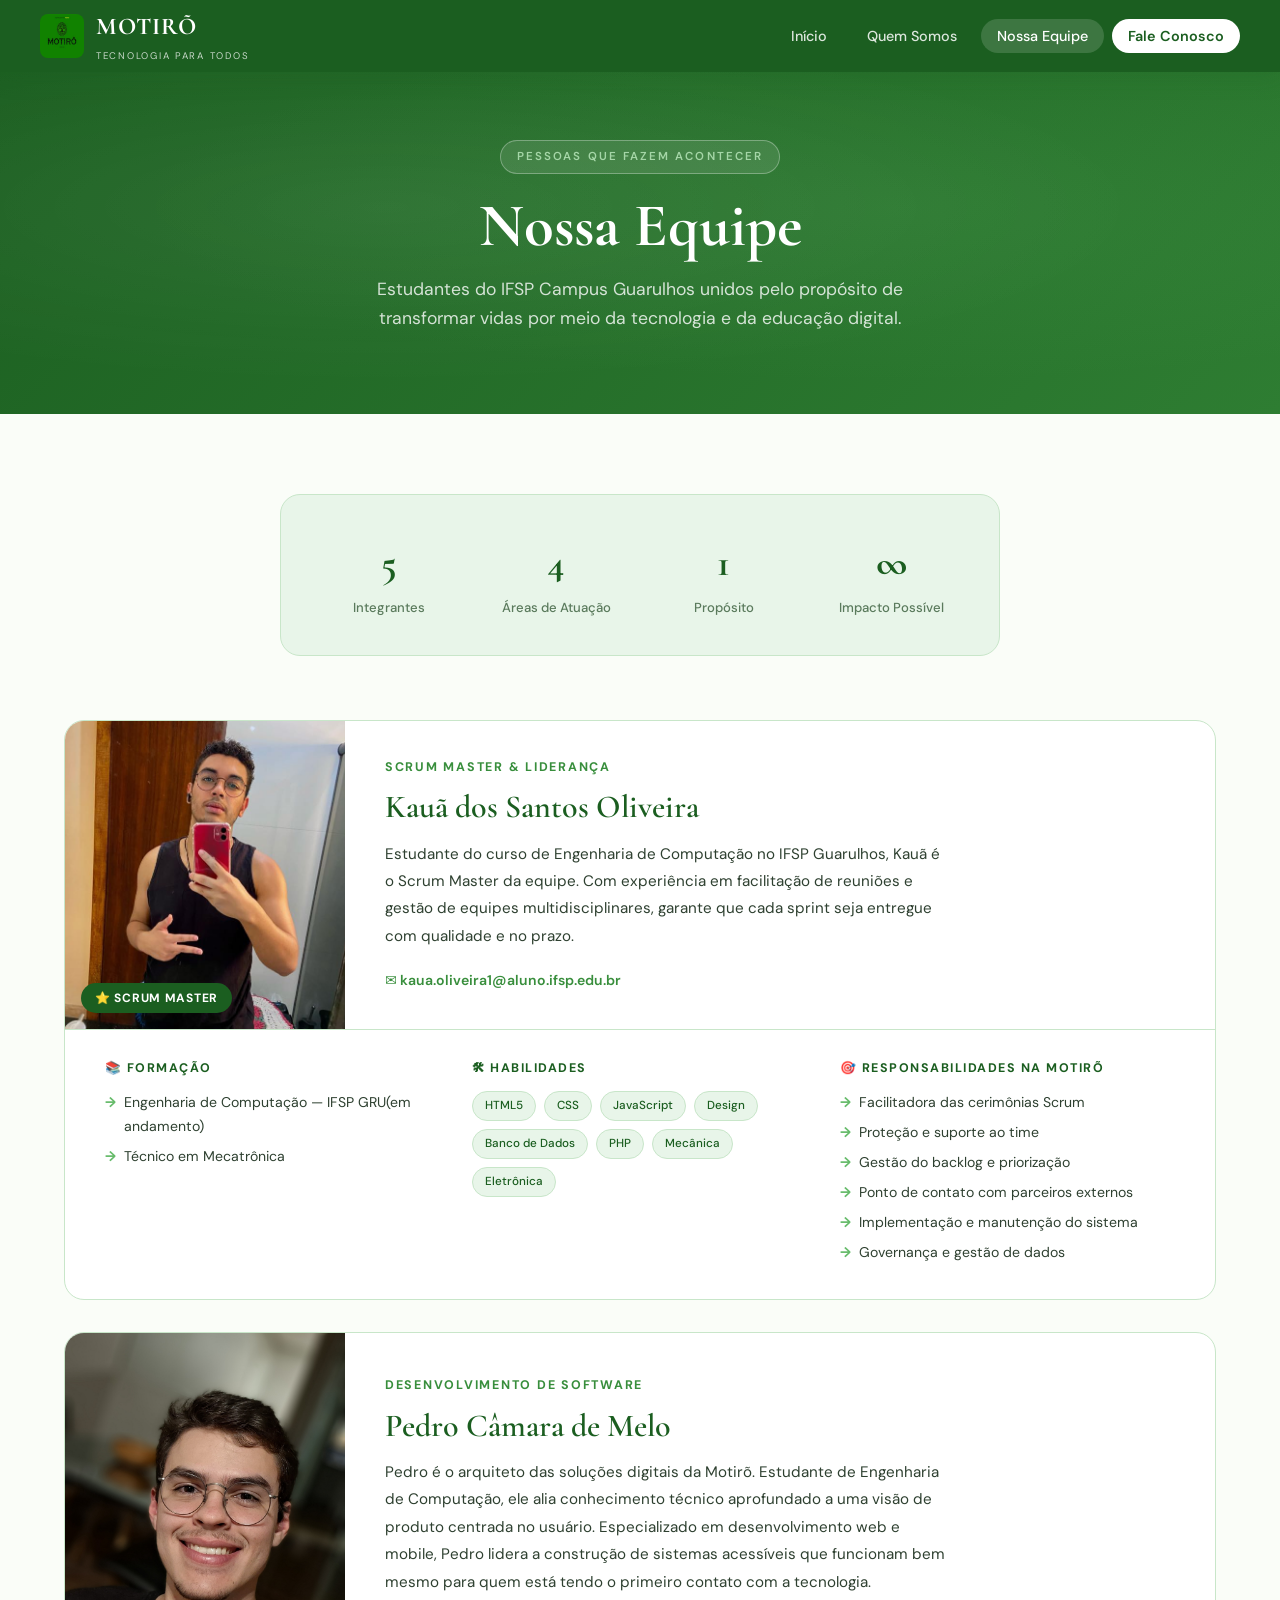
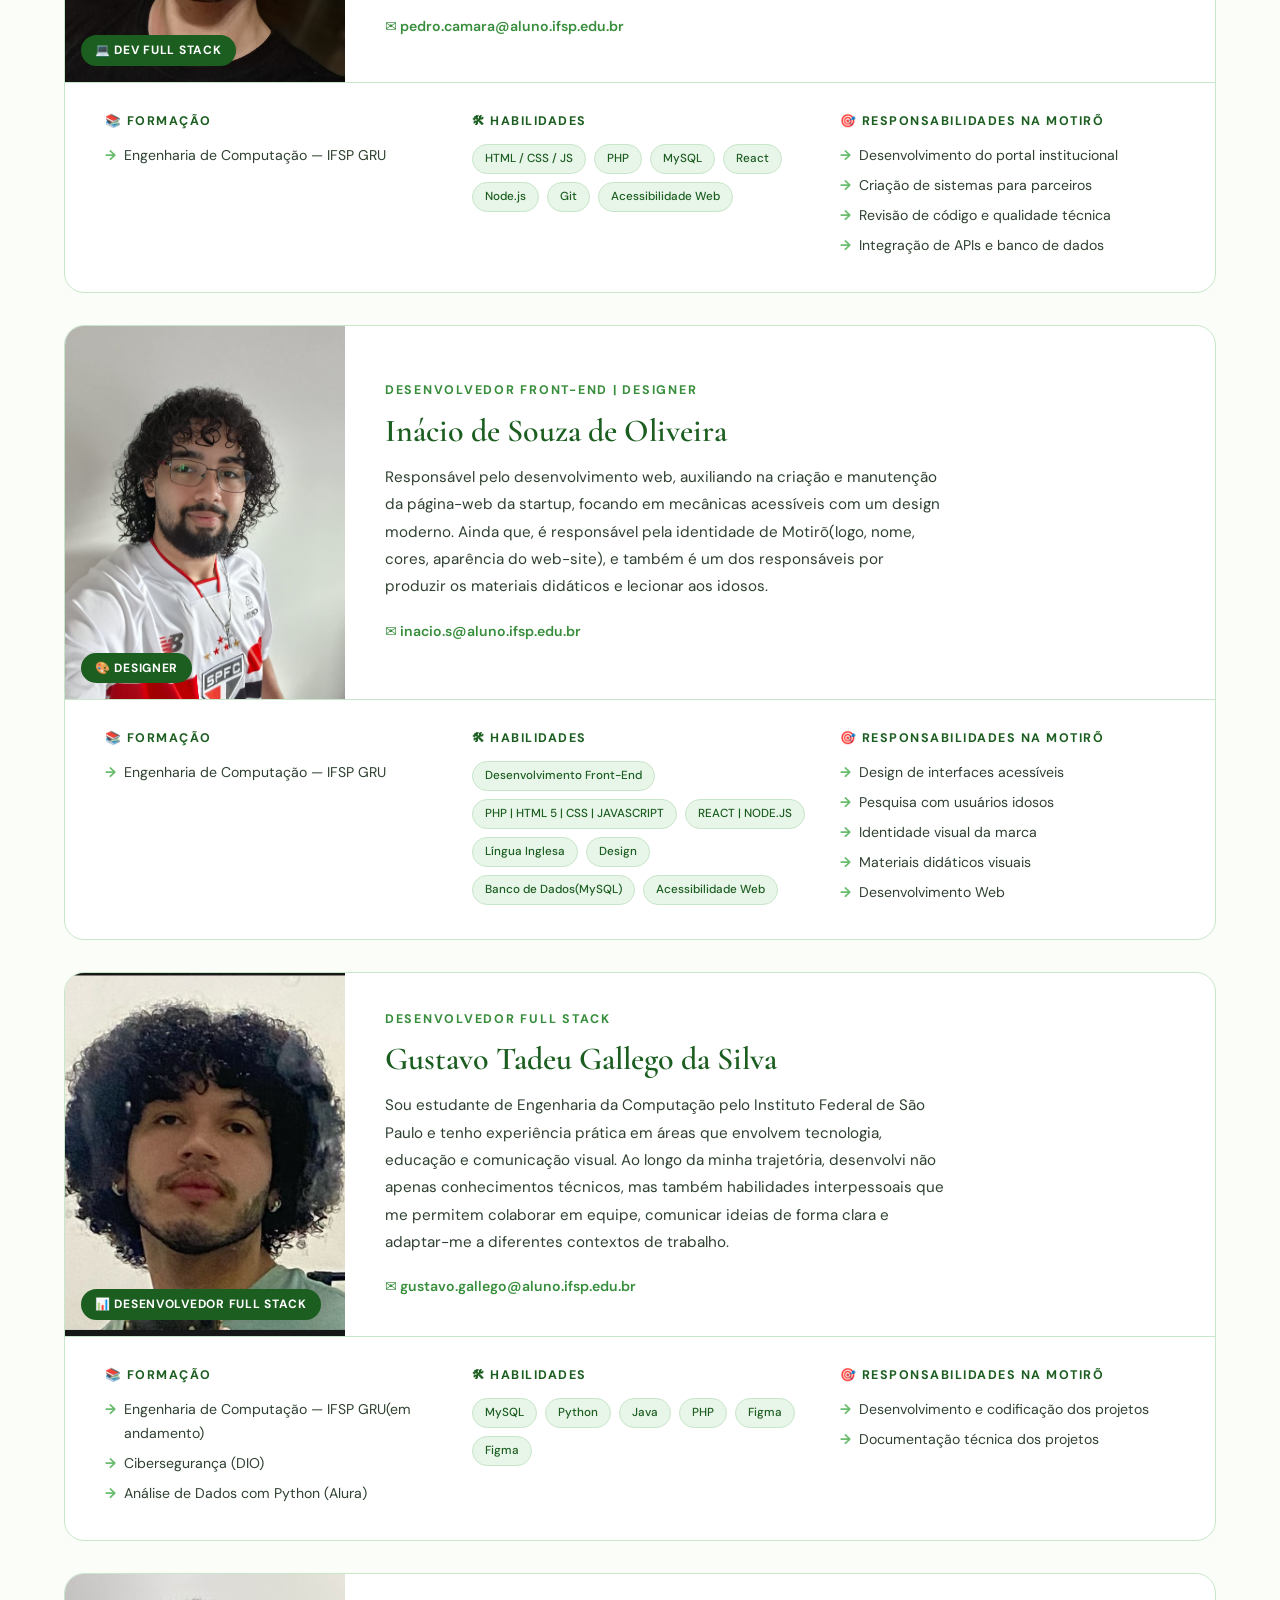
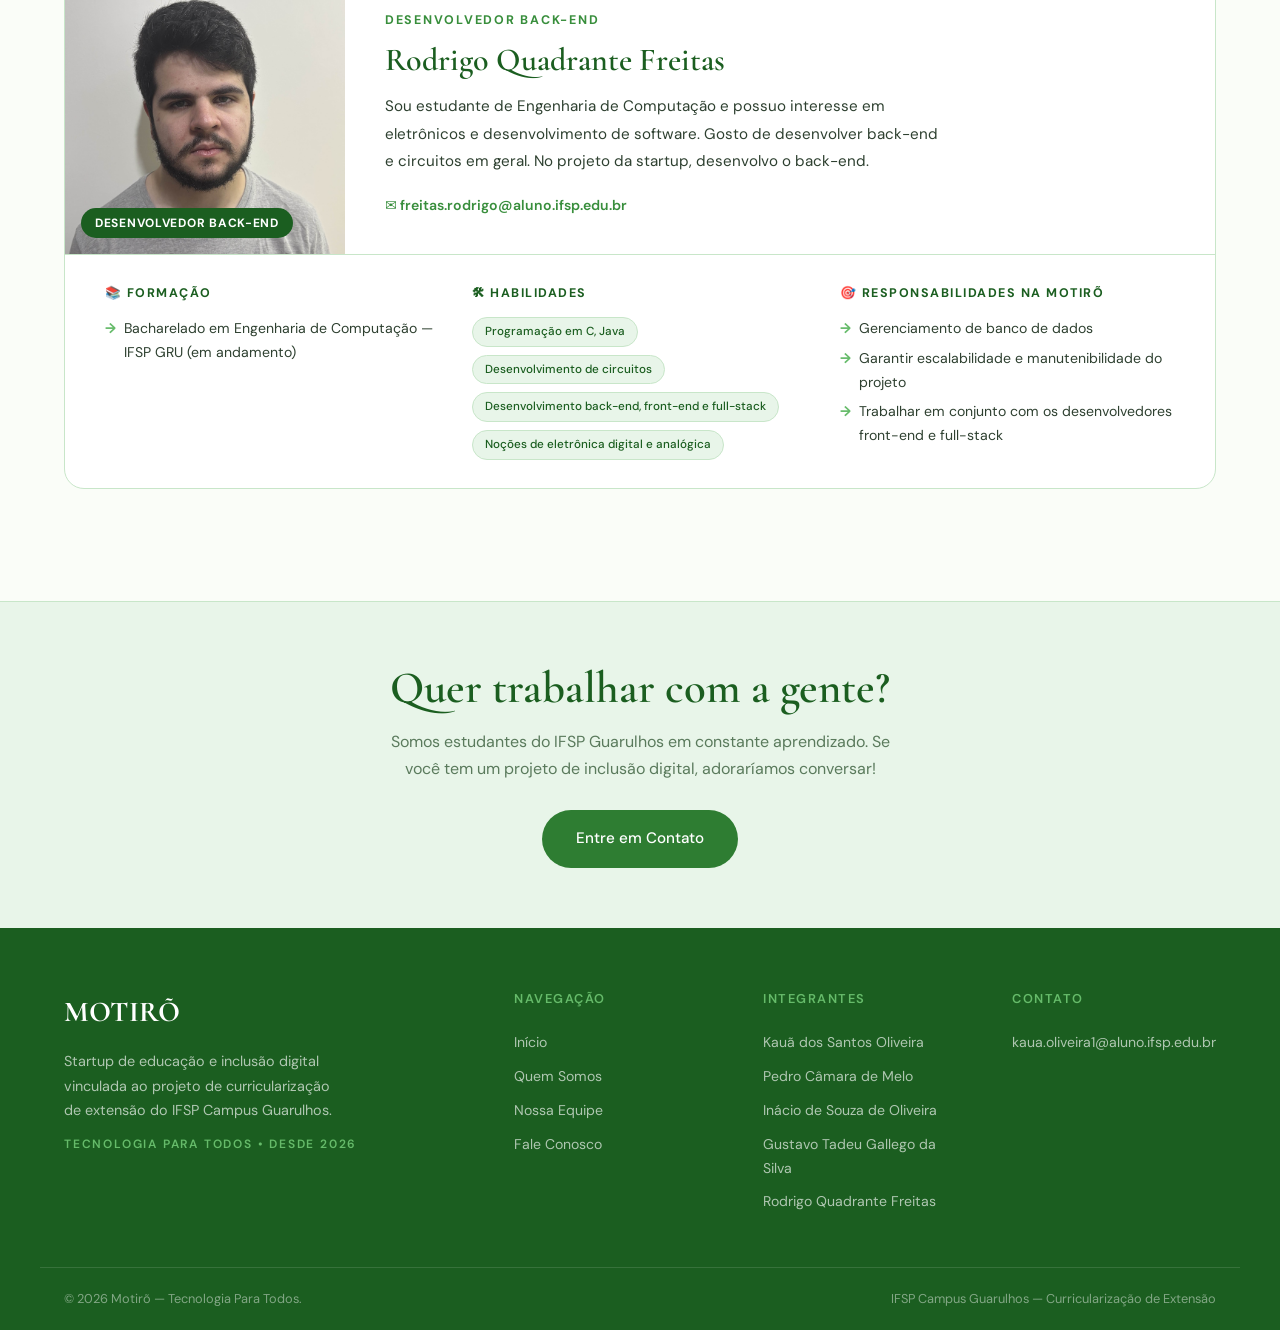
<file: motiro/personas.html>
<!DOCTYPE html>
<html lang="pt-BR">
<head>
  <meta charset="UTF-8">
  <meta name="viewport" content="width=device-width, initial-scale=1.0">
  <meta name="description" content="Conheça a equipe da Motirõ — estudantes do IFSP Campus Guarulhos comprometidos com a inclusão digital.">
  <title>Nossa Equipe — Motirõ</title>
  <link rel="stylesheet" href="css/style.css">
    <link rel="icon" type="image/jpeg" href="assets/logo.jpeg">
  <style>
    .persona-expandida {
      background: var(--branco);
      border: 1px solid var(--borda);
      border-radius: var(--radius-lg);
      overflow: hidden;
      margin-bottom: 32px;
      transition: var(--transicao);
    }
    .persona-expandida:hover { box-shadow: 0 12px 40px var(--sombra); }
    .persona-exp-header {
      display: grid;
      grid-template-columns: 280px 1fr;
      min-height: 280px;
    }
    .persona-exp-foto {
      position: relative;
      overflow: hidden;
    }
    .persona-exp-foto img {
      width: 100%; height: 100%;
      object-fit: cover;
    }
    .persona-exp-badge {
      position: absolute;
      bottom: 16px; left: 16px;
      background: var(--verde-primario);
      color: var(--branco);
      font-size: 0.75rem;
      font-weight: 700;
      padding: 5px 14px;
      border-radius: 999px;
      letter-spacing: 0.06em;
      text-transform: uppercase;
    }
    .persona-exp-info {
      padding: 36px 40px;
      display: flex;
      flex-direction: column;
      justify-content: center;
    }
    .persona-exp-info .role {
      font-size: 0.78rem;
      font-weight: 700;
      color: var(--verde-vivo);
      letter-spacing: 0.14em;
      text-transform: uppercase;
      margin-bottom: 10px;
    }
    .persona-exp-info h3 {
      font-size: 2rem;
      color: var(--verde-primario);
      margin-bottom: 14px;
    }
    .persona-exp-info .bio {
      font-size: 0.95rem;
      color: var(--texto-medio);
      line-height: 1.8;
      max-width: 560px;
    }
    .persona-exp-body {
      border-top: 1px solid var(--borda);
      padding: 28px 40px;
      display: grid;
      grid-template-columns: repeat(3, 1fr);
      gap: 32px;
    }
    .persona-exp-col h5 {
      font-size: 0.78rem;
      font-weight: 700;
      color: var(--verde-primario);
      letter-spacing: 0.12em;
      text-transform: uppercase;
      margin-bottom: 12px;
    }
    .persona-exp-col p,
    .persona-exp-col li {
      font-size: 0.88rem;
      color: var(--texto-medio);
      line-height: 1.7;
    }
    .persona-exp-col ul { padding-left: 0; }
    .persona-exp-col li {
      display: flex;
      align-items: flex-start;
      gap: 8px;
      margin-bottom: 6px;
    }
    .persona-exp-col li::before {
      content: '→';
      color: var(--verde-claro);
      font-weight: 700;
      flex-shrink: 0;
    }
    .tags-wrap { display: flex; flex-wrap: wrap; gap: 8px; }
    @media (max-width: 768px) {
      .persona-exp-header { grid-template-columns: 1fr; }
      .persona-exp-foto   { height: 240px; }
      .persona-exp-info   { padding: 24px; }
      .persona-exp-body   { grid-template-columns: 1fr; padding: 24px; }
    }
  </style>
</head>
<body>

  <!-- NAVBAR -->
  <nav class="navbar solid" id="navbar">
    <div class="navbar-inner">
      <a href="index.html" class="navbar-logo">
            <img src="assets/logo.jpeg" alt="Logo Motirõ" onerror="this.style.display='none'">
        <div class="navbar-logo-text">
          MOTIRÕ
          <span>Tecnologia Para Todos</span>
        </div>
      </a>
      <ul class="navbar-nav" id="navMenu">
        <li><a href="index.html">Início</a></li>
        <li><a href="quem-somos.html">Quem Somos</a></li>
        <li><a href="personas.html" class="active">Nossa Equipe</a></li>
        <li><a href="contato.html" class="btn-nav">Fale Conosco</a></li>
      </ul>
      <button class="hamburger" id="hamburger" aria-label="Menu">
        <span></span><span></span><span></span>
      </button>
    </div>
  </nav>

  <!-- PAGE HERO -->
  <section class="page-hero">
    <div class="page-hero-content">
      <span class="section-label" style="background:rgba(255,255,255,0.1);border-color:rgba(255,255,255,0.3);color:#A5D6A7">Pessoas que Fazem Acontecer</span>
      <h1>Nossa Equipe</h1>
      <p>Estudantes do IFSP Campus Guarulhos unidos pelo propósito de transformar vidas por meio da tecnologia e da educação digital.</p>
    </div>
  </section>

  <!-- INTRO -->
  <section class="section" style="padding-bottom:40px">
    <div class="container text-center">
      <div style="max-width:720px;margin:0 auto;background:var(--verde-suave);border:1px solid var(--borda);border-radius:var(--radius-lg);padding:36px;display:grid;grid-template-columns:repeat(4,1fr);gap:24px">
        <div>
          <div style="font-family:var(--fonte-display);font-size:2.4rem;font-weight:700;color:var(--verde-primario)">5</div>
          <div style="font-size:0.82rem;color:var(--texto-leve);font-weight:500">Integrantes</div>
        </div>
        <div>
          <div style="font-family:var(--fonte-display);font-size:2.4rem;font-weight:700;color:var(--verde-primario)">4</div>
          <div style="font-size:0.82rem;color:var(--texto-leve);font-weight:500">Áreas de Atuação</div>
        </div>
        <div>
          <div style="font-family:var(--fonte-display);font-size:2.4rem;font-weight:700;color:var(--verde-primario)">1</div>
          <div style="font-size:0.82rem;color:var(--texto-leve);font-weight:500">Propósito</div>
        </div>
        <div>
          <div style="font-family:var(--fonte-display);font-size:2.4rem;font-weight:700;color:var(--verde-primario)">∞</div>
          <div style="font-size:0.82rem;color:var(--texto-leve);font-weight:500">Impacto Possível</div>
        </div>
      </div>
    </div>
  </section>

  <!-- PERSONAS DETALHADAS -->
  <section class="section" style="padding-top:24px" id="personas">
    <div class="container">

      <!-- KAUÃ -->
      <div class="persona-expandida fade-up" id="kaua">
        <div class="persona-exp-header">
          <div class="persona-exp-foto">
            <img src="assets/kaua.png" alt="Kauã dos Santos Oliveira">
            <span class="persona-exp-badge">⭐ Scrum Master</span>
          </div>
          <div class="persona-exp-info">
            <div class="role">Scrum Master &amp; Liderança</div>
            <h3>Kauã dos Santos Oliveira</h3>
            <p class="bio">
              Estudante do curso de Engenharia de Computação no IFSP Guarulhos, Kauã é o Scrum Master
              da equipe. Com experiência em facilitação de reuniões e gestão
              de equipes multidisciplinares, garante que cada sprint seja entregue com qualidade e no prazo.
            </p>
            <div style="margin-top:16px">
              <a href="mailto:kaua.oliveira1@aluno.ifsp.edu.br" style="font-size:0.88rem;color:var(--verde-vivo);font-weight:600">
                ✉ kaua.oliveira1@aluno.ifsp.edu.br
              </a>
            </div>
          </div>
        </div>
        <div class="persona-exp-body">
          <div class="persona-exp-col">
            <h5>📚 Formação</h5>
            <ul>
              <li>Engenharia de Computação — IFSP GRU(em andamento)</li>
              <li>Técnico em Mecatrônica</li>
            </ul>
          </div>
          <div class="persona-exp-col">
            <h5>🛠 Habilidades</h5>
            <div class="tags-wrap">
              <span class="hab-tag">HTML5</span>
              <span class="hab-tag">CSS</span>
              <span class="hab-tag">JavaScript</span>
              <span class="hab-tag">Design</span>
              <span class="hab-tag">Banco de Dados</span>
              <span class="hab-tag">PHP</span>
              <span class="hab-tag">Mecânica</span>
              <span class="hab-tag">Eletrônica</span>
            </div>
          </div>
          <div class="persona-exp-col">
            <h5>🎯 Responsabilidades na Motirõ</h5>
            <ul>
              <li>Facilitadora das cerimônias Scrum</li>
              <li>Proteção e suporte ao time</li>
              <li>Gestão do backlog e priorização</li>
              <li>Ponto de contato com parceiros externos</li>
              <li>Implementação e manutenção do sistema</li>
              <li>Governança e gestão de dados</li>
            </ul>
          </div>
        </div>
      </div>

      <!-- PEDRO -->
      <div class="persona-expandida fade-up" id="pedro" style="transition-delay:.08s">
        <div class="persona-exp-header">
          <div class="persona-exp-foto">
            <img src="assets/pedro4x5.jpg" alt="Pedro Câmara de Melo">
            <span class="persona-exp-badge">💻 Dev Full Stack</span>
          </div>
          <div class="persona-exp-info">
            <div class="role">Desenvolvimento de Software</div>
            <h3>Pedro Câmara de Melo</h3>
            <p class="bio">
              Pedro é o arquiteto das soluções digitais da Motirõ. Estudante de Engenharia de Computação, ele alia
              conhecimento técnico aprofundado a uma visão de produto centrada no usuário. Especializado em
              desenvolvimento web e mobile, Pedro lidera a construção de sistemas acessíveis que funcionam bem
              mesmo para quem está tendo o primeiro contato com a tecnologia.
            </p>
            <div style="margin-top:16px">
              <a href="mailto:pedro.camara@aluno.ifsp.edu.br" style="font-size:0.88rem;color:var(--verde-vivo);font-weight:600">
                ✉ pedro.camara@aluno.ifsp.edu.br
              </a>
            </div>
          </div>
        </div>
        <div class="persona-exp-body">
          <div class="persona-exp-col">
            <h5>📚 Formação</h5>
            <ul>
              <li>Engenharia de Computação — IFSP GRU</li>
            </ul>
          </div>
          <div class="persona-exp-col">
            <h5>🛠 Habilidades</h5>
            <div class="tags-wrap">
              <span class="hab-tag">HTML / CSS / JS</span>
              <span class="hab-tag">PHP</span>
              <span class="hab-tag">MySQL</span>
              <span class="hab-tag">React</span>
              <span class="hab-tag">Node.js</span>
              <span class="hab-tag">Git</span>
              <span class="hab-tag">Acessibilidade Web</span>
            </div>
          </div>
          <div class="persona-exp-col">
            <h5>🎯 Responsabilidades na Motirõ</h5>
            <ul>
              <li>Desenvolvimento do portal institucional</li>
              <li>Criação de sistemas para parceiros</li>
              <li>Revisão de código e qualidade técnica</li>
              <li>Integração de APIs e banco de dados</li>
            </ul>
          </div>
        </div>
      </div>

      <!-- INACIO -->
      <div class="persona-expandida fade-up" id="inacio" style="transition-delay:.16s">
        <div class="persona-exp-header">
          <div class="persona-exp-foto">
            <img src="assets/inacio.jpeg" alt="Inácio de Souza de Oliveira">
            <span class="persona-exp-badge">🎨 Designer</span>
          </div>
          <div class="persona-exp-info">
            <div class="role">Desenvolvedor Front-End | Designer</div>
            <h3>Inácio de Souza de Oliveira</h3>
            <p class="bio">
                Responsável pelo desenvolvimento web, auxiliando na criação e manutenção da página-web da startup, focando em mecânicas acessíveis com um design moderno.
                Ainda que, é responsável pela identidade de Motirõ(logo, nome, cores, aparência do web-site), e também é um dos responsáveis por produzir os materiais didáticos e lecionar aos idosos.
            </p>
            <div style="margin-top:16px">
              <a href="mailto:inacio.s@aluno.ifsp.edu.br" style="font-size:0.88rem;color:var(--verde-vivo);font-weight:600">
                ✉ inacio.s@aluno.ifsp.edu.br
              </a>
            </div>
          </div>
        </div>
        <div class="persona-exp-body">
          <div class="persona-exp-col">
            <h5>📚 Formação</h5>
            <ul>
              <li>Engenharia de Computação — IFSP GRU</li>
            </ul>
          </div>
          <div class="persona-exp-col">
            <h5>🛠 Habilidades</h5>
            <div class="tags-wrap">
              <span class="hab-tag">Desenvolvimento Front-End</span>
              <span class="hab-tag">PHP | HTML 5 | CSS | JAVASCRIPT</span>
              <span class="hab-tag">REACT | NODE.JS</span>
              <span class="hab-tag">Língua Inglesa</span>
              <span class="hab-tag">Design</span>
              <span class="hab-tag">Banco de Dados(MySQL)</span>
              <span class="hab-tag">Acessibilidade Web</span>
            </div>
          </div>
          <div class="persona-exp-col">
            <h5>🎯 Responsabilidades na Motirõ</h5>
            <ul>
              <li>Design de interfaces acessíveis</li>
              <li>Pesquisa com usuários idosos</li>
              <li>Identidade visual da marca</li>
              <li>Materiais didáticos visuais</li>
              <li>Desenvolvimento Web</li>
            </ul>
          </div>
        </div>
      </div>

      <!-- GUSTAVO -->
      <div class="persona-expandida fade-up" id="gustavo" style="transition-delay:.24s">
        <div class="persona-exp-header">
          <div class="persona-exp-foto">
            <img src="assets/gustavo.jpeg" alt="Gustavo Tadeu Gallego da Silva">
            <span class="persona-exp-badge">📊 Desenvolvedor Full Stack</span>
          </div>
          <div class="persona-exp-info">
            <div class="role">Desenvolvedor Full Stack</div>
            <h3>Gustavo Tadeu Gallego da Silva</h3>
            <p class="bio">
              Sou estudante de Engenharia da Computação pelo Instituto Federal de São
              Paulo e tenho experiência prática em áreas que envolvem tecnologia,
              educação e comunicação visual. Ao longo da minha trajetória, desenvolvi
              não apenas conhecimentos técnicos, mas também habilidades
              interpessoais que me permitem colaborar em equipe, comunicar ideias de
              forma clara e adaptar-me a diferentes contextos de trabalho.
            </p>
            <div style="margin-top:16px">
              <a href="mailto:gustavo.gallego@aluno.ifsp.edu.br" style="font-size:0.88rem;color:var(--verde-vivo);font-weight:600">
                ✉ gustavo.gallego@aluno.ifsp.edu.br
              </a>
            </div>
          </div>
        </div>
        <div class="persona-exp-body">
          <div class="persona-exp-col">
            <h5>📚 Formação</h5>
            <ul>
              <li>Engenharia de Computação — IFSP GRU(em andamento)</li>
              <li>Cibersegurança (DIO)</li>
              <li>Análise de Dados com Python (Alura)</li>
            </ul>
          </div>
          <div class="persona-exp-col">
            <h5>🛠 Habilidades</h5>
            <div class="tags-wrap">
              <span class="hab-tag">MySQL</span>
              <span class="hab-tag">Python</span>
              <span class="hab-tag">Java</span>
              <span class="hab-tag">PHP</span>
              <span class="hab-tag">Figma</span>
              <span class="hab-tag">Figma</span>
            </div>
          </div>
          <div class="persona-exp-col">
            <h5>🎯 Responsabilidades na Motirõ</h5>
            <ul>
              <li>Desenvolvimento e codificação dos projetos</li>
              <li>Documentação técnica dos projetos</li>
            </ul>
          </div>
        </div>
      </div>

      <!-- RODRIGO -->
      <div class="persona-expandida fade-up" id="rodrigo" style="transition-delay:.32s">
        <div class="persona-exp-header">
          <div class="persona-exp-foto">
            <img src="assets/rodrigo.jpeg" alt="Rodrigo Quadrante Freitas">
            <span class="persona-exp-badge">Desenvolvedor back-end</span>
          </div>
          <div class="persona-exp-info">
            <div class="role">Desenvolvedor back-end</div>
            <h3>Rodrigo Quadrante Freitas</h3>
            <p class="bio">
              Sou estudante de Engenharia de Computação e possuo interesse em
              eletrônicos e desenvolvimento de software. Gosto de desenvolver back-end
              e circuitos em geral. No projeto da startup, desenvolvo o back-end.
            </p>
            <div style="margin-top:16px">
              <a href="mailto:freitas.rodrigo@aluno.ifsp.edu.br" style="font-size:0.88rem;color:var(--verde-vivo);font-weight:600">
                ✉ freitas.rodrigo@aluno.ifsp.edu.br
              </a>
            </div>
          </div>
        </div>
        <div class="persona-exp-body">
          <div class="persona-exp-col">
            <h5>📚 Formação</h5>
            <ul>
              <li>Bacharelado em Engenharia de Computação — IFSP GRU (em andamento)</li>
            </ul>
          </div>
          <div class="persona-exp-col">
            <h5>🛠 Habilidades</h5>
            <div class="tags-wrap">
              <span class="hab-tag">Programação em C, Java</span>
              <span class="hab-tag">Desenvolvimento de circuitos</span>
              <span class="hab-tag">Desenvolvimento back-end, front-end e full-stack</span>
              <span class="hab-tag">Noções de eletrônica digital e analógica</span>
            </div>
          </div>
          <div class="persona-exp-col">
            <h5>🎯 Responsabilidades na Motirõ</h5>
            <ul>
              <li>Gerenciamento de banco de dados</li>
              <li>Garantir escalabilidade e manutenibilidade do projeto</li>
              <li>Trabalhar em conjunto com os desenvolvedores front-end e full-stack</li>
            </ul>
          </div>
        </div>
      </div>

    </div>
  </section>

  <!-- CTA CONTATO -->
  <section style="background:var(--verde-suave);padding:60px 24px;text-align:center;border-top:1px solid var(--borda)">
    <div class="container">
      <h2 style="color:var(--verde-primario);margin-bottom:12px">Quer trabalhar com a gente?</h2>
      <p style="color:var(--texto-leve);max-width:500px;margin:0 auto 28px">
        Somos estudantes do IFSP Guarulhos em constante aprendizado. Se você tem um projeto de inclusão digital,
        adoraríamos conversar!
      </p>
      <a href="contato.html" class="btn btn-primary">Entre em Contato</a>
    </div>
  </section>

  <!-- FOOTER -->
  <footer>
    <div class="footer-grid">
      <div class="footer-brand">
        <div class="logo-text">MOTIRÕ</div>
        <p>Startup de educação e inclusão digital vinculada ao projeto de curricularização de extensão do IFSP Campus Guarulhos.</p>
        <div class="tagline">Tecnologia Para Todos • Desde 2026</div>
      </div>
      <div class="footer-col">
        <h5>Navegação</h5>
        <a href="index.html">Início</a>
        <a href="quem-somos.html">Quem Somos</a>
        <a href="personas.html">Nossa Equipe</a>
        <a href="contato.html">Fale Conosco</a>
      </div>
      <div class="footer-col">
        <h5>Integrantes</h5>
        <a href="#kaua">Kauã dos Santos Oliveira</a>
        <a href="#pedro">Pedro Câmara de Melo</a>
        <a href="#inacio">Inácio de Souza de Oliveira</a>
        <a href="#gustavo">Gustavo Tadeu Gallego da Silva</a>
        <a href="#rodrigo">Rodrigo Quadrante Freitas</a>
      </div>
      <div class="footer-col">
        <h5>Contato</h5>
        <a href="mailto:kaua.oliveira1@aluno.ifsp.edu.br">kaua.oliveira1@aluno.ifsp.edu.br</a>
      </div>
    </div>
    <div class="footer-bottom container">
      <span>© 2026 Motirõ — Tecnologia Para Todos.</span>
      <span>IFSP Campus Guarulhos — Curricularização de Extensão</span>
    </div>
  </footer>

  <script>
    document.getElementById('hamburger').addEventListener('click', function() {
      document.getElementById('navMenu').classList.toggle('open');
    });
    const obs = new IntersectionObserver(entries => {
      entries.forEach(e => { if (e.isIntersecting) e.target.classList.add('visible'); });
    }, { threshold: 0.08 });
    document.querySelectorAll('.fade-up').forEach(el => obs.observe(el));
  </script>
</body>
</html>
</file>
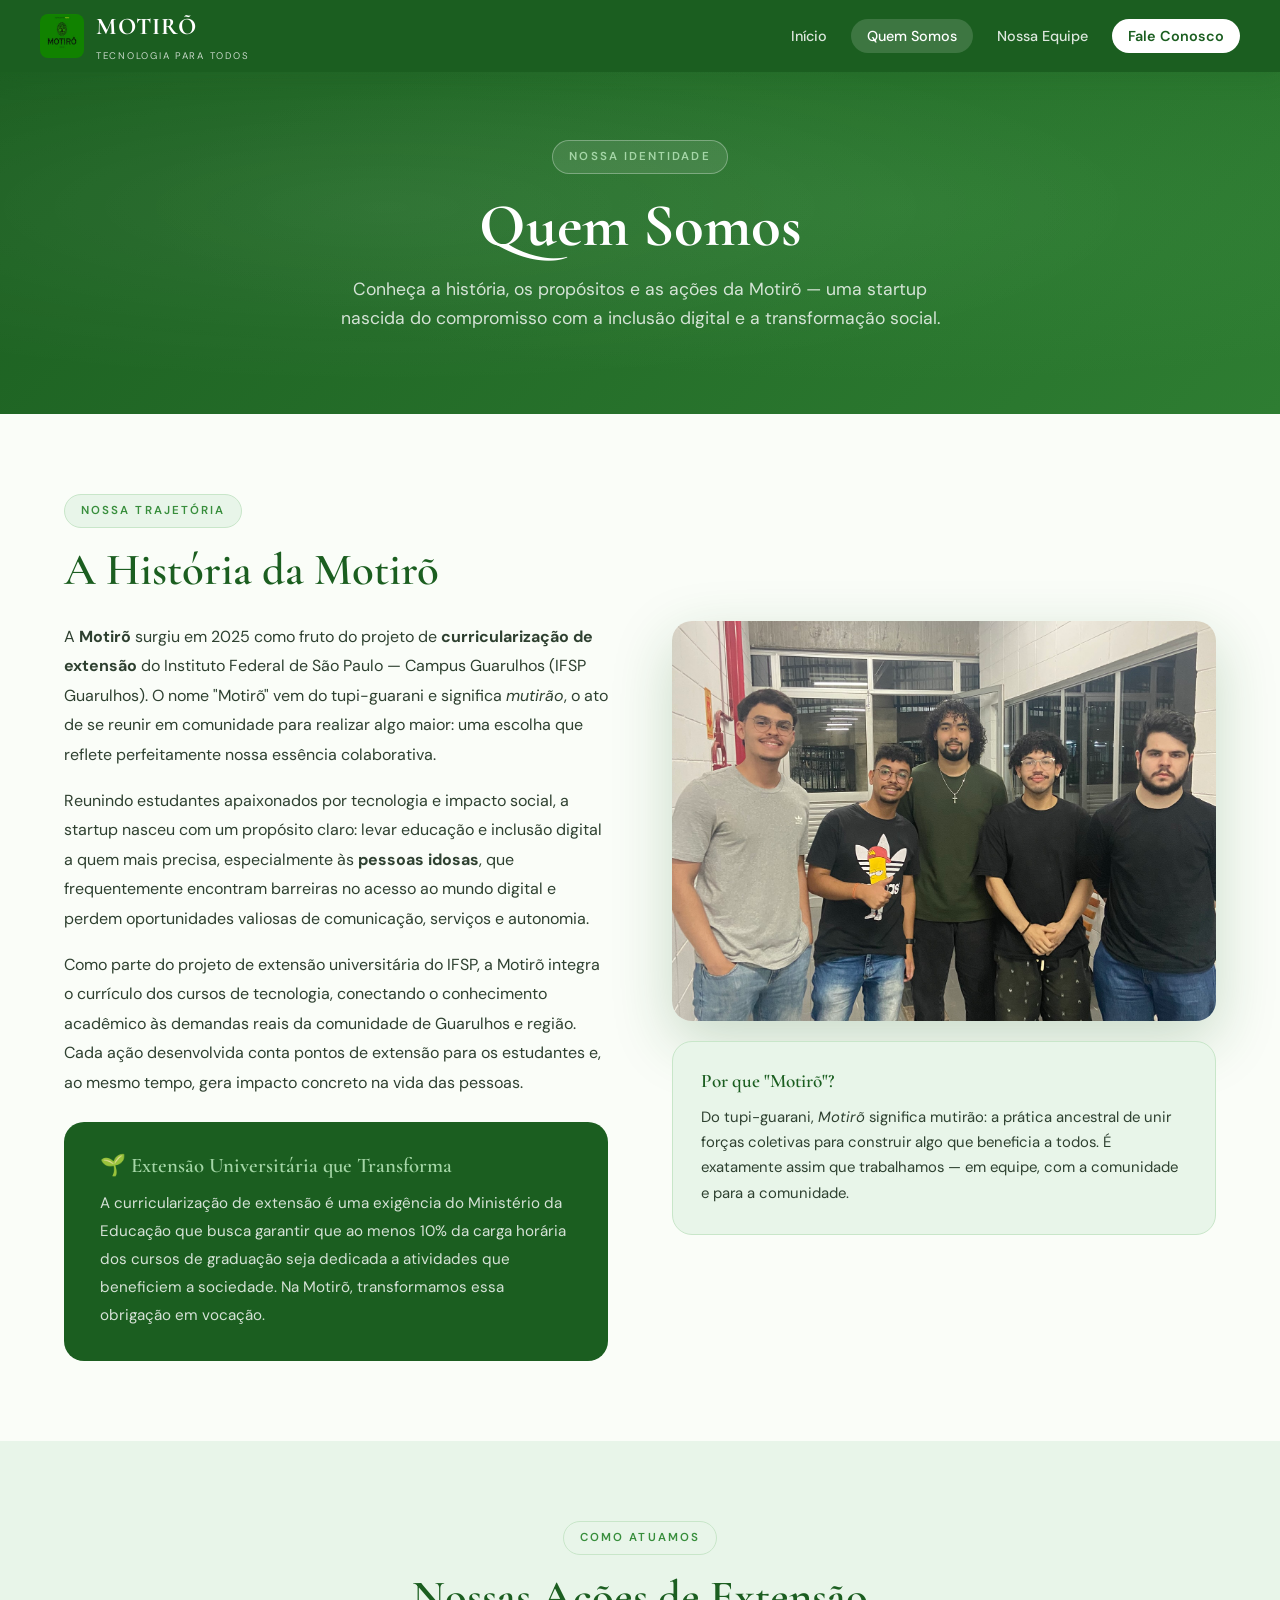
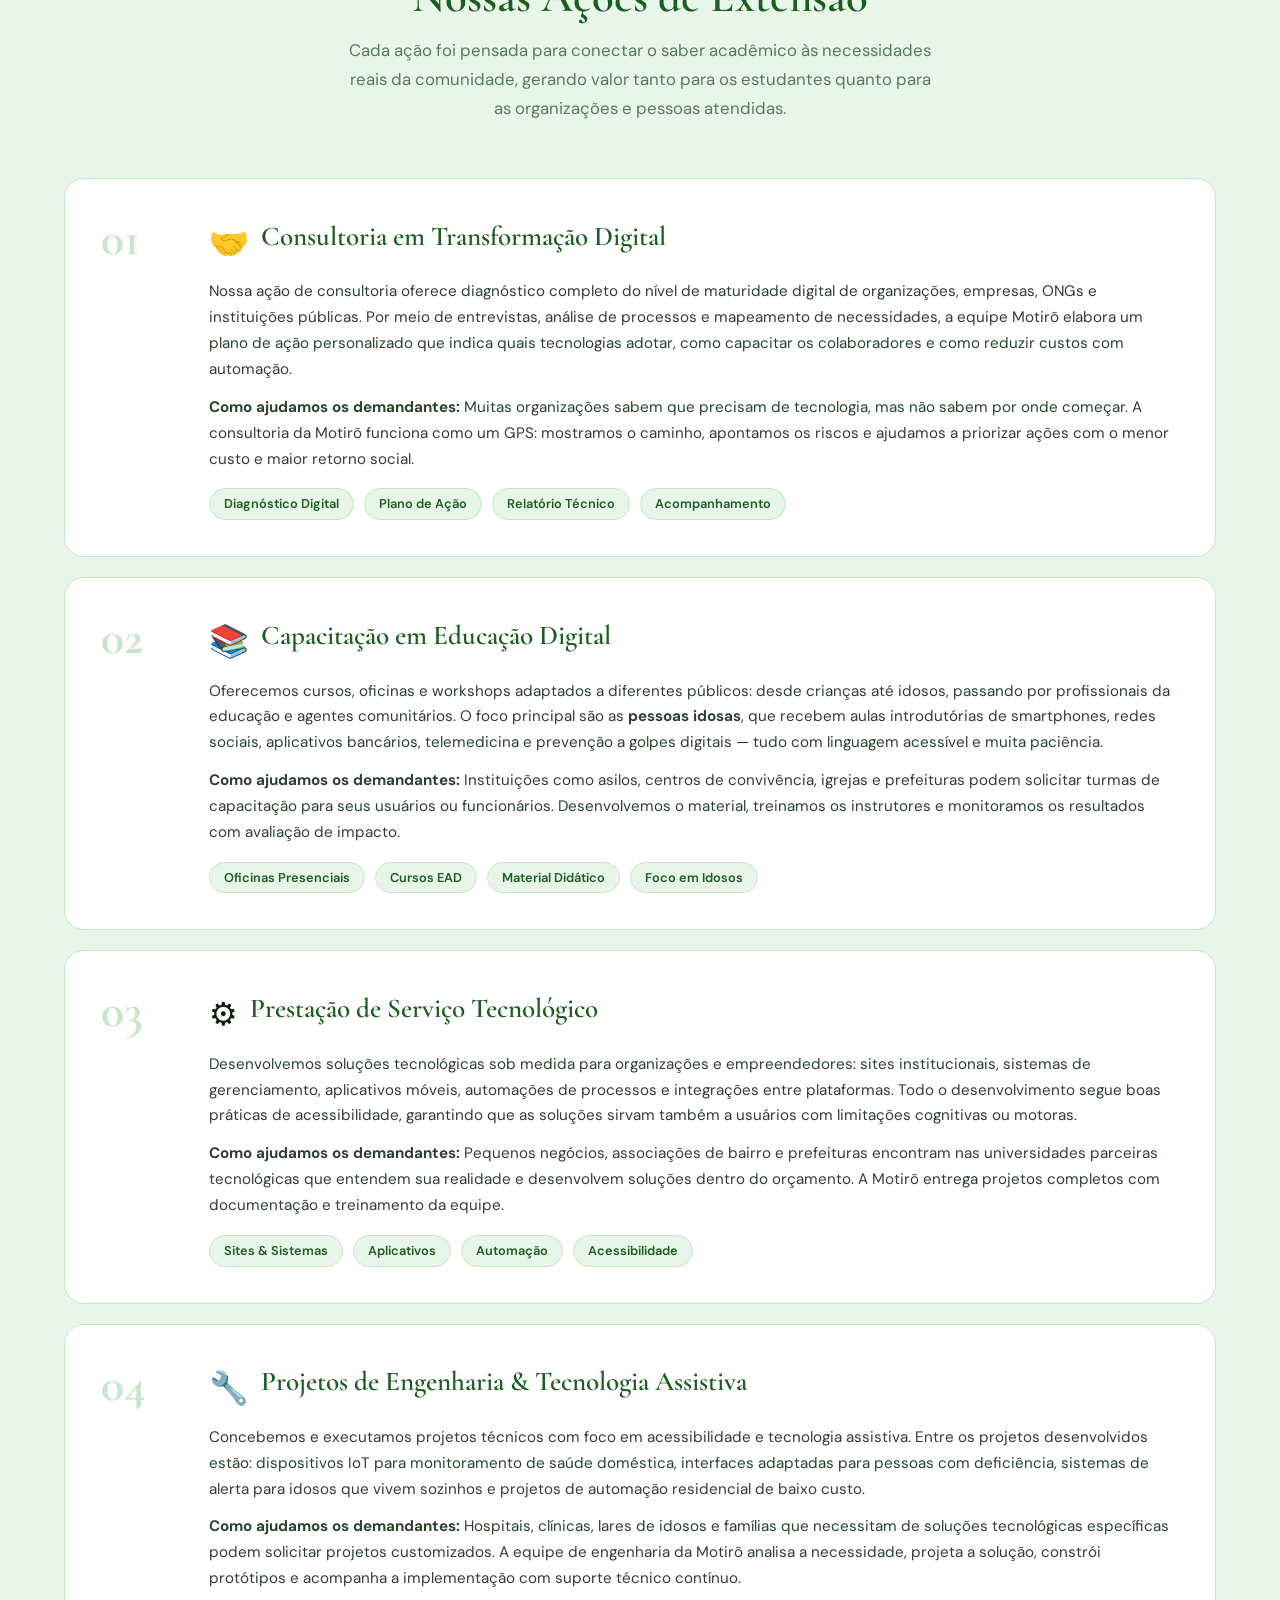
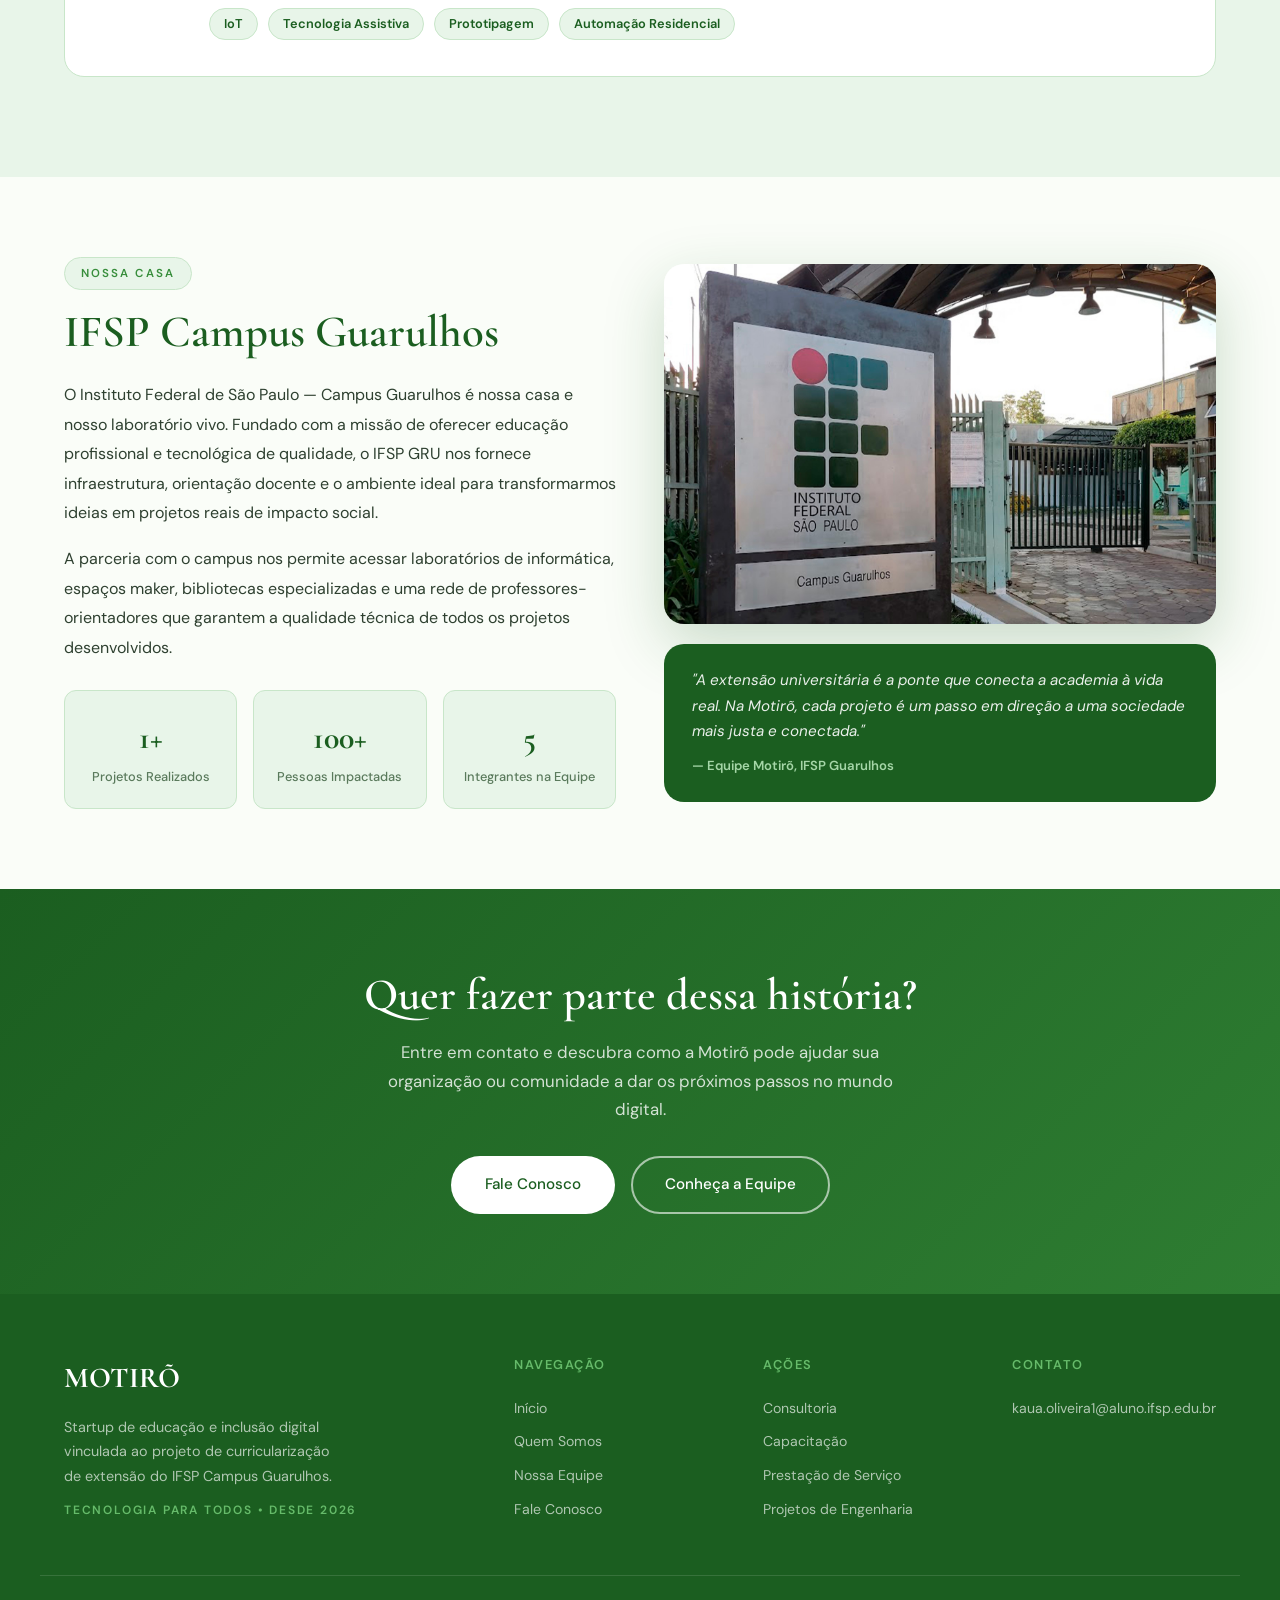
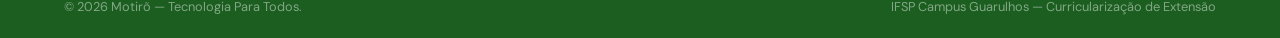
<file: motiro/quem-somos.html>
<!DOCTYPE html>
<html lang="pt-BR">
<head>
  <meta charset="UTF-8">
  <meta name="viewport" content="width=device-width, initial-scale=1.0">
  <meta name="description" content="Conheça a história da Motirõ, startup de inclusão digital do IFSP Campus Guarulhos.">
  <title>Quem Somos — Motirõ</title>
  <link rel="stylesheet" href="css/style.css">
    <link rel="icon" type="image/jpeg" href="assets/logo.jpeg">
</head>
<body>

  <!-- NAVBAR -->
  <nav class="navbar solid" id="navbar">
    <div class="navbar-inner">
      <a href="index.html" class="navbar-logo">
            <img src="assets/logo.jpeg" alt="Logo Motirõ" onerror="this.style.display='none'">
        <div class="navbar-logo-text">
          MOTIRÕ
          <span>Tecnologia Para Todos</span>
        </div>
      </a>
      <ul class="navbar-nav" id="navMenu">
        <li><a href="index.html">Início</a></li>
        <li><a href="quem-somos.html" class="active">Quem Somos</a></li>
        <li><a href="personas.html">Nossa Equipe</a></li>
        <li><a href="contato.html" class="btn-nav">Fale Conosco</a></li>
      </ul>
      <button class="hamburger" id="hamburger" aria-label="Menu">
        <span></span><span></span><span></span>
      </button>
    </div>
  </nav>

  <!-- PAGE HERO -->
  <section class="page-hero">
    <div class="page-hero-content">
      <span class="section-label" style="background:rgba(255,255,255,0.1);border-color:rgba(255,255,255,0.3);color:#A5D6A7">Nossa Identidade</span>
      <h1>Quem Somos</h1>
      <p>Conheça a história, os propósitos e as ações da Motirõ — uma startup nascida do compromisso com a inclusão digital e a transformação social.</p>
    </div>
  </section>

  <!-- NOSSA HISTÓRIA -->
  <section class="section" id="historia">
    <div class="container">
      <div class="historia-grid">
        <div class="historia-texto fade-up">
          <span class="section-label">Nossa Trajetória</span>
          <h2 class="section-title" style="text-align:left;margin-bottom:24px">A História da Motirõ</h2>
          <p>
            A <strong>Motirõ</strong> surgiu em 2025 como fruto do projeto de <strong>curricularização de extensão</strong>
            do Instituto Federal de São Paulo — Campus Guarulhos (IFSP Guarulhos). O nome "Motirõ" vem do tupi-guarani
            e significa <em>mutirão</em>, o ato de se reunir em comunidade para realizar algo maior: uma escolha que
            reflete perfeitamente nossa essência colaborativa.
          </p>
          <p>
            Reunindo estudantes apaixonados por tecnologia e impacto social, a startup nasceu com um propósito claro:
            levar educação e inclusão digital a quem mais precisa, especialmente às <strong>pessoas idosas</strong>,
            que frequentemente encontram barreiras no acesso ao mundo digital e perdem oportunidades valiosas
            de comunicação, serviços e autonomia.
          </p>
          <p>
            Como parte do projeto de extensão universitária do IFSP, a Motirõ integra o currículo dos cursos de
            tecnologia, conectando o conhecimento acadêmico às demandas reais da comunidade de Guarulhos e região.
            Cada ação desenvolvida conta pontos de extensão para os estudantes e, ao mesmo tempo, gera impacto
            concreto na vida das pessoas.
          </p>
          <div class="destaque-box">
            <h4>🌱 Extensão Universitária que Transforma</h4>
            <p>
              A curricularização de extensão é uma exigência do Ministério da Educação que busca garantir
              que ao menos 10% da carga horária dos cursos de graduação seja dedicada a atividades que beneficiem
              a sociedade. Na Motirõ, transformamos essa obrigação em vocação.
            </p>
          </div>
        </div>
        <div class="fade-up" style="transition-delay:.15s">
          <div class="historia-img">
            <img 
              src="assets/todos.JPEG?v=2"
              alt="Equipe Motirõ no IFSP Campus Guarulhos"
              style="width:100%;height:400px;object-fit:cover;"
            >
          </div>
          <div style="margin-top:20px;background:var(--verde-suave);border-radius:var(--radius-lg);padding:28px;border:1px solid var(--borda)">
            <h4 style="color:var(--verde-primario);font-family:var(--fonte-display);font-size:1.2rem;margin-bottom:12px">
              Por que "Motirõ"?
            </h4>
            <p style="font-size:0.93rem;color:var(--texto-medio)">
              Do tupi-guarani, <em>Motirõ</em> significa mutirão: a prática ancestral de unir forças coletivas
              para construir algo que beneficia a todos. É exatamente assim que trabalhamos — em equipe,
              com a comunidade e para a comunidade.
            </p>
          </div>
        </div>
      </div>
    </div>
  </section>

  <!-- AÇÕES DE EXTENSÃO -->
  <section class="section section-alt" id="acoes">
    <div class="container text-center">
      <span class="section-label">Como Atuamos</span>
      <h2 class="section-title">Nossas Ações de Extensão</h2>
      <p class="section-sub">
        Cada ação foi pensada para conectar o saber acadêmico às necessidades reais da comunidade,
        gerando valor tanto para os estudantes quanto para as organizações e pessoas atendidas.
      </p>
    </div>

    <div class="container" style="margin-top:0">
      <div class="acoes-detalhe">

        <!-- CONSULTORIA -->
        <div class="acao-detalhe-item fade-up" id="consultoria">
          <div class="acao-detalhe-num">01</div>
          <div class="acao-detalhe-body">
            <div style="display:flex;align-items:center;gap:12px;margin-bottom:10px">
              <span style="font-size:2rem">🤝</span>
              <h3>Consultoria em Transformação Digital</h3>
            </div>
            <p>
              Nossa ação de consultoria oferece diagnóstico completo do nível de maturidade digital de organizações,
              empresas, ONGs e instituições públicas. Por meio de entrevistas, análise de processos e mapeamento
              de necessidades, a equipe Motirõ elabora um plano de ação personalizado que indica quais tecnologias
              adotar, como capacitar os colaboradores e como reduzir custos com automação.
            </p>
            <p style="margin-top:12px">
              <strong>Como ajudamos os demandantes:</strong> Muitas organizações sabem que precisam de tecnologia,
              mas não sabem por onde começar. A consultoria da Motirõ funciona como um GPS: mostramos o caminho,
              apontamos os riscos e ajudamos a priorizar ações com o menor custo e maior retorno social.
            </p>
            <div style="margin-top:16px;display:flex;gap:10px;flex-wrap:wrap">
              <span style="background:var(--verde-suave);color:var(--verde-primario);padding:4px 14px;border-radius:999px;font-size:0.8rem;font-weight:600;border:1px solid var(--borda)">Diagnóstico Digital</span>
              <span style="background:var(--verde-suave);color:var(--verde-primario);padding:4px 14px;border-radius:999px;font-size:0.8rem;font-weight:600;border:1px solid var(--borda)">Plano de Ação</span>
              <span style="background:var(--verde-suave);color:var(--verde-primario);padding:4px 14px;border-radius:999px;font-size:0.8rem;font-weight:600;border:1px solid var(--borda)">Relatório Técnico</span>
              <span style="background:var(--verde-suave);color:var(--verde-primario);padding:4px 14px;border-radius:999px;font-size:0.8rem;font-weight:600;border:1px solid var(--borda)">Acompanhamento</span>
            </div>
          </div>
        </div>

        <!-- CAPACITAÇÃO -->
        <div class="acao-detalhe-item fade-up" id="capacitacao" style="transition-delay:.1s">
          <div class="acao-detalhe-num">02</div>
          <div class="acao-detalhe-body">
            <div style="display:flex;align-items:center;gap:12px;margin-bottom:10px">
              <span style="font-size:2rem">📚</span>
              <h3>Capacitação em Educação Digital</h3>
            </div>
            <p>
              Oferecemos cursos, oficinas e workshops adaptados a diferentes públicos: desde crianças até idosos,
              passando por profissionais da educação e agentes comunitários. O foco principal são as <strong>pessoas
              idosas</strong>, que recebem aulas introdutórias de smartphones, redes sociais, aplicativos bancários,
              telemedicina e prevenção a golpes digitais — tudo com linguagem acessível e muita paciência.
            </p>
            <p style="margin-top:12px">
              <strong>Como ajudamos os demandantes:</strong> Instituições como asilos, centros de convivência,
              igrejas e prefeituras podem solicitar turmas de capacitação para seus usuários ou funcionários.
              Desenvolvemos o material, treinamos os instrutores e monitoramos os resultados com avaliação de impacto.
            </p>
            <div style="margin-top:16px;display:flex;gap:10px;flex-wrap:wrap">
              <span style="background:var(--verde-suave);color:var(--verde-primario);padding:4px 14px;border-radius:999px;font-size:0.8rem;font-weight:600;border:1px solid var(--borda)">Oficinas Presenciais</span>
              <span style="background:var(--verde-suave);color:var(--verde-primario);padding:4px 14px;border-radius:999px;font-size:0.8rem;font-weight:600;border:1px solid var(--borda)">Cursos EAD</span>
              <span style="background:var(--verde-suave);color:var(--verde-primario);padding:4px 14px;border-radius:999px;font-size:0.8rem;font-weight:600;border:1px solid var(--borda)">Material Didático</span>
              <span style="background:var(--verde-suave);color:var(--verde-primario);padding:4px 14px;border-radius:999px;font-size:0.8rem;font-weight:600;border:1px solid var(--borda)">Foco em Idosos</span>
            </div>
          </div>
        </div>

        <!-- PRESTAÇÃO DE SERVIÇO -->
        <div class="acao-detalhe-item fade-up" id="prestacao" style="transition-delay:.2s">
          <div class="acao-detalhe-num">03</div>
          <div class="acao-detalhe-body">
            <div style="display:flex;align-items:center;gap:12px;margin-bottom:10px">
              <span style="font-size:2rem">⚙️</span>
              <h3>Prestação de Serviço Tecnológico</h3>
            </div>
            <p>
              Desenvolvemos soluções tecnológicas sob medida para organizações e empreendedores: sites institucionais,
              sistemas de gerenciamento, aplicativos móveis, automações de processos e integrações entre plataformas.
              Todo o desenvolvimento segue boas práticas de acessibilidade, garantindo que as soluções sirvam também
              a usuários com limitações cognitivas ou motoras.
            </p>
            <p style="margin-top:12px">
              <strong>Como ajudamos os demandantes:</strong> Pequenos negócios, associações de bairro e prefeituras
              encontram nas universidades parceiras tecnológicas que entendem sua realidade e desenvolvem soluções
              dentro do orçamento. A Motirõ entrega projetos completos com documentação e treinamento da equipe.
            </p>
            <div style="margin-top:16px;display:flex;gap:10px;flex-wrap:wrap">
              <span style="background:var(--verde-suave);color:var(--verde-primario);padding:4px 14px;border-radius:999px;font-size:0.8rem;font-weight:600;border:1px solid var(--borda)">Sites & Sistemas</span>
              <span style="background:var(--verde-suave);color:var(--verde-primario);padding:4px 14px;border-radius:999px;font-size:0.8rem;font-weight:600;border:1px solid var(--borda)">Aplicativos</span>
              <span style="background:var(--verde-suave);color:var(--verde-primario);padding:4px 14px;border-radius:999px;font-size:0.8rem;font-weight:600;border:1px solid var(--borda)">Automação</span>
              <span style="background:var(--verde-suave);color:var(--verde-primario);padding:4px 14px;border-radius:999px;font-size:0.8rem;font-weight:600;border:1px solid var(--borda)">Acessibilidade</span>
            </div>
          </div>
        </div>

        <!-- PROJETOS DE ENGENHARIA -->
        <div class="acao-detalhe-item fade-up" id="engenharia" style="transition-delay:.3s">
          <div class="acao-detalhe-num">04</div>
          <div class="acao-detalhe-body">
            <div style="display:flex;align-items:center;gap:12px;margin-bottom:10px">
              <span style="font-size:2rem">🔧</span>
              <h3>Projetos de Engenharia &amp; Tecnologia Assistiva</h3>
            </div>
            <p>
              Concebemos e executamos projetos técnicos com foco em acessibilidade e tecnologia assistiva.
              Entre os projetos desenvolvidos estão: dispositivos IoT para monitoramento de saúde doméstica,
              interfaces adaptadas para pessoas com deficiência, sistemas de alerta para idosos que vivem sozinhos
              e projetos de automação residencial de baixo custo.
            </p>
            <p style="margin-top:12px">
              <strong>Como ajudamos os demandantes:</strong> Hospitais, clínicas, lares de idosos e famílias
              que necessitam de soluções tecnológicas específicas podem solicitar projetos customizados. A equipe
              de engenharia da Motirõ analisa a necessidade, projeta a solução, constrói protótipos e acompanha
              a implementação com suporte técnico contínuo.
            </p>
            <div style="margin-top:16px;display:flex;gap:10px;flex-wrap:wrap">
              <span style="background:var(--verde-suave);color:var(--verde-primario);padding:4px 14px;border-radius:999px;font-size:0.8rem;font-weight:600;border:1px solid var(--borda)">IoT</span>
              <span style="background:var(--verde-suave);color:var(--verde-primario);padding:4px 14px;border-radius:999px;font-size:0.8rem;font-weight:600;border:1px solid var(--borda)">Tecnologia Assistiva</span>
              <span style="background:var(--verde-suave);color:var(--verde-primario);padding:4px 14px;border-radius:999px;font-size:0.8rem;font-weight:600;border:1px solid var(--borda)">Prototipagem</span>
              <span style="background:var(--verde-suave);color:var(--verde-primario);padding:4px 14px;border-radius:999px;font-size:0.8rem;font-weight:600;border:1px solid var(--borda)">Automação Residencial</span>
            </div>
          </div>
        </div>

      </div>
    </div>
  </section>

  <!-- IFSP VÍNCULO -->
  <section class="section" id="ifsp">
    <div class="container">
      <div style="display:grid;grid-template-columns:1fr 1fr;gap:48px;align-items:center">
        <div class="fade-up">
          <span class="section-label">Nossa Casa</span>
          <h2 class="section-title" style="text-align:left;margin-bottom:20px">IFSP Campus Guarulhos</h2>
          <p style="color:var(--texto-medio);line-height:1.85">
            O Instituto Federal de São Paulo — Campus Guarulhos é nossa casa e nosso laboratório vivo.
            Fundado com a missão de oferecer educação profissional e tecnológica de qualidade,
            o IFSP GRU nos fornece infraestrutura, orientação docente e o ambiente ideal para transformarmos
            ideias em projetos reais de impacto social.
          </p>
          <p style="color:var(--texto-medio);line-height:1.85;margin-top:16px">
            A parceria com o campus nos permite acessar laboratórios de informática, espaços maker,
            bibliotecas especializadas e uma rede de professores-orientadores que garantem a qualidade
            técnica de todos os projetos desenvolvidos.
          </p>
          <div style="display:grid;grid-template-columns:repeat(3,1fr);gap:16px;margin-top:28px">
            <div style="text-align:center;padding:20px;background:var(--verde-suave);border-radius:var(--radius);border:1px solid var(--borda)">
              <div style="font-family:var(--fonte-display);font-size:2rem;font-weight:700;color:var(--verde-primario)">1+</div>
              <div style="font-size:0.8rem;color:var(--texto-leve);font-weight:500">Projetos Realizados</div>
            </div>
            <div style="text-align:center;padding:20px;background:var(--verde-suave);border-radius:var(--radius);border:1px solid var(--borda)">
              <div style="font-family:var(--fonte-display);font-size:2rem;font-weight:700;color:var(--verde-primario)">100+</div>
              <div style="font-size:0.8rem;color:var(--texto-leve);font-weight:500">Pessoas Impactadas</div>
            </div>
            <div style="text-align:center;padding:20px;background:var(--verde-suave);border-radius:var(--radius);border:1px solid var(--borda)">
              <div style="font-family:var(--fonte-display);font-size:2rem;font-weight:700;color:var(--verde-primario)">5</div>
              <div style="font-size:0.8rem;color:var(--texto-leve);font-weight:500">Integrantes na Equipe</div>
            </div>
          </div>
        </div>
        <div class="fade-up" style="transition-delay:.15s">
          <div style="border-radius:var(--radius-lg);overflow:hidden;box-shadow:0 20px 60px var(--sombra-forte)">
            <img 
              src="assets/campus.jpg" 
              alt="IFSP Campus Guarulhos" 
              style="width:100%;height:360px;object-fit:cover"
            >
          </div>
          <div style="background:var(--verde-primario);color:var(--branco);border-radius:var(--radius-lg);padding:24px 28px;margin-top:20px">
            <p style="color:rgba(255,255,255,0.9);font-size:0.95rem;font-style:italic;line-height:1.7">
              "A extensão universitária é a ponte que conecta a academia à vida real.
              Na Motirõ, cada projeto é um passo em direção a uma sociedade mais justa e conectada."
            </p>
            <p style="color:#A5D6A7;font-size:0.82rem;font-weight:600;margin-top:10px">— Equipe Motirõ, IFSP Guarulhos</p>
          </div>
        </div>
      </div>
    </div>
  </section>

  <!-- CTA -->
  <section style="background:linear-gradient(135deg,var(--verde-primario),var(--verde-medio));padding:80px 24px;text-align:center;color:var(--branco)">
    <div class="container">
      <h2 style="color:var(--branco);margin-bottom:16px">Quer fazer parte dessa história?</h2>
      <p style="color:rgba(255,255,255,0.8);max-width:520px;margin:0 auto 32px;font-size:1.05rem">
        Entre em contato e descubra como a Motirõ pode ajudar sua organização ou comunidade a dar os próximos passos no mundo digital.
      </p>
      <div style="display:flex;justify-content:center;gap:16px;flex-wrap:wrap">
        <a href="contato.html" class="btn btn-primary" style="background:var(--branco);color:var(--verde-primario)">Fale Conosco</a>
        <a href="personas.html" class="btn btn-outline">Conheça a Equipe</a>
      </div>
    </div>
  </section>

  <!-- FOOTER -->
  <footer>
    <div class="footer-grid">
      <div class="footer-brand">
        <div class="logo-text">MOTIRÕ</div>
        <p>Startup de educação e inclusão digital vinculada ao projeto de curricularização de extensão do IFSP Campus Guarulhos.</p>
        <div class="tagline">Tecnologia Para Todos • Desde 2026</div>
      </div>
      <div class="footer-col">
        <h5>Navegação</h5>
        <a href="index.html">Início</a>
        <a href="quem-somos.html">Quem Somos</a>
        <a href="personas.html">Nossa Equipe</a>
        <a href="contato.html">Fale Conosco</a>
      </div>
      <div class="footer-col">
        <h5>Ações</h5>
        <a href="#consultoria">Consultoria</a>
        <a href="#capacitacao">Capacitação</a>
        <a href="#prestacao">Prestação de Serviço</a>
        <a href="#engenharia">Projetos de Engenharia</a>
      </div>
      <div class="footer-col">
        <h5>Contato</h5>
        <a href="mailto:kaua.oliveira1@aluno.ifsp.edu.br">kaua.oliveira1@aluno.ifsp.edu.br</a>
      </div>
    </div>
    <div class="footer-bottom container">
      <span>© 2026 Motirõ — Tecnologia Para Todos.</span>
      <span>IFSP Campus Guarulhos — Curricularização de Extensão</span>
    </div>
  </footer>

  <script>
    document.getElementById('hamburger').addEventListener('click', function() {
      document.getElementById('navMenu').classList.toggle('open');
    });
    const obs = new IntersectionObserver(entries => {
      entries.forEach(e => { if (e.isIntersecting) e.target.classList.add('visible'); });
    }, { threshold: 0.1 });
    document.querySelectorAll('.fade-up').forEach(el => obs.observe(el));
  </script>
</body>
</html>
</file>
<file: css/style.css>
/* ============================================
   MOTIRÕ — Stylesheet Principal
   Tecnologia Para Todos
   ============================================ */

@import url('https://fonts.googleapis.com/css2?family=Cormorant+Garamond:ital,wght@0,400;0,600;0,700;1,400&family=DM+Sans:ital,opsz,wght@0,9..40,300;0,9..40,400;0,9..40,500;0,9..40,600;1,9..40,300&display=swap');

/* ── Variáveis ── */
:root {
  --verde-primario: #1B5E20;
  --verde-medio:    #2E7D32;
  --verde-vivo:     #388E3C;
  --verde-claro:    #66BB6A;
  --verde-suave:    #E8F5E9;
  --verde-xsuave:   #F1F8F2;
  --branco:         #FFFFFF;
  --off-white:      #FAFDF8;
  --texto-escuro:   #0D1F0E;
  --texto-medio:    #2E4030;
  --texto-leve:     #5A7A5C;
  --borda:          #C8E6C9;
  --sombra:         rgba(27, 94, 32, 0.12);
  --sombra-forte:   rgba(27, 94, 32, 0.22);
  --fonte-display:  'Cormorant Garamond', Georgia, serif;
  --fonte-corpo:    'DM Sans', system-ui, sans-serif;
  --radius:         12px;
  --radius-lg:      20px;
  --transicao:      0.3s ease;
}

/* ── Reset ── */
*, *::before, *::after { box-sizing: border-box; margin: 0; padding: 0; }
html { scroll-behavior: smooth; font-size: 16px; }
body {
  font-family: var(--fonte-corpo);
  background-color: var(--off-white);
  color: var(--texto-escuro);
  line-height: 1.7;
  overflow-x: hidden;
}
img { max-width: 100%; display: block; }
a { text-decoration: none; color: inherit; }
ul { list-style: none; }

/* ── Tipografia ── */
h1, h2, h3, h4 { font-family: var(--fonte-display); line-height: 1.2; }
h1 { font-size: clamp(2.2rem, 5vw, 3.8rem); font-weight: 700; }
h2 { font-size: clamp(1.8rem, 3.5vw, 2.8rem); font-weight: 600; }
h3 { font-size: clamp(1.3rem, 2.5vw, 1.7rem); font-weight: 600; }
h4 { font-size: 1.1rem; font-weight: 600; }
p  { font-size: 1rem; color: var(--texto-medio); }

/* ── Utilitários ── */
.container { max-width: 1200px; margin: 0 auto; padding: 0 24px; }
.section { padding: 80px 0; }
.section-alt { background: var(--verde-suave); }
.text-center { text-align: center; }

.section-label {
  display: inline-block;
  font-family: var(--fonte-corpo);
  font-size: 0.72rem;
  font-weight: 600;
  letter-spacing: 0.18em;
  text-transform: uppercase;
  color: var(--verde-vivo);
  background: var(--verde-suave);
  border: 1px solid var(--borda);
  padding: 6px 16px;
  border-radius: 999px;
  margin-bottom: 16px;
}

.section-title {
  margin-bottom: 12px;
  color: var(--verde-primario);
}

.section-sub {
  font-size: 1.05rem;
  max-width: 600px;
  margin: 0 auto 48px;
  color: var(--texto-leve);
}

.btn {
  display: inline-flex;
  align-items: center;
  gap: 8px;
  padding: 14px 32px;
  border-radius: 999px;
  font-family: var(--fonte-corpo);
  font-size: 0.95rem;
  font-weight: 500;
  cursor: pointer;
  transition: var(--transicao);
  border: 2px solid transparent;
}
.btn-primary {
  background: var(--verde-medio);
  color: var(--branco);
}
.btn-primary:hover {
  background: var(--verde-primario);
  transform: translateY(-2px);
  box-shadow: 0 8px 24px var(--sombra-forte);
}
.btn-outline {
  background: transparent;
  color: var(--branco);
  border-color: rgba(255,255,255,0.6);
}
.btn-outline:hover {
  background: rgba(255,255,255,0.15);
  border-color: var(--branco);
}

/* ────────────────────────────────────────────
   NAVBAR
──────────────────────────────────────────── */
.navbar {
  position: fixed;
  top: 0; left: 0; right: 0;
  z-index: 1000;
  padding: 0 24px;
  transition: background var(--transicao), box-shadow var(--transicao);
}
.navbar.scrolled {
  background: rgba(27, 94, 32, 0.97);
  backdrop-filter: blur(12px);
  box-shadow: 0 4px 24px var(--sombra-forte);
}
.navbar.solid {
  background: var(--verde-primario);
  box-shadow: 0 4px 24px var(--sombra-forte);
}
.navbar-inner {
  max-width: 1200px;
  margin: 0 auto;
  height: 72px;
  display: flex;
  align-items: center;
  justify-content: space-between;
}
.navbar-logo {
  display: flex;
  align-items: center;
  gap: 12px;
}
.navbar-logo img {
  height: 44px;
  width: 44px;
  object-fit: contain;
  border-radius: 8px;
}
.navbar-logo-text {
  font-family: var(--fonte-display);
  font-size: 1.5rem;
  font-weight: 700;
  color: var(--branco);
  letter-spacing: 0.04em;
}
.navbar-logo-text span {
  display: block;
  font-family: var(--fonte-corpo);
  font-size: 0.6rem;
  font-weight: 400;
  letter-spacing: 0.18em;
  text-transform: uppercase;
  opacity: 0.75;
}
.navbar-nav {
  display: flex;
  align-items: center;
  gap: 8px;
}
.navbar-nav a {
  color: rgba(255,255,255,0.85);
  font-size: 0.9rem;
  font-weight: 500;
  padding: 8px 16px;
  border-radius: 999px;
  transition: var(--transicao);
}
.navbar-nav a:hover,
.navbar-nav a.active {
  color: var(--branco);
  background: rgba(255,255,255,0.15);
}
.navbar-nav a.btn-nav {
  background: var(--branco);
  color: var(--verde-primario);
  font-weight: 600;
}
.navbar-nav a.btn-nav:hover {
  background: var(--verde-suave);
  transform: translateY(-1px);
}
.hamburger {
  display: none;
  flex-direction: column;
  gap: 5px;
  cursor: pointer;
  padding: 8px;
  background: none;
  border: none;
}
.hamburger span {
  display: block;
  width: 24px;
  height: 2px;
  background: var(--branco);
  border-radius: 2px;
  transition: var(--transicao);
}

/* ────────────────────────────────────────────
   HERO (1ª Dobra)
──────────────────────────────────────────── */
.hero {
  position: relative;
  min-height: 100vh;
  display: flex;
  align-items: center;
  overflow: hidden;
}
.hero-bg {
  position: absolute;
  inset: 0;
  background: 
    linear-gradient(135deg, rgba(27,94,32,0.85) 0%, rgba(46,125,50,0.70) 60%, rgba(27,94,32,0.90) 100%),
    url('../assets/todos.JPEG?v=2') center/cover no-repeat;
}
.hero-pattern {
  position: absolute;
  inset: 0;
  background-image: radial-gradient(circle at 20% 80%, rgba(102,187,106,0.25) 0%, transparent 50%),
                    radial-gradient(circle at 80% 20%, rgba(255,255,255,0.08) 0%, transparent 40%);
}
.hero-content {
  position: relative;
  z-index: 1;
  max-width: 1200px;
  margin: 0 auto;
  padding: 120px 24px 80px;
  display: grid;
  grid-template-columns: 1fr 1fr;
  gap: 64px;
  align-items: center;
  width: 100%;
}
.hero-left { color: var(--branco); }
.hero-tag {
  display: inline-flex;
  align-items: center;
  gap: 8px;
  background: rgba(255,255,255,0.15);
  border: 1px solid rgba(255,255,255,0.3);
  padding: 6px 16px;
  border-radius: 999px;
  font-size: 0.78rem;
  font-weight: 500;
  letter-spacing: 0.12em;
  text-transform: uppercase;
  color: rgba(255,255,255,0.9);
  margin-bottom: 24px;
}
.hero-tag::before {
  content: '';
  width: 8px; height: 8px;
  background: var(--verde-claro);
  border-radius: 50%;
}
.hero-title {
  color: var(--branco);
  margin-bottom: 20px;
  text-shadow: 0 2px 16px rgba(0,0,0,0.2);
}
.hero-title em {
  font-style: italic;
  color: #A5D6A7;
}
.hero-desc {
  color: rgba(255,255,255,0.85);
  font-size: 1.1rem;
  max-width: 480px;
  margin-bottom: 36px;
}
.hero-btns {
  display: flex;
  gap: 16px;
  flex-wrap: wrap;
}
.hero-right {
  display: flex;
  justify-content: center;
}
.hero-logo-box {
  background: rgba(255,255,255,0.1);
  backdrop-filter: blur(16px);
  border: 1px solid rgba(255,255,255,0.25);
  border-radius: var(--radius-lg);
  padding: 40px;
  text-align: center;
  color: var(--branco);
  animation: float 4s ease-in-out infinite;
}
@keyframes float {
  0%, 100% { transform: translateY(0); }
  50%       { transform: translateY(-10px); }
}
.hero-logo-box img {
  width: 140px;
  height: 140px;
  object-fit: contain;
  margin: 0 auto 20px;
  border-radius: 12px;
}
.hero-logo-name {
  font-family: var(--fonte-display);
  font-size: 2rem;
  font-weight: 700;
  letter-spacing: 0.08em;
}
.hero-logo-sub {
  font-size: 0.72rem;
  letter-spacing: 0.2em;
  text-transform: uppercase;
  opacity: 0.7;
  margin-top: 4px;
}
.hero-scroll {
  position: absolute;
  bottom: 32px;
  left: 50%;
  transform: translateX(-50%);
  display: flex;
  flex-direction: column;
  align-items: center;
  gap: 8px;
  color: rgba(255,255,255,0.6);
  font-size: 0.75rem;
  letter-spacing: 0.1em;
  text-transform: uppercase;
  animation: bounce 2s ease-in-out infinite;
}
.hero-scroll svg { opacity: 0.6; }
@keyframes bounce {
  0%, 100% { transform: translateX(-50%) translateY(0); }
  50%       { transform: translateX(-50%) translateY(6px); }
}

/* ────────────────────────────────────────────
   2ª Dobra – Missão / Visão / Valores
──────────────────────────────────────────── */
.mvv-grid {
  display: grid;
  grid-template-columns: repeat(3, 1fr);
  gap: 28px;
  margin-top: 48px;
}
.mvv-card {
  background: var(--branco);
  border: 1px solid var(--borda);
  border-radius: var(--radius-lg);
  padding: 40px 32px;
  position: relative;
  overflow: hidden;
  transition: var(--transicao);
}
.mvv-card:hover {
  transform: translateY(-6px);
  box-shadow: 0 16px 48px var(--sombra);
  border-color: var(--verde-claro);
}
.mvv-card::before {
  content: '';
  position: absolute;
  top: 0; left: 0; right: 0;
  height: 4px;
  background: linear-gradient(90deg, var(--verde-primario), var(--verde-claro));
}
.mvv-icon {
  width: 56px; height: 56px;
  background: var(--verde-suave);
  border-radius: 14px;
  display: flex;
  align-items: center;
  justify-content: center;
  font-size: 1.6rem;
  margin-bottom: 20px;
}
.mvv-card h3 {
  color: var(--verde-primario);
  margin-bottom: 12px;
}
.mvv-card p { font-size: 0.95rem; line-height: 1.75; }

/* ────────────────────────────────────────────
   3ª Dobra – Ações de Extensão
──────────────────────────────────────────── */
.acoes-grid {
  display: grid;
  grid-template-columns: repeat(2, 1fr);
  gap: 28px;
  margin-top: 48px;
}
.acao-card {
  background: var(--branco);
  border: 1px solid var(--borda);
  border-radius: var(--radius-lg);
  padding: 36px;
  display: flex;
  gap: 24px;
  align-items: flex-start;
  transition: var(--transicao);
  cursor: pointer;
  text-decoration: none;
  color: inherit;
}
.acao-card:hover {
  transform: translateY(-4px);
  box-shadow: 0 12px 40px var(--sombra);
  border-color: var(--verde-claro);
}
.acao-icon {
  flex-shrink: 0;
  width: 72px; height: 72px;
  background: linear-gradient(135deg, var(--verde-primario), var(--verde-vivo));
  border-radius: var(--radius);
  display: flex;
  align-items: center;
  justify-content: center;
  font-size: 2rem;
  color: var(--branco);
  box-shadow: 0 8px 24px var(--sombra);
}
.acao-body h3 {
  color: var(--verde-primario);
  margin-bottom: 8px;
  font-size: 1.25rem;
}
.acao-body p { font-size: 0.93rem; }
.acao-link {
  display: inline-flex;
  align-items: center;
  gap: 6px;
  margin-top: 14px;
  font-size: 0.85rem;
  font-weight: 600;
  color: var(--verde-vivo);
  transition: var(--transicao);
}
.acao-link:hover { gap: 10px; }

/* ────────────────────────────────────────────
   4ª Dobra – Equipe
──────────────────────────────────────────── */
.equipe-grid {
  display: grid;
  grid-template-columns: repeat(5, 1fr);
  gap: 20px;
  margin-top: 48px;
}
.membro-card {
  background: var(--branco);
  border: 1px solid var(--borda);
  border-radius: var(--radius-lg);
  overflow: hidden;
  transition: var(--transicao);
  cursor: pointer;
  text-decoration: none;
  color: inherit;
  display: block;
}
.membro-card:hover {
  transform: translateY(-6px);
  box-shadow: 0 16px 48px var(--sombra);
  border-color: var(--verde-claro);
}
.membro-foto {
  position: relative;
  width: 100%;
  aspect-ratio: 1;
  overflow: hidden;
  background: var(--verde-suave);
}
.membro-foto img {
  width: 100%; height: 100%;
  object-fit: cover;
  transition: transform 0.5s ease;
}
.membro-card:hover .membro-foto img { transform: scale(1.06); }
.membro-overlay {
  position: absolute;
  inset: 0;
  background: linear-gradient(to top, rgba(27,94,32,0.8) 0%, transparent 60%);
  opacity: 0;
  transition: var(--transicao);
  display: flex;
  align-items: flex-end;
  padding: 16px;
}
.membro-card:hover .membro-overlay { opacity: 1; }
.membro-overlay span {
  color: var(--branco);
  font-size: 0.8rem;
  font-weight: 500;
}
.membro-info { padding: 16px; }
.membro-info h4 {
  font-family: var(--fonte-display);
  font-size: 1rem;
  color: var(--verde-primario);
  margin-bottom: 4px;
}
.membro-info p {
  font-size: 0.78rem;
  color: var(--texto-leve);
}
.membro-tag {
  display: inline-block;
  margin-top: 8px;
  font-size: 0.7rem;
  font-weight: 600;
  background: var(--verde-suave);
  color: var(--verde-vivo);
  padding: 3px 10px;
  border-radius: 999px;
}

/* ────────────────────────────────────────────
   5ª Dobra – Localização
──────────────────────────────────────────── */
.localizacao-grid {
  display: grid;
  grid-template-columns: 1fr 1fr;
  gap: 48px;
  align-items: start;
  margin-top: 48px;
}
.localizacao-info { }
.localizacao-info h3 {
  color: var(--verde-primario);
  margin-bottom: 20px;
}
.info-item {
  display: flex;
  gap: 14px;
  align-items: flex-start;
  padding: 16px 0;
  border-bottom: 1px solid var(--borda);
}
.info-item:last-child { border-bottom: none; }
.info-icon {
  width: 40px; height: 40px;
  background: var(--verde-suave);
  border-radius: 10px;
  display: flex;
  align-items: center;
  justify-content: center;
  font-size: 1.1rem;
  flex-shrink: 0;
}
.info-item strong { display: block; font-size: 0.85rem; color: var(--verde-primario); margin-bottom: 2px; }
.info-item p { font-size: 0.9rem; color: var(--texto-medio); }
.mapa-embed {
  border-radius: var(--radius-lg);
  overflow: hidden;
  box-shadow: 0 12px 40px var(--sombra);
  border: 1px solid var(--borda);
}
.mapa-embed iframe {
  width: 100%;
  height: 380px;
  border: none;
  display: block;
}

/* ────────────────────────────────────────────
   FOOTER
──────────────────────────────────────────── */
footer {
  background: var(--verde-primario);
  color: rgba(255,255,255,0.8);
  padding: 60px 0 0;
}
.footer-grid {
  display: grid;
  grid-template-columns: 2fr 1fr 1fr 1fr;
  gap: 48px;
  max-width: 1200px;
  margin: 0 auto;
  padding: 0 24px 48px;
}
.footer-brand {}
.footer-brand .logo-text {
  font-family: var(--fonte-display);
  font-size: 1.8rem;
  color: var(--branco);
  font-weight: 700;
  margin-bottom: 12px;
}
.footer-brand p {
  color: rgba(255,255,255,0.65);
  font-size: 0.9rem;
  max-width: 280px;
  line-height: 1.7;
}
.footer-brand .tagline {
  margin-top: 12px;
  font-size: 0.75rem;
  letter-spacing: 0.15em;
  text-transform: uppercase;
  color: var(--verde-claro);
  font-weight: 600;
}
.footer-col h5 {
  font-family: var(--fonte-corpo);
  font-size: 0.8rem;
  font-weight: 600;
  letter-spacing: 0.12em;
  text-transform: uppercase;
  color: var(--verde-claro);
  margin-bottom: 16px;
}
.footer-col a {
  display: block;
  color: rgba(255,255,255,0.65);
  font-size: 0.88rem;
  padding: 5px 0;
  transition: var(--transicao);
}
.footer-col a:hover { color: var(--branco); padding-left: 6px; }
.footer-bottom {
  border-top: 1px solid rgba(255,255,255,0.12);
  padding: 20px 24px;
  max-width: 1200px;
  margin: 0 auto;
  display: flex;
  justify-content: space-between;
  align-items: center;
  font-size: 0.8rem;
  color: rgba(255,255,255,0.45);
}

/* ────────────────────────────────────────────
   PÁGINA INTERNA – HERO MENOR
──────────────────────────────────────────── */
.page-hero {
  background: linear-gradient(135deg, var(--verde-primario) 0%, var(--verde-medio) 100%);
  padding: 140px 24px 80px;
  text-align: center;
  color: var(--branco);
  position: relative;
  overflow: hidden;
}
.page-hero::before {
  content: '';
  position: absolute;
  inset: 0;
  background: radial-gradient(ellipse at 30% 50%, rgba(255,255,255,0.06) 0%, transparent 60%),
              radial-gradient(ellipse at 70% 50%, rgba(102,187,106,0.12) 0%, transparent 60%);
}
.page-hero-content { position: relative; z-index: 1; }
.page-hero h1 { color: var(--branco); margin-bottom: 12px; }
.page-hero p { color: rgba(255,255,255,0.8); font-size: 1.1rem; max-width: 600px; margin: 0 auto; }

/* ────────────────────────────────────────────
   QUEM SOMOS – Conteúdo
──────────────────────────────────────────── */
.historia-grid {
  display: grid;
  grid-template-columns: 1fr 1fr;
  gap: 64px;
  align-items: center;
}
.historia-texto p + p { margin-top: 16px; }
.historia-texto p { font-size: 1rem; line-height: 1.85; color: var(--texto-medio); }
.historia-img {
  border-radius: var(--radius-lg);
  overflow: hidden;
  box-shadow: 0 20px 60px var(--sombra-forte);
}
.historia-img img { width: 100%; height: 400px; object-fit: cover; }
.destaque-box {
  background: var(--verde-primario);
  color: var(--branco);
  border-radius: var(--radius-lg);
  padding: 32px 36px;
  margin-top: 24px;
}
.destaque-box h4 {
  font-family: var(--fonte-display);
  font-size: 1.3rem;
  margin-bottom: 10px;
  color: #A5D6A7;
}
.destaque-box p { color: rgba(255,255,255,0.82); font-size: 0.95rem; }

.acoes-detalhe { margin-top: 56px; }
.acao-detalhe-item {
  display: grid;
  grid-template-columns: 80px 1fr;
  gap: 28px;
  align-items: start;
  padding: 36px;
  background: var(--branco);
  border: 1px solid var(--borda);
  border-radius: var(--radius-lg);
  margin-bottom: 20px;
  transition: var(--transicao);
}
.acao-detalhe-item:hover {
  box-shadow: 0 8px 32px var(--sombra);
  border-color: var(--verde-claro);
}
.acao-detalhe-num {
  font-family: var(--fonte-display);
  font-size: 3rem;
  font-weight: 700;
  color: var(--borda);
  line-height: 1;
}
.acao-detalhe-body h3 { color: var(--verde-primario); margin-bottom: 10px; }
.acao-detalhe-body p { font-size: 0.95rem; color: var(--texto-medio); }

/* ────────────────────────────────────────────
   PERSONAS – Página
──────────────────────────────────────────── */
.personas-grid {
  display: grid;
  grid-template-columns: repeat(3, 1fr);
  gap: 32px;
  margin-top: 48px;
}
.persona-card {
  background: var(--branco);
  border: 1px solid var(--borda);
  border-radius: var(--radius-lg);
  overflow: hidden;
  transition: var(--transicao);
}
.persona-card:hover {
  box-shadow: 0 16px 48px var(--sombra);
  border-color: var(--verde-claro);
}
.persona-foto {
  width: 100%;
  height: 220px;
  background: var(--verde-suave);
  display: flex;
  align-items: center;
  justify-content: center;
  overflow: hidden;
  position: relative;
}
.persona-foto img { width: 100%; height: 100%; object-fit: cover; }
.persona-avatar {
  width: 100px; height: 100px;
  border-radius: 50%;
  display: flex;
  align-items: center;
  justify-content: center;
  font-family: var(--fonte-display);
  font-size: 2.5rem;
  font-weight: 700;
  color: var(--branco);
  background: linear-gradient(135deg, var(--verde-primario), var(--verde-claro));
}
.persona-badge {
  position: absolute;
  top: 16px; right: 16px;
  background: var(--verde-primario);
  color: var(--branco);
  font-size: 0.7rem;
  font-weight: 600;
  padding: 4px 12px;
  border-radius: 999px;
}
.persona-body { padding: 24px 28px 28px; }
.persona-body h3 { color: var(--verde-primario); margin-bottom: 6px; }
.persona-role {
  font-size: 0.82rem;
  font-weight: 600;
  color: var(--verde-vivo);
  text-transform: uppercase;
  letter-spacing: 0.08em;
  margin-bottom: 14px;
}
.persona-body p { font-size: 0.9rem; color: var(--texto-medio); line-height: 1.7; }
.persona-habilidades {
  display: flex;
  flex-wrap: wrap;
  gap: 8px;
  margin-top: 16px;
}
.hab-tag {
  font-size: 0.73rem;
  background: var(--verde-suave);
  color: var(--verde-primario);
  padding: 4px 12px;
  border-radius: 999px;
  border: 1px solid var(--borda);
  font-weight: 500;
}
.persona-contato {
  display: flex;
  gap: 12px;
  margin-top: 20px;
  padding-top: 20px;
  border-top: 1px solid var(--borda);
}
.persona-contato a {
  display: flex;
  align-items: center;
  gap: 6px;
  font-size: 0.8rem;
  color: var(--texto-leve);
  transition: var(--transicao);
}
.persona-contato a:hover { color: var(--verde-primario); }

/* ────────────────────────────────────────────
   CONTATO – Formulário
──────────────────────────────────────────── */
.contato-layout {
  display: grid;
  grid-template-columns: 1fr 1.8fr;
  gap: 64px;
  margin-top: 48px;
  align-items: start;
}
.contato-info h3 { color: var(--verde-primario); margin-bottom: 16px; }
.contato-info p { font-size: 0.95rem; color: var(--texto-medio); margin-bottom: 28px; }
.contato-card {
  background: var(--branco);
  border: 1px solid var(--borda);
  border-radius: var(--radius-lg);
  padding: 28px;
  margin-bottom: 16px;
  display: flex;
  gap: 16px;
  align-items: flex-start;
  transition: var(--transicao);
}
.contato-card:hover { box-shadow: 0 8px 28px var(--sombra); }
.contato-card-icon {
  width: 44px; height: 44px;
  background: var(--verde-suave);
  border-radius: 12px;
  display: flex;
  align-items: center;
  justify-content: center;
  font-size: 1.2rem;
  flex-shrink: 0;
}
.contato-card h5 { font-size: 0.82rem; color: var(--verde-primario); text-transform: uppercase; letter-spacing: 0.08em; margin-bottom: 4px; }
.contato-card p { font-size: 0.9rem; color: var(--texto-medio); }

.form-box {
  background: var(--branco);
  border: 1px solid var(--borda);
  border-radius: var(--radius-lg);
  padding: 48px;
}
.form-group { margin-bottom: 24px; }
.form-group label {
  display: block;
  font-size: 0.85rem;
  font-weight: 600;
  color: var(--verde-primario);
  margin-bottom: 8px;
  letter-spacing: 0.03em;
}
.form-group input,
.form-group select,
.form-group textarea {
  width: 100%;
  padding: 14px 18px;
  background: var(--off-white);
  border: 1.5px solid var(--borda);
  border-radius: var(--radius);
  font-family: var(--fonte-corpo);
  font-size: 0.95rem;
  color: var(--texto-escuro);
  transition: var(--transicao);
  outline: none;
}
.form-group input:focus,
.form-group select:focus,
.form-group textarea:focus {
  border-color: var(--verde-claro);
  box-shadow: 0 0 0 3px rgba(102,187,106,0.2);
  background: var(--branco);
}
.form-group textarea { resize: vertical; min-height: 140px; }
.form-row { display: grid; grid-template-columns: 1fr 1fr; gap: 20px; }
.form-submit {
  width: 100%;
  padding: 16px;
  background: linear-gradient(135deg, var(--verde-primario), var(--verde-vivo));
  color: var(--branco);
  border: none;
  border-radius: var(--radius);
  font-family: var(--fonte-corpo);
  font-size: 1rem;
  font-weight: 600;
  cursor: pointer;
  transition: var(--transicao);
}
.form-submit:hover {
  transform: translateY(-2px);
  box-shadow: 0 12px 32px var(--sombra-forte);
}
.alert-success, .alert-error {
  padding: 16px 20px;
  border-radius: var(--radius);
  margin-bottom: 24px;
  font-size: 0.95rem;
  display: none;
}
.alert-success { background: var(--verde-suave); border: 1px solid var(--verde-claro); color: var(--verde-primario); }
.alert-error   { background: #FFEBEE; border: 1px solid #EF9A9A; color: #C62828; }

/* SWOT - Página */
.swot-intro {
  display: grid;
  grid-template-columns: 1.3fr 0.7fr;
  gap: 48px;
  align-items: center;
}
.swot-intro p { color: var(--texto-medio); line-height: 1.85; }
.swot-summary { display: grid; gap: 14px; }
.swot-summary div {
  background: var(--branco);
  border: 1px solid var(--borda);
  border-radius: var(--radius-lg);
  padding: 22px 24px;
  box-shadow: 0 8px 28px var(--sombra);
}
.swot-summary strong {
  display: block;
  font-family: var(--fonte-display);
  font-size: 2.3rem;
  line-height: 1;
  color: var(--verde-primario);
}
.swot-summary span {
  display: block;
  margin-top: 6px;
  font-size: 0.86rem;
  color: var(--texto-leve);
  font-weight: 600;
}
.swot-grid {
  display: grid;
  grid-template-columns: repeat(2, minmax(0, 1fr));
  gap: 24px;
  text-align: left;
}
.swot-card {
  background: var(--branco);
  border: 1px solid var(--borda);
  border-top: 6px solid var(--verde-claro);
  border-radius: var(--radius-lg);
  padding: 30px;
  min-height: 360px;
  transition: var(--transicao);
}
.swot-card:hover {
  transform: translateY(-4px);
  box-shadow: 0 18px 46px var(--sombra);
}
.swot-card-head {
  display: flex;
  align-items: center;
  gap: 16px;
  margin-bottom: 18px;
}
.swot-icon {
  width: 54px;
  height: 54px;
  border-radius: 16px;
  display: inline-flex;
  align-items: center;
  justify-content: center;
  background: var(--verde-suave);
  color: var(--verde-primario);
  font-family: var(--fonte-display);
  font-size: 1.9rem;
  font-weight: 700;
  flex-shrink: 0;
}
.swot-card-head p {
  font-size: 0.76rem;
  color: var(--texto-leve);
  font-weight: 700;
  letter-spacing: 0.12em;
  text-transform: uppercase;
}
.swot-card-head h3 {
  color: var(--verde-primario);
  margin-top: 2px;
}
.swot-question {
  font-size: 0.92rem;
  color: var(--texto-leve);
  margin-bottom: 18px;
}
.swot-list { display: grid; gap: 10px; }
.swot-list li {
  display: flex;
  align-items: flex-start;
  gap: 10px;
  color: var(--texto-medio);
  font-size: 0.95rem;
  line-height: 1.55;
}
.swot-list li::before {
  content: '';
  width: 8px;
  height: 8px;
  border-radius: 50%;
  background: var(--verde-claro);
  margin-top: 9px;
  flex-shrink: 0;
}
.swot-strength { border-top-color: #2E7D32; }
.swot-weakness { border-top-color: #C62828; }
.swot-opportunity { border-top-color: #0277BD; }
.swot-threat { border-top-color: #EF6C00; }
.swot-strength .swot-icon { background: #E8F5E9; color: #1B5E20; }
.swot-weakness .swot-icon { background: #FFEBEE; color: #B71C1C; }
.swot-opportunity .swot-icon { background: #E1F5FE; color: #01579B; }
.swot-threat .swot-icon { background: #FFF3E0; color: #E65100; }
.swot-action-layout {
  display: grid;
  grid-template-columns: 1fr 1fr;
  gap: 56px;
  align-items: start;
}
.swot-action-layout p { color: var(--texto-medio); line-height: 1.85; }
.swot-actions {
  background: var(--verde-suave);
  border: 1px solid var(--borda);
  border-radius: var(--radius-lg);
  padding: 32px;
}
.swot-actions h3 { color: var(--verde-primario); margin-bottom: 18px; }
.swot-actions ol { padding-left: 20px; }
.swot-actions li {
  color: var(--texto-medio);
  margin-bottom: 12px;
  padding-left: 6px;
}

/* ────────────────────────────────────────────
   RESPONSIVO
──────────────────────────────────────────── */
@media (max-width: 1024px) {
  .equipe-grid { grid-template-columns: repeat(3, 1fr); }
  .footer-grid { grid-template-columns: 1fr 1fr; gap: 32px; }
  .personas-grid { grid-template-columns: repeat(2, 1fr); }
  .swot-grid { grid-template-columns: 1fr; }
}

@media (max-width: 768px) {
  .navbar-nav { display: none; }
  .navbar-nav.open {
    display: flex;
    flex-direction: column;
    position: absolute;
    top: 72px; left: 0; right: 0;
    background: var(--verde-primario);
    padding: 16px 24px 24px;
    border-top: 1px solid rgba(255,255,255,0.1);
  }
  .hamburger { display: flex; }
  .hero-content { grid-template-columns: 1fr; text-align: center; }
  .hero-right { order: -1; }
  .hero-btns { justify-content: center; }
  .mvv-grid { grid-template-columns: 1fr; }
  .acoes-grid { grid-template-columns: 1fr; }
  .equipe-grid { grid-template-columns: repeat(2, 1fr); }
  .localizacao-grid { grid-template-columns: 1fr; }
  .historia-grid { grid-template-columns: 1fr; }
  .personas-grid { grid-template-columns: 1fr; }
  .contato-layout { grid-template-columns: 1fr; }
  .form-row { grid-template-columns: 1fr; }
  .footer-grid { grid-template-columns: 1fr; }
  .footer-bottom { flex-direction: column; gap: 8px; text-align: center; }
  .form-box { padding: 28px; }
  .acao-detalhe-item { grid-template-columns: 1fr; }
  .acao-detalhe-num { font-size: 2rem; }
  .swot-intro,
  .swot-action-layout { grid-template-columns: 1fr; }
  .swot-card { min-height: auto; padding: 24px; }
}

@media (max-width: 480px) {
  .equipe-grid { grid-template-columns: repeat(2, 1fr); }
  .hero-logo-box { padding: 28px; }
  .hero-logo-box img { width: 100px; height: 100px; }
}

/* ── Animações de entrada ── */
.fade-up {
  opacity: 0;
  transform: translateY(30px);
  transition: opacity 0.6s ease, transform 0.6s ease;
}
.fade-up.visible {
  opacity: 1;
  transform: translateY(0);
}
</file>
<file: motiro/css/style.css>
/* ============================================
   MOTIRÕ — Stylesheet Principal
   Tecnologia Para Todos
   ============================================ */

@import url('https://fonts.googleapis.com/css2?family=Cormorant+Garamond:ital,wght@0,400;0,600;0,700;1,400&family=DM+Sans:ital,opsz,wght@0,9..40,300;0,9..40,400;0,9..40,500;0,9..40,600;1,9..40,300&display=swap');

/* ── Variáveis ── */
:root {
  --verde-primario: #1B5E20;
  --verde-medio:    #2E7D32;
  --verde-vivo:     #388E3C;
  --verde-claro:    #66BB6A;
  --verde-suave:    #E8F5E9;
  --verde-xsuave:   #F1F8F2;
  --branco:         #FFFFFF;
  --off-white:      #FAFDF8;
  --texto-escuro:   #0D1F0E;
  --texto-medio:    #2E4030;
  --texto-leve:     #5A7A5C;
  --borda:          #C8E6C9;
  --sombra:         rgba(27, 94, 32, 0.12);
  --sombra-forte:   rgba(27, 94, 32, 0.22);
  --fonte-display:  'Cormorant Garamond', Georgia, serif;
  --fonte-corpo:    'DM Sans', system-ui, sans-serif;
  --radius:         12px;
  --radius-lg:      20px;
  --transicao:      0.3s ease;
}

/* ── Reset ── */
*, *::before, *::after { box-sizing: border-box; margin: 0; padding: 0; }
html { scroll-behavior: smooth; font-size: 16px; }
body {
  font-family: var(--fonte-corpo);
  background-color: var(--off-white);
  color: var(--texto-escuro);
  line-height: 1.7;
  overflow-x: hidden;
}
img { max-width: 100%; display: block; }
a { text-decoration: none; color: inherit; }
ul { list-style: none; }

/* ── Tipografia ── */
h1, h2, h3, h4 { font-family: var(--fonte-display); line-height: 1.2; }
h1 { font-size: clamp(2.2rem, 5vw, 3.8rem); font-weight: 700; }
h2 { font-size: clamp(1.8rem, 3.5vw, 2.8rem); font-weight: 600; }
h3 { font-size: clamp(1.3rem, 2.5vw, 1.7rem); font-weight: 600; }
h4 { font-size: 1.1rem; font-weight: 600; }
p  { font-size: 1rem; color: var(--texto-medio); }

/* ── Utilitários ── */
.container { max-width: 1200px; margin: 0 auto; padding: 0 24px; }
.section { padding: 80px 0; }
.section-alt { background: var(--verde-suave); }
.text-center { text-align: center; }

.section-label {
  display: inline-block;
  font-family: var(--fonte-corpo);
  font-size: 0.72rem;
  font-weight: 600;
  letter-spacing: 0.18em;
  text-transform: uppercase;
  color: var(--verde-vivo);
  background: var(--verde-suave);
  border: 1px solid var(--borda);
  padding: 6px 16px;
  border-radius: 999px;
  margin-bottom: 16px;
}

.section-title {
  margin-bottom: 12px;
  color: var(--verde-primario);
}

.section-sub {
  font-size: 1.05rem;
  max-width: 600px;
  margin: 0 auto 48px;
  color: var(--texto-leve);
}

.btn {
  display: inline-flex;
  align-items: center;
  gap: 8px;
  padding: 14px 32px;
  border-radius: 999px;
  font-family: var(--fonte-corpo);
  font-size: 0.95rem;
  font-weight: 500;
  cursor: pointer;
  transition: var(--transicao);
  border: 2px solid transparent;
}
.btn-primary {
  background: var(--verde-medio);
  color: var(--branco);
}
.btn-primary:hover {
  background: var(--verde-primario);
  transform: translateY(-2px);
  box-shadow: 0 8px 24px var(--sombra-forte);
}
.btn-outline {
  background: transparent;
  color: var(--branco);
  border-color: rgba(255,255,255,0.6);
}
.btn-outline:hover {
  background: rgba(255,255,255,0.15);
  border-color: var(--branco);
}

/* ────────────────────────────────────────────
   NAVBAR
──────────────────────────────────────────── */
.navbar {
  position: fixed;
  top: 0; left: 0; right: 0;
  z-index: 1000;
  padding: 0 24px;
  transition: background var(--transicao), box-shadow var(--transicao);
}
.navbar.scrolled {
  background: rgba(27, 94, 32, 0.97);
  backdrop-filter: blur(12px);
  box-shadow: 0 4px 24px var(--sombra-forte);
}
.navbar.solid {
  background: var(--verde-primario);
  box-shadow: 0 4px 24px var(--sombra-forte);
}
.navbar-inner {
  max-width: 1200px;
  margin: 0 auto;
  height: 72px;
  display: flex;
  align-items: center;
  justify-content: space-between;
}
.navbar-logo {
  display: flex;
  align-items: center;
  gap: 12px;
}
.navbar-logo img {
  height: 44px;
  width: 44px;
  object-fit: contain;
  border-radius: 8px;
}
.navbar-logo-text {
  font-family: var(--fonte-display);
  font-size: 1.5rem;
  font-weight: 700;
  color: var(--branco);
  letter-spacing: 0.04em;
}
.navbar-logo-text span {
  display: block;
  font-family: var(--fonte-corpo);
  font-size: 0.6rem;
  font-weight: 400;
  letter-spacing: 0.18em;
  text-transform: uppercase;
  opacity: 0.75;
}
.navbar-nav {
  display: flex;
  align-items: center;
  gap: 8px;
}
.navbar-nav a {
  color: rgba(255,255,255,0.85);
  font-size: 0.9rem;
  font-weight: 500;
  padding: 8px 16px;
  border-radius: 999px;
  transition: var(--transicao);
}
.navbar-nav a:hover,
.navbar-nav a.active {
  color: var(--branco);
  background: rgba(255,255,255,0.15);
}
.navbar-nav a.btn-nav {
  background: var(--branco);
  color: var(--verde-primario);
  font-weight: 600;
}
.navbar-nav a.btn-nav:hover {
  background: var(--verde-suave);
  transform: translateY(-1px);
}
.hamburger {
  display: none;
  flex-direction: column;
  gap: 5px;
  cursor: pointer;
  padding: 8px;
  background: none;
  border: none;
}
.hamburger span {
  display: block;
  width: 24px;
  height: 2px;
  background: var(--branco);
  border-radius: 2px;
  transition: var(--transicao);
}

/* ────────────────────────────────────────────
   HERO (1ª Dobra)
──────────────────────────────────────────── */
.hero {
  position: relative;
  min-height: 100vh;
  display: flex;
  align-items: center;
  overflow: hidden;
}
.hero-bg {
  position: absolute;
  inset: 0;
  background: 
    linear-gradient(135deg, rgba(27,94,32,0.85) 0%, rgba(46,125,50,0.70) 60%, rgba(27,94,32,0.90) 100%),
    url('../assets/todos.JPEG?v=2') center/cover no-repeat;
}
.hero-pattern {
  position: absolute;
  inset: 0;
  background-image: radial-gradient(circle at 20% 80%, rgba(102,187,106,0.25) 0%, transparent 50%),
                    radial-gradient(circle at 80% 20%, rgba(255,255,255,0.08) 0%, transparent 40%);
}
.hero-content {
  position: relative;
  z-index: 1;
  max-width: 1200px;
  margin: 0 auto;
  padding: 120px 24px 80px;
  display: grid;
  grid-template-columns: 1fr 1fr;
  gap: 64px;
  align-items: center;
  width: 100%;
}
.hero-left { color: var(--branco); }
.hero-tag {
  display: inline-flex;
  align-items: center;
  gap: 8px;
  background: rgba(255,255,255,0.15);
  border: 1px solid rgba(255,255,255,0.3);
  padding: 6px 16px;
  border-radius: 999px;
  font-size: 0.78rem;
  font-weight: 500;
  letter-spacing: 0.12em;
  text-transform: uppercase;
  color: rgba(255,255,255,0.9);
  margin-bottom: 24px;
}
.hero-tag::before {
  content: '';
  width: 8px; height: 8px;
  background: var(--verde-claro);
  border-radius: 50%;
}
.hero-title {
  color: var(--branco);
  margin-bottom: 20px;
  text-shadow: 0 2px 16px rgba(0,0,0,0.2);
}
.hero-title em {
  font-style: italic;
  color: #A5D6A7;
}
.hero-desc {
  color: rgba(255,255,255,0.85);
  font-size: 1.1rem;
  max-width: 480px;
  margin-bottom: 36px;
}
.hero-btns {
  display: flex;
  gap: 16px;
  flex-wrap: wrap;
}
.hero-right {
  display: flex;
  justify-content: center;
}
.hero-logo-box {
  background: rgba(255,255,255,0.1);
  backdrop-filter: blur(16px);
  border: 1px solid rgba(255,255,255,0.25);
  border-radius: var(--radius-lg);
  padding: 40px;
  text-align: center;
  color: var(--branco);
  animation: float 4s ease-in-out infinite;
}
@keyframes float {
  0%, 100% { transform: translateY(0); }
  50%       { transform: translateY(-10px); }
}
.hero-logo-box img {
  width: 140px;
  height: 140px;
  object-fit: contain;
  margin: 0 auto 20px;
  border-radius: 12px;
}
.hero-logo-name {
  font-family: var(--fonte-display);
  font-size: 2rem;
  font-weight: 700;
  letter-spacing: 0.08em;
}
.hero-logo-sub {
  font-size: 0.72rem;
  letter-spacing: 0.2em;
  text-transform: uppercase;
  opacity: 0.7;
  margin-top: 4px;
}
.hero-scroll {
  position: absolute;
  bottom: 32px;
  left: 50%;
  transform: translateX(-50%);
  display: flex;
  flex-direction: column;
  align-items: center;
  gap: 8px;
  color: rgba(255,255,255,0.6);
  font-size: 0.75rem;
  letter-spacing: 0.1em;
  text-transform: uppercase;
  animation: bounce 2s ease-in-out infinite;
}
.hero-scroll svg { opacity: 0.6; }
@keyframes bounce {
  0%, 100% { transform: translateX(-50%) translateY(0); }
  50%       { transform: translateX(-50%) translateY(6px); }
}

/* ────────────────────────────────────────────
   2ª Dobra – Missão / Visão / Valores
──────────────────────────────────────────── */
.mvv-grid {
  display: grid;
  grid-template-columns: repeat(3, 1fr);
  gap: 28px;
  margin-top: 48px;
}
.mvv-card {
  background: var(--branco);
  border: 1px solid var(--borda);
  border-radius: var(--radius-lg);
  padding: 40px 32px;
  position: relative;
  overflow: hidden;
  transition: var(--transicao);
}
.mvv-card:hover {
  transform: translateY(-6px);
  box-shadow: 0 16px 48px var(--sombra);
  border-color: var(--verde-claro);
}
.mvv-card::before {
  content: '';
  position: absolute;
  top: 0; left: 0; right: 0;
  height: 4px;
  background: linear-gradient(90deg, var(--verde-primario), var(--verde-claro));
}
.mvv-icon {
  width: 56px; height: 56px;
  background: var(--verde-suave);
  border-radius: 14px;
  display: flex;
  align-items: center;
  justify-content: center;
  font-size: 1.6rem;
  margin-bottom: 20px;
}
.mvv-card h3 {
  color: var(--verde-primario);
  margin-bottom: 12px;
}
.mvv-card p { font-size: 0.95rem; line-height: 1.75; }

/* ────────────────────────────────────────────
   3ª Dobra – Ações de Extensão
──────────────────────────────────────────── */
.acoes-grid {
  display: grid;
  grid-template-columns: repeat(2, 1fr);
  gap: 28px;
  margin-top: 48px;
}
.acao-card {
  background: var(--branco);
  border: 1px solid var(--borda);
  border-radius: var(--radius-lg);
  padding: 36px;
  display: flex;
  gap: 24px;
  align-items: flex-start;
  transition: var(--transicao);
  cursor: pointer;
  text-decoration: none;
  color: inherit;
}
.acao-card:hover {
  transform: translateY(-4px);
  box-shadow: 0 12px 40px var(--sombra);
  border-color: var(--verde-claro);
}
.acao-icon {
  flex-shrink: 0;
  width: 72px; height: 72px;
  background: linear-gradient(135deg, var(--verde-primario), var(--verde-vivo));
  border-radius: var(--radius);
  display: flex;
  align-items: center;
  justify-content: center;
  font-size: 2rem;
  color: var(--branco);
  box-shadow: 0 8px 24px var(--sombra);
}
.acao-body h3 {
  color: var(--verde-primario);
  margin-bottom: 8px;
  font-size: 1.25rem;
}
.acao-body p { font-size: 0.93rem; }
.acao-link {
  display: inline-flex;
  align-items: center;
  gap: 6px;
  margin-top: 14px;
  font-size: 0.85rem;
  font-weight: 600;
  color: var(--verde-vivo);
  transition: var(--transicao);
}
.acao-link:hover { gap: 10px; }

/* ────────────────────────────────────────────
   4ª Dobra – Equipe
──────────────────────────────────────────── */
.equipe-grid {
  display: grid;
  grid-template-columns: repeat(5, 1fr);
  gap: 20px;
  margin-top: 48px;
}
.membro-card {
  background: var(--branco);
  border: 1px solid var(--borda);
  border-radius: var(--radius-lg);
  overflow: hidden;
  transition: var(--transicao);
  cursor: pointer;
  text-decoration: none;
  color: inherit;
  display: block;
}
.membro-card:hover {
  transform: translateY(-6px);
  box-shadow: 0 16px 48px var(--sombra);
  border-color: var(--verde-claro);
}
.membro-foto {
  position: relative;
  width: 100%;
  aspect-ratio: 1;
  overflow: hidden;
  background: var(--verde-suave);
}
.membro-foto img {
  width: 100%; height: 100%;
  object-fit: cover;
  transition: transform 0.5s ease;
}
.membro-card:hover .membro-foto img { transform: scale(1.06); }
.membro-overlay {
  position: absolute;
  inset: 0;
  background: linear-gradient(to top, rgba(27,94,32,0.8) 0%, transparent 60%);
  opacity: 0;
  transition: var(--transicao);
  display: flex;
  align-items: flex-end;
  padding: 16px;
}
.membro-card:hover .membro-overlay { opacity: 1; }
.membro-overlay span {
  color: var(--branco);
  font-size: 0.8rem;
  font-weight: 500;
}
.membro-info { padding: 16px; }
.membro-info h4 {
  font-family: var(--fonte-display);
  font-size: 1rem;
  color: var(--verde-primario);
  margin-bottom: 4px;
}
.membro-info p {
  font-size: 0.78rem;
  color: var(--texto-leve);
}
.membro-tag {
  display: inline-block;
  margin-top: 8px;
  font-size: 0.7rem;
  font-weight: 600;
  background: var(--verde-suave);
  color: var(--verde-vivo);
  padding: 3px 10px;
  border-radius: 999px;
}

/* ────────────────────────────────────────────
   5ª Dobra – Localização
──────────────────────────────────────────── */
.localizacao-grid {
  display: grid;
  grid-template-columns: 1fr 1fr;
  gap: 48px;
  align-items: start;
  margin-top: 48px;
}
.localizacao-info { }
.localizacao-info h3 {
  color: var(--verde-primario);
  margin-bottom: 20px;
}
.info-item {
  display: flex;
  gap: 14px;
  align-items: flex-start;
  padding: 16px 0;
  border-bottom: 1px solid var(--borda);
}
.info-item:last-child { border-bottom: none; }
.info-icon {
  width: 40px; height: 40px;
  background: var(--verde-suave);
  border-radius: 10px;
  display: flex;
  align-items: center;
  justify-content: center;
  font-size: 1.1rem;
  flex-shrink: 0;
}
.info-item strong { display: block; font-size: 0.85rem; color: var(--verde-primario); margin-bottom: 2px; }
.info-item p { font-size: 0.9rem; color: var(--texto-medio); }
.mapa-embed {
  border-radius: var(--radius-lg);
  overflow: hidden;
  box-shadow: 0 12px 40px var(--sombra);
  border: 1px solid var(--borda);
}
.mapa-embed iframe {
  width: 100%;
  height: 380px;
  border: none;
  display: block;
}

/* ────────────────────────────────────────────
   FOOTER
──────────────────────────────────────────── */
footer {
  background: var(--verde-primario);
  color: rgba(255,255,255,0.8);
  padding: 60px 0 0;
}
.footer-grid {
  display: grid;
  grid-template-columns: 2fr 1fr 1fr 1fr;
  gap: 48px;
  max-width: 1200px;
  margin: 0 auto;
  padding: 0 24px 48px;
}
.footer-brand {}
.footer-brand .logo-text {
  font-family: var(--fonte-display);
  font-size: 1.8rem;
  color: var(--branco);
  font-weight: 700;
  margin-bottom: 12px;
}
.footer-brand p {
  color: rgba(255,255,255,0.65);
  font-size: 0.9rem;
  max-width: 280px;
  line-height: 1.7;
}
.footer-brand .tagline {
  margin-top: 12px;
  font-size: 0.75rem;
  letter-spacing: 0.15em;
  text-transform: uppercase;
  color: var(--verde-claro);
  font-weight: 600;
}
.footer-col h5 {
  font-family: var(--fonte-corpo);
  font-size: 0.8rem;
  font-weight: 600;
  letter-spacing: 0.12em;
  text-transform: uppercase;
  color: var(--verde-claro);
  margin-bottom: 16px;
}
.footer-col a {
  display: block;
  color: rgba(255,255,255,0.65);
  font-size: 0.88rem;
  padding: 5px 0;
  transition: var(--transicao);
}
.footer-col a:hover { color: var(--branco); padding-left: 6px; }
.footer-bottom {
  border-top: 1px solid rgba(255,255,255,0.12);
  padding: 20px 24px;
  max-width: 1200px;
  margin: 0 auto;
  display: flex;
  justify-content: space-between;
  align-items: center;
  font-size: 0.8rem;
  color: rgba(255,255,255,0.45);
}

/* ────────────────────────────────────────────
   PÁGINA INTERNA – HERO MENOR
──────────────────────────────────────────── */
.page-hero {
  background: linear-gradient(135deg, var(--verde-primario) 0%, var(--verde-medio) 100%);
  padding: 140px 24px 80px;
  text-align: center;
  color: var(--branco);
  position: relative;
  overflow: hidden;
}
.page-hero::before {
  content: '';
  position: absolute;
  inset: 0;
  background: radial-gradient(ellipse at 30% 50%, rgba(255,255,255,0.06) 0%, transparent 60%),
              radial-gradient(ellipse at 70% 50%, rgba(102,187,106,0.12) 0%, transparent 60%);
}
.page-hero-content { position: relative; z-index: 1; }
.page-hero h1 { color: var(--branco); margin-bottom: 12px; }
.page-hero p { color: rgba(255,255,255,0.8); font-size: 1.1rem; max-width: 600px; margin: 0 auto; }

/* ────────────────────────────────────────────
   QUEM SOMOS – Conteúdo
──────────────────────────────────────────── */
.historia-grid {
  display: grid;
  grid-template-columns: 1fr 1fr;
  gap: 64px;
  align-items: center;
}
.historia-texto p + p { margin-top: 16px; }
.historia-texto p { font-size: 1rem; line-height: 1.85; color: var(--texto-medio); }
.historia-img {
  border-radius: var(--radius-lg);
  overflow: hidden;
  box-shadow: 0 20px 60px var(--sombra-forte);
}
.historia-img img { width: 100%; height: 400px; object-fit: cover; }
.destaque-box {
  background: var(--verde-primario);
  color: var(--branco);
  border-radius: var(--radius-lg);
  padding: 32px 36px;
  margin-top: 24px;
}
.destaque-box h4 {
  font-family: var(--fonte-display);
  font-size: 1.3rem;
  margin-bottom: 10px;
  color: #A5D6A7;
}
.destaque-box p { color: rgba(255,255,255,0.82); font-size: 0.95rem; }

.acoes-detalhe { margin-top: 56px; }
.acao-detalhe-item {
  display: grid;
  grid-template-columns: 80px 1fr;
  gap: 28px;
  align-items: start;
  padding: 36px;
  background: var(--branco);
  border: 1px solid var(--borda);
  border-radius: var(--radius-lg);
  margin-bottom: 20px;
  transition: var(--transicao);
}
.acao-detalhe-item:hover {
  box-shadow: 0 8px 32px var(--sombra);
  border-color: var(--verde-claro);
}
.acao-detalhe-num {
  font-family: var(--fonte-display);
  font-size: 3rem;
  font-weight: 700;
  color: var(--borda);
  line-height: 1;
}
.acao-detalhe-body h3 { color: var(--verde-primario); margin-bottom: 10px; }
.acao-detalhe-body p { font-size: 0.95rem; color: var(--texto-medio); }

/* ────────────────────────────────────────────
   PERSONAS – Página
──────────────────────────────────────────── */
.personas-grid {
  display: grid;
  grid-template-columns: repeat(3, 1fr);
  gap: 32px;
  margin-top: 48px;
}
.persona-card {
  background: var(--branco);
  border: 1px solid var(--borda);
  border-radius: var(--radius-lg);
  overflow: hidden;
  transition: var(--transicao);
}
.persona-card:hover {
  box-shadow: 0 16px 48px var(--sombra);
  border-color: var(--verde-claro);
}
.persona-foto {
  width: 100%;
  height: 220px;
  background: var(--verde-suave);
  display: flex;
  align-items: center;
  justify-content: center;
  overflow: hidden;
  position: relative;
}
.persona-foto img { width: 100%; height: 100%; object-fit: cover; }
.persona-avatar {
  width: 100px; height: 100px;
  border-radius: 50%;
  display: flex;
  align-items: center;
  justify-content: center;
  font-family: var(--fonte-display);
  font-size: 2.5rem;
  font-weight: 700;
  color: var(--branco);
  background: linear-gradient(135deg, var(--verde-primario), var(--verde-claro));
}
.persona-badge {
  position: absolute;
  top: 16px; right: 16px;
  background: var(--verde-primario);
  color: var(--branco);
  font-size: 0.7rem;
  font-weight: 600;
  padding: 4px 12px;
  border-radius: 999px;
}
.persona-body { padding: 24px 28px 28px; }
.persona-body h3 { color: var(--verde-primario); margin-bottom: 6px; }
.persona-role {
  font-size: 0.82rem;
  font-weight: 600;
  color: var(--verde-vivo);
  text-transform: uppercase;
  letter-spacing: 0.08em;
  margin-bottom: 14px;
}
.persona-body p { font-size: 0.9rem; color: var(--texto-medio); line-height: 1.7; }
.persona-habilidades {
  display: flex;
  flex-wrap: wrap;
  gap: 8px;
  margin-top: 16px;
}
.hab-tag {
  font-size: 0.73rem;
  background: var(--verde-suave);
  color: var(--verde-primario);
  padding: 4px 12px;
  border-radius: 999px;
  border: 1px solid var(--borda);
  font-weight: 500;
}
.persona-contato {
  display: flex;
  gap: 12px;
  margin-top: 20px;
  padding-top: 20px;
  border-top: 1px solid var(--borda);
}
.persona-contato a {
  display: flex;
  align-items: center;
  gap: 6px;
  font-size: 0.8rem;
  color: var(--texto-leve);
  transition: var(--transicao);
}
.persona-contato a:hover { color: var(--verde-primario); }

/* ────────────────────────────────────────────
   CONTATO – Formulário
──────────────────────────────────────────── */
.contato-layout {
  display: grid;
  grid-template-columns: 1fr 1.8fr;
  gap: 64px;
  margin-top: 48px;
  align-items: start;
}
.contato-info h3 { color: var(--verde-primario); margin-bottom: 16px; }
.contato-info p { font-size: 0.95rem; color: var(--texto-medio); margin-bottom: 28px; }
.contato-card {
  background: var(--branco);
  border: 1px solid var(--borda);
  border-radius: var(--radius-lg);
  padding: 28px;
  margin-bottom: 16px;
  display: flex;
  gap: 16px;
  align-items: flex-start;
  transition: var(--transicao);
}
.contato-card:hover { box-shadow: 0 8px 28px var(--sombra); }
.contato-card-icon {
  width: 44px; height: 44px;
  background: var(--verde-suave);
  border-radius: 12px;
  display: flex;
  align-items: center;
  justify-content: center;
  font-size: 1.2rem;
  flex-shrink: 0;
}
.contato-card h5 { font-size: 0.82rem; color: var(--verde-primario); text-transform: uppercase; letter-spacing: 0.08em; margin-bottom: 4px; }
.contato-card p { font-size: 0.9rem; color: var(--texto-medio); }

.form-box {
  background: var(--branco);
  border: 1px solid var(--borda);
  border-radius: var(--radius-lg);
  padding: 48px;
}
.form-group { margin-bottom: 24px; }
.form-group label {
  display: block;
  font-size: 0.85rem;
  font-weight: 600;
  color: var(--verde-primario);
  margin-bottom: 8px;
  letter-spacing: 0.03em;
}
.form-group input,
.form-group select,
.form-group textarea {
  width: 100%;
  padding: 14px 18px;
  background: var(--off-white);
  border: 1.5px solid var(--borda);
  border-radius: var(--radius);
  font-family: var(--fonte-corpo);
  font-size: 0.95rem;
  color: var(--texto-escuro);
  transition: var(--transicao);
  outline: none;
}
.form-group input:focus,
.form-group select:focus,
.form-group textarea:focus {
  border-color: var(--verde-claro);
  box-shadow: 0 0 0 3px rgba(102,187,106,0.2);
  background: var(--branco);
}
.form-group textarea { resize: vertical; min-height: 140px; }
.form-row { display: grid; grid-template-columns: 1fr 1fr; gap: 20px; }
.form-submit {
  width: 100%;
  padding: 16px;
  background: linear-gradient(135deg, var(--verde-primario), var(--verde-vivo));
  color: var(--branco);
  border: none;
  border-radius: var(--radius);
  font-family: var(--fonte-corpo);
  font-size: 1rem;
  font-weight: 600;
  cursor: pointer;
  transition: var(--transicao);
}
.form-submit:hover {
  transform: translateY(-2px);
  box-shadow: 0 12px 32px var(--sombra-forte);
}
.alert-success, .alert-error {
  padding: 16px 20px;
  border-radius: var(--radius);
  margin-bottom: 24px;
  font-size: 0.95rem;
  display: none;
}
.alert-success { background: var(--verde-suave); border: 1px solid var(--verde-claro); color: var(--verde-primario); }
.alert-error   { background: #FFEBEE; border: 1px solid #EF9A9A; color: #C62828; }

/* ────────────────────────────────────────────
   RESPONSIVO
──────────────────────────────────────────── */
@media (max-width: 1024px) {
  .equipe-grid { grid-template-columns: repeat(3, 1fr); }
  .footer-grid { grid-template-columns: 1fr 1fr; gap: 32px; }
  .personas-grid { grid-template-columns: repeat(2, 1fr); }
}

@media (max-width: 768px) {
  .navbar-nav { display: none; }
  .navbar-nav.open {
    display: flex;
    flex-direction: column;
    position: absolute;
    top: 72px; left: 0; right: 0;
    background: var(--verde-primario);
    padding: 16px 24px 24px;
    border-top: 1px solid rgba(255,255,255,0.1);
  }
  .hamburger { display: flex; }
  .hero-content { grid-template-columns: 1fr; text-align: center; }
  .hero-right { order: -1; }
  .hero-btns { justify-content: center; }
  .mvv-grid { grid-template-columns: 1fr; }
  .acoes-grid { grid-template-columns: 1fr; }
  .equipe-grid { grid-template-columns: repeat(2, 1fr); }
  .localizacao-grid { grid-template-columns: 1fr; }
  .historia-grid { grid-template-columns: 1fr; }
  .personas-grid { grid-template-columns: 1fr; }
  .contato-layout { grid-template-columns: 1fr; }
  .form-row { grid-template-columns: 1fr; }
  .footer-grid { grid-template-columns: 1fr; }
  .footer-bottom { flex-direction: column; gap: 8px; text-align: center; }
  .form-box { padding: 28px; }
  .acao-detalhe-item { grid-template-columns: 1fr; }
  .acao-detalhe-num { font-size: 2rem; }
}

@media (max-width: 480px) {
  .equipe-grid { grid-template-columns: repeat(2, 1fr); }
  .hero-logo-box { padding: 28px; }
  .hero-logo-box img { width: 100px; height: 100px; }
}

/* ── Animações de entrada ── */
.fade-up {
  opacity: 0;
  transform: translateY(30px);
  transition: opacity 0.6s ease, transform 0.6s ease;
}
.fade-up.visible {
  opacity: 1;
  transform: translateY(0);
}
</file>
